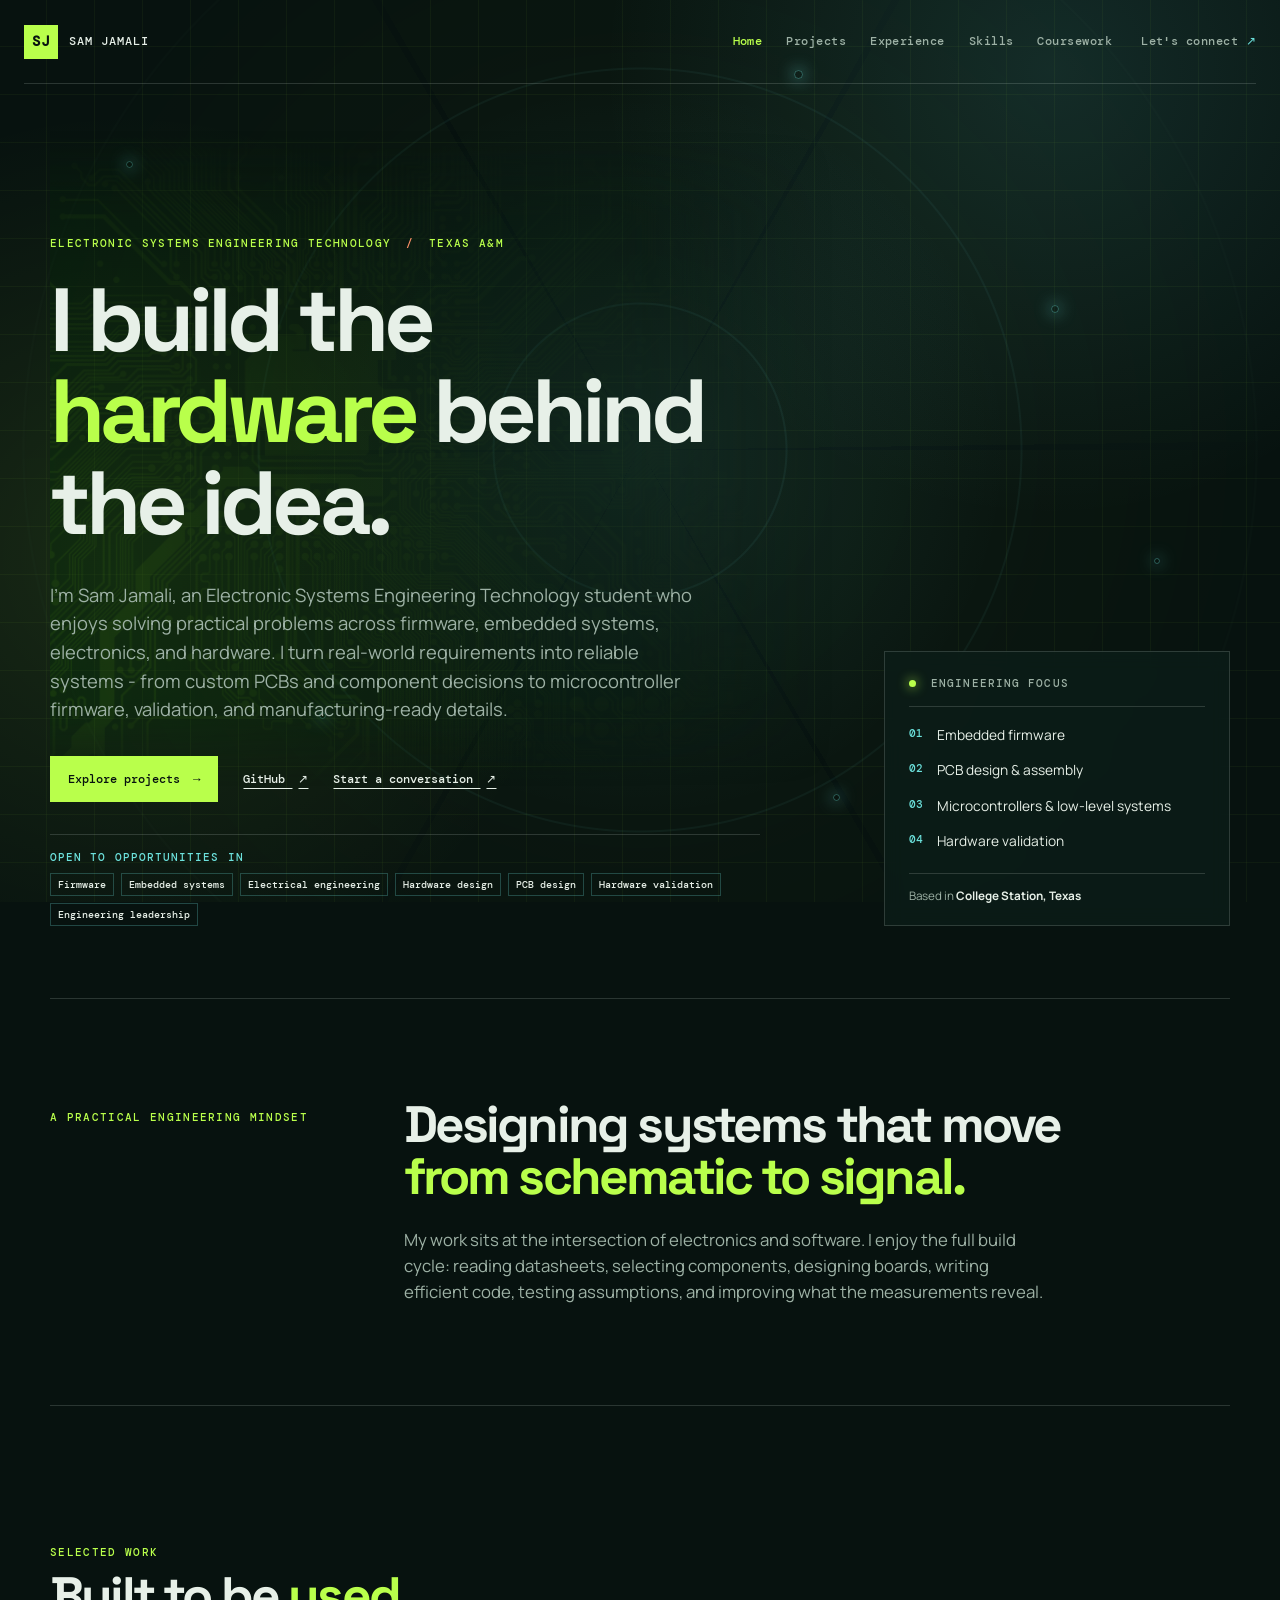
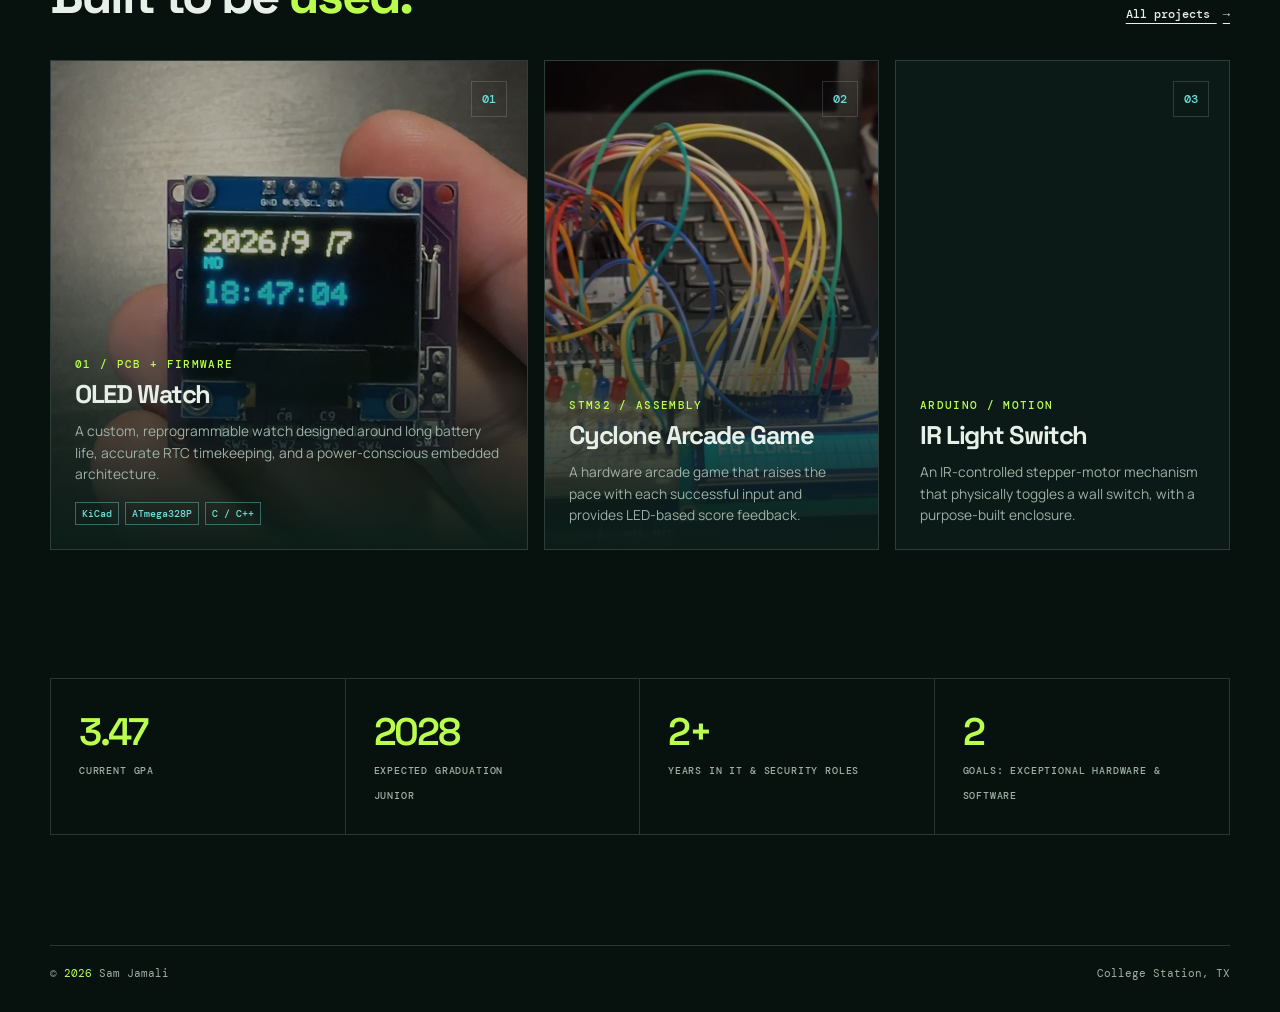
<file: index.html>
<!doctype html>
<html lang="en">
<head>
  <meta charset="utf-8">
  <meta name="viewport" content="width=device-width, initial-scale=1">
  <meta name="description" content="Sam Jamali - Electronic Systems Engineering Technology portfolio.">
  <title>Sam Jamali | Embedded Systems Engineer</title>
  <link rel="preconnect" href="https://fonts.googleapis.com">
  <link rel="preconnect" href="https://fonts.gstatic.com" crossorigin>
  <link href="https://fonts.googleapis.com/css2?family=DM+Mono:wght@400;500&family=Manrope:wght@400;500;600;700;800&family=Space+Grotesk:wght@500;600;700&display=swap" rel="stylesheet">
  <link rel="stylesheet" href="style.css">
  <link rel="stylesheet" href="enhancements.css">
  <script src="script.js" defer></script>
</head>
<body class="home">
  <a class="skip-link" href="#main">Skip to content</a>
  <div class="circuit-bg" aria-hidden="true"><i></i><i></i><i></i><i></i><i></i><i></i></div>
  <header class="site-header">
    <a class="brand" href="index.html" aria-label="Sam Jamali home"><span>SJ</span><b>SAM JAMALI</b></a>
    <button class="menu-toggle" aria-expanded="false" aria-controls="site-nav"><span></span><span></span><span></span><em>Menu</em></button>
    <nav id="site-nav" class="site-nav" aria-label="Primary navigation">
      <a class="active" href="index.html">Home</a><a href="projects.html">Projects</a><a href="experience.html">Experience</a><a href="skills.html">Skills</a><a href="coursework.html">Coursework</a><a class="nav-contact" href="contact.html">Let's connect <span>↗</span></a>
    </nav>
  </header>
  <main id="main">
    <section class="hero shell">
      <p class="eyebrow reveal">Electronic systems engineering technology <span>/</span> Texas A&amp;M</p>
      <div class="hero-grid">
        <div>
          <h1 class="reveal">I build the <em>hardware</em> behind the idea.</h1>
          <p class="hero-copy reveal">I’m Sam Jamali, an Electronic Systems Engineering Technology student who enjoys solving practical problems across firmware, embedded systems, electronics, and hardware. I turn real-world requirements into reliable systems - from custom PCBs and component decisions to microcontroller firmware, validation, and manufacturing-ready details.</p>
          <div class="hero-actions reveal"><a class="button" href="projects.html">Explore projects <span>→</span></a><a class="text-link" href="https://github.com/RedTempus" target="_blank" rel="noopener noreferrer">GitHub <span>↗</span></a><a class="text-link" href="contact.html#contact-details">Start a conversation <span>↗</span></a></div>
          <div class="opportunity-strip reveal" aria-label="Opportunities of interest"><span>Open to opportunities in</span><ul><li>Firmware</li><li>Embedded systems</li><li>Electrical engineering</li><li>Hardware design</li><li>PCB design</li><li>Hardware validation</li><li>Engineering leadership</li></ul></div>
        </div>
        <aside class="status-card reveal" aria-label="Current focus">
          <div class="status-head"><span class="live-dot"></span> Engineering focus</div>
          <ul><li><span>01</span><a href="projects.html#cyclone">Embedded firmware</a></li><li><span>02</span><a href="projects.html#oled-watch">PCB design &amp; assembly</a></li><li><span>03</span><a href="projects.html#oled-watch">Microcontrollers &amp; low-level systems</a></li><li><span>04</span><a href="projects.html#ir-switch">Hardware validation</a></li></ul>
          <p>Based in <strong>College Station, Texas</strong></p>
        </aside>
      </div>
    </section>
    <section class="intro-band shell reveal">
      <p class="section-kicker">A practical engineering mindset</p>
      <div><h2>Designing systems that move <em>from schematic to signal.</em></h2><p>My work sits at the intersection of electronics and software. I enjoy the full build cycle: reading datasheets, selecting components, designing boards, writing efficient code, testing assumptions, and improving what the measurements reveal.</p></div>
    </section>
    <section class="featured shell">
      <div class="section-heading reveal"><div><p class="section-kicker">Selected work</p><h2>Built to be <em>used.</em></h2></div><a class="text-link" href="projects.html">All projects <span>→</span></a></div>
      <div class="project-preview-grid">
        <article class="preview-card featured-card watch-preview reveal"><a class="card-hit-area" href="projects.html#oled-watch" aria-label="View OLED Watch project"></a><div class="preview-project-image"><img src="assets/watch/topview.png" alt="OLED Watch top view"></div><div class="mini-mark">01</div><p class="card-index">01 / PCB + firmware</p><h3>OLED Watch</h3><p>A custom, reprogrammable watch designed around long battery life, accurate RTC timekeeping, and a power-conscious embedded architecture.</p><div class="tag-row"><span>KiCad</span><span>ATmega328P</span><span>C / C++</span></div></article>
        <article class="preview-card cyclone-preview reveal"><a class="card-hit-area" href="projects.html#cyclone" aria-label="View Cyclone Arcade Game"></a><div class="preview-project-image"><img src="assets/cyclone/toppic.PNG" alt="Cyclone Arcade Game prototype"></div><div class="mini-mark">02</div><p class="card-index">STM32 / Assembly</p><h3>Cyclone Arcade Game</h3><p>A hardware arcade game that raises the pace with each successful input and provides LED-based score feedback.</p></article>
        <article class="preview-card reveal"><a class="card-hit-area" href="projects.html#ir-switch" aria-label="View IR Remote Light Switch"></a><div class="mini-mark">03</div><p class="card-index">Arduino / Motion</p><h3>IR Light Switch</h3><p>An IR-controlled stepper-motor mechanism that physically toggles a wall switch, with a purpose-built enclosure.</p></article>
      </div>
    </section>
    <section class="numbers shell reveal" aria-label="Portfolio highlights"><div><strong>3.47</strong><span>Current GPA</span></div><div><strong>2028</strong><span>Expected graduation<br>Junior</span></div><div><strong>2+</strong><span>Years in IT &amp; security roles</span></div><div><strong>2</strong><span>Goals: exceptional hardware &amp; software</span></div></section>
  </main>
  <footer class="site-footer shell"><p>© <span data-year></span> Sam Jamali</p><p>College Station, TX</p></footer>
</body>
</html>
</file>
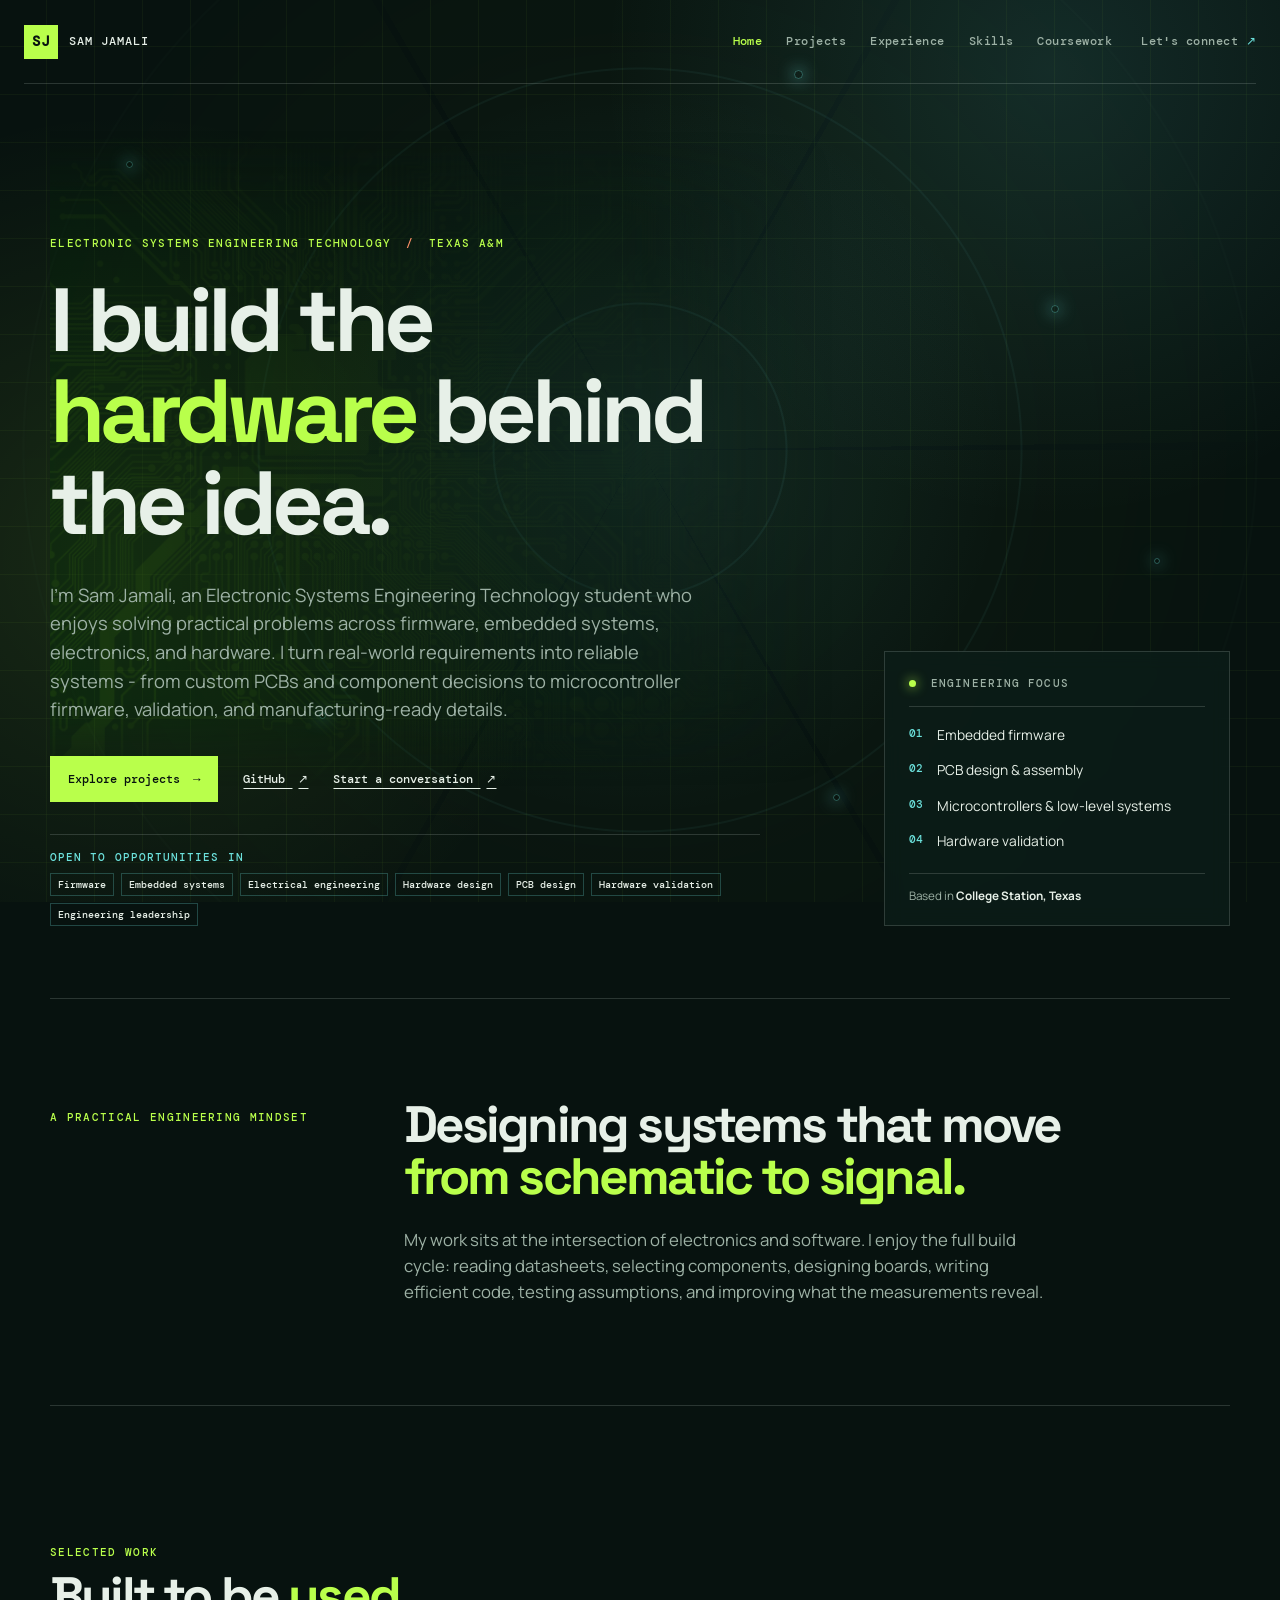
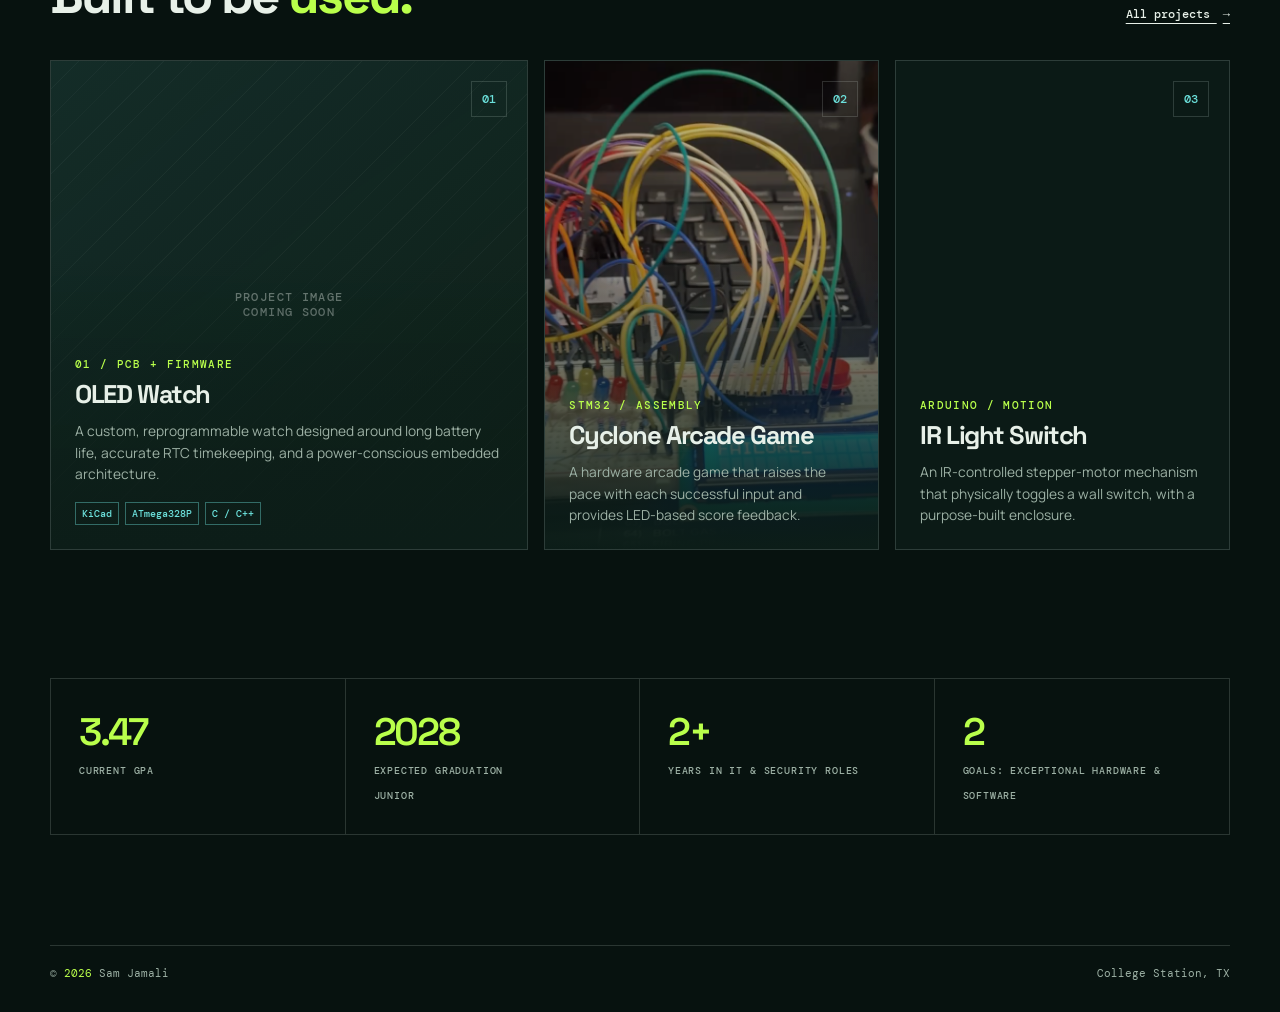
<file: sam-portfolio/index.html>
<!doctype html>
<html lang="en">
<head>
  <meta charset="utf-8">
  <meta name="viewport" content="width=device-width, initial-scale=1">
  <meta name="description" content="Sam Jamali - Electronic Systems Engineering Technology portfolio.">
  <title>Sam Jamali | Embedded Systems Engineer</title>
  <link rel="preconnect" href="https://fonts.googleapis.com">
  <link rel="preconnect" href="https://fonts.gstatic.com" crossorigin>
  <link href="https://fonts.googleapis.com/css2?family=DM+Mono:wght@400;500&family=Manrope:wght@400;500;600;700;800&family=Space+Grotesk:wght@500;600;700&display=swap" rel="stylesheet">
  <link rel="stylesheet" href="style.css">
  <link rel="stylesheet" href="enhancements.css">
  <script src="script.js" defer></script>
</head>
<body class="home">
  <a class="skip-link" href="#main">Skip to content</a>
  <div class="circuit-bg" aria-hidden="true"><i></i><i></i><i></i><i></i><i></i><i></i></div>
  <header class="site-header">
    <a class="brand" href="index.html" aria-label="Sam Jamali home"><span>SJ</span><b>SAM JAMALI</b></a>
    <button class="menu-toggle" aria-expanded="false" aria-controls="site-nav"><span></span><span></span><span></span><em>Menu</em></button>
    <nav id="site-nav" class="site-nav" aria-label="Primary navigation">
      <a class="active" href="index.html">Home</a><a href="projects.html">Projects</a><a href="experience.html">Experience</a><a href="skills.html">Skills</a><a href="coursework.html">Coursework</a><a class="nav-contact" href="contact.html">Let's connect <span>↗</span></a>
    </nav>
  </header>
  <main id="main">
    <section class="hero shell">
      <p class="eyebrow reveal">Electronic systems engineering technology <span>/</span> Texas A&amp;M</p>
      <div class="hero-grid">
        <div>
          <h1 class="reveal">I build the <em>hardware</em> behind the idea.</h1>
          <p class="hero-copy reveal">I’m Sam Jamali, an Electronic Systems Engineering Technology student who enjoys solving practical problems across firmware, embedded systems, electronics, and hardware. I turn real-world requirements into reliable systems - from custom PCBs and component decisions to microcontroller firmware, validation, and manufacturing-ready details.</p>
          <div class="hero-actions reveal"><a class="button" href="projects.html">Explore projects <span>→</span></a><a class="text-link" href="https://github.com/RedTempus" target="_blank" rel="noopener noreferrer">GitHub <span>↗</span></a><a class="text-link" href="contact.html#contact-details">Start a conversation <span>↗</span></a></div>
          <div class="opportunity-strip reveal" aria-label="Opportunities of interest"><span>Open to opportunities in</span><ul><li>Firmware</li><li>Embedded systems</li><li>Electrical engineering</li><li>Hardware design</li><li>PCB design</li><li>Hardware validation</li><li>Engineering leadership</li></ul></div>
        </div>
        <aside class="status-card reveal" aria-label="Current focus">
          <div class="status-head"><span class="live-dot"></span> Engineering focus</div>
          <ul><li><span>01</span><a href="projects.html#cyclone">Embedded firmware</a></li><li><span>02</span><a href="projects.html#oled-watch">PCB design &amp; assembly</a></li><li><span>03</span><a href="projects.html#oled-watch">Microcontrollers &amp; low-level systems</a></li><li><span>04</span><a href="projects.html#ir-switch">Hardware validation</a></li></ul>
          <p>Based in <strong>College Station, Texas</strong></p>
        </aside>
      </div>
    </section>
    <section class="intro-band shell reveal">
      <p class="section-kicker">A practical engineering mindset</p>
      <div><h2>Designing systems that move <em>from schematic to signal.</em></h2><p>My work sits at the intersection of electronics and software. I enjoy the full build cycle: reading datasheets, selecting components, designing boards, writing efficient code, testing assumptions, and improving what the measurements reveal.</p></div>
    </section>
    <section class="featured shell">
      <div class="section-heading reveal"><div><p class="section-kicker">Selected work</p><h2>Built to be <em>used.</em></h2></div><a class="text-link" href="projects.html">All projects <span>→</span></a></div>
      <div class="project-preview-grid">
        <article class="preview-card featured-card reveal"><a class="card-hit-area" href="projects.html#oled-watch" aria-label="View OLED Watch project"></a><div class="photo-placeholder"><span>Project image<br>coming soon</span></div><div class="mini-mark">01</div><p class="card-index">01 / PCB + firmware</p><h3>OLED Watch</h3><p>A custom, reprogrammable watch designed around long battery life, accurate RTC timekeeping, and a power-conscious embedded architecture.</p><div class="tag-row"><span>KiCad</span><span>ATmega328P</span><span>C / C++</span></div></article>
        <article class="preview-card cyclone-preview reveal"><a class="card-hit-area" href="projects.html#cyclone" aria-label="View Cyclone Arcade Game"></a><div class="preview-project-image"><img src="assets/cyclone/toppic.PNG" alt="Cyclone Arcade Game prototype"></div><div class="mini-mark">02</div><p class="card-index">STM32 / Assembly</p><h3>Cyclone Arcade Game</h3><p>A hardware arcade game that raises the pace with each successful input and provides LED-based score feedback.</p></article>
        <article class="preview-card reveal"><a class="card-hit-area" href="projects.html#ir-switch" aria-label="View IR Remote Light Switch"></a><div class="mini-mark">03</div><p class="card-index">Arduino / Motion</p><h3>IR Light Switch</h3><p>An IR-controlled stepper-motor mechanism that physically toggles a wall switch, with a purpose-built enclosure.</p></article>
      </div>
    </section>
    <section class="numbers shell reveal" aria-label="Portfolio highlights"><div><strong>3.47</strong><span>Current GPA</span></div><div><strong>2028</strong><span>Expected graduation<br>Junior</span></div><div><strong>2+</strong><span>Years in IT &amp; security roles</span></div><div><strong>2</strong><span>Goals: exceptional hardware &amp; software</span></div></section>
  </main>
  <footer class="site-footer shell"><p>© <span data-year></span> Sam Jamali</p><p>College Station, TX</p></footer>
</body>
</html>
</file>
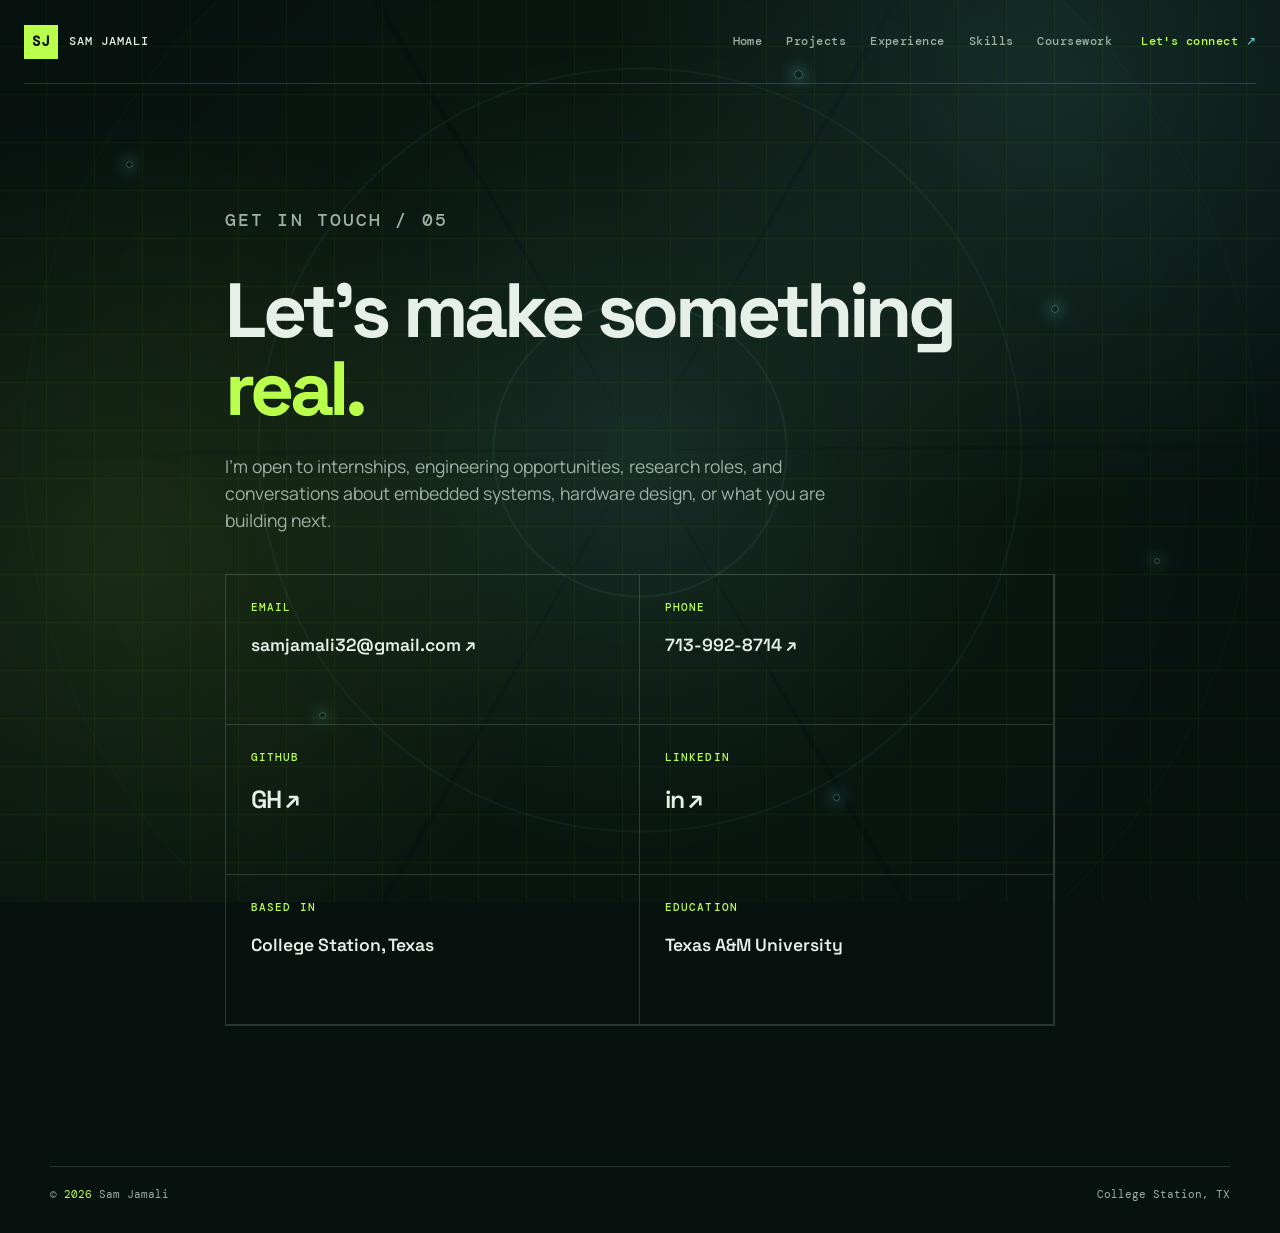
<file: contact.html>
<!doctype html>
<html lang="en">
<head>
<meta charset="utf-8">
<meta name="viewport" content="width=device-width, initial-scale=1">
<meta name="description" content="Contact Sam Jamali.">
<title>Contact | Sam Jamali</title>
<link rel="preconnect" href="https://fonts.googleapis.com">
<link rel="preconnect" href="https://fonts.gstatic.com" crossorigin>
<link href="https://fonts.googleapis.com/css2?family=DM+Mono:wght@400;500&family=Manrope:wght@400;500;600;700;800&family=Space+Grotesk:wght@500;600;700&display=swap" rel="stylesheet">
<link rel="stylesheet" href="style.css">
<link rel="stylesheet" href="enhancements.css">
<script src="script.js" defer>
</script>
</head>
<body>
<a class="skip-link" href="#main">Skip to content</a>
<div class="circuit-bg" aria-hidden="true">
<i>
</i>
<i>
</i>
<i>
</i>
<i>
</i>
<i>
</i>
<i>
</i>
</div>
<header class="site-header">
<a class="brand" href="index.html">
<span>SJ</span>
<b>SAM JAMALI</b>
</a>
<button class="menu-toggle" aria-expanded="false" aria-controls="site-nav">
<span>
</span>
<span>
</span>
<span>
</span>
<em>Menu</em>
</button>
<nav id="site-nav" class="site-nav" aria-label="Primary navigation">
<a href="index.html">Home</a>
<a href="projects.html">Projects</a>
<a href="experience.html">Experience</a>
<a href="skills.html">Skills</a>
<a href="coursework.html">Coursework</a>
<a class="active nav-contact" href="contact.html">Let's connect <span>↗</span>
</a>
</nav>
</header>
<main id="main">
<section class="contact-wrap shell">
<p class="eyebrow">Get in touch / 05</p>
<h1>Let's make something <em>real.</em>
</h1>
<p>I’m open to internships, engineering opportunities, research roles, and conversations about embedded systems, hardware design, or what you are building next.</p>
<div id="contact-details" class="contact-grid">
<a href="mailto:samjamali32@gmail.com">
<small>Email</small>
<strong>samjamali32@gmail.com ↗</strong>
</a>
<a href="tel:+17139928714">
<small>Phone</small>
<strong>713-992-8714 ↗</strong>
</a>
<a class="social-square github-square" href="https://github.com/RedTempus" target="_blank" rel="noopener noreferrer">
<small>GitHub</small>
<strong>GH ↗</strong>
</a>
<a class="social-square linkedin-square" href="https://www.linkedin.com/in/sam-jamali/" target="_blank" rel="noopener noreferrer">
<small>LinkedIn</small>
<strong>in ↗</strong>
</a>
<div>
<small>Based in</small>
<strong>College Station, Texas</strong>
</div>
<div>
<small>Education</small>
<strong>Texas A&amp;M University</strong>
</div>
</div>
</section>
</main>
<footer class="site-footer shell">
<p>© <span data-year>
</span> Sam Jamali</p>
<p>College Station, TX</p>
</footer>
</body>
</html>
</file>
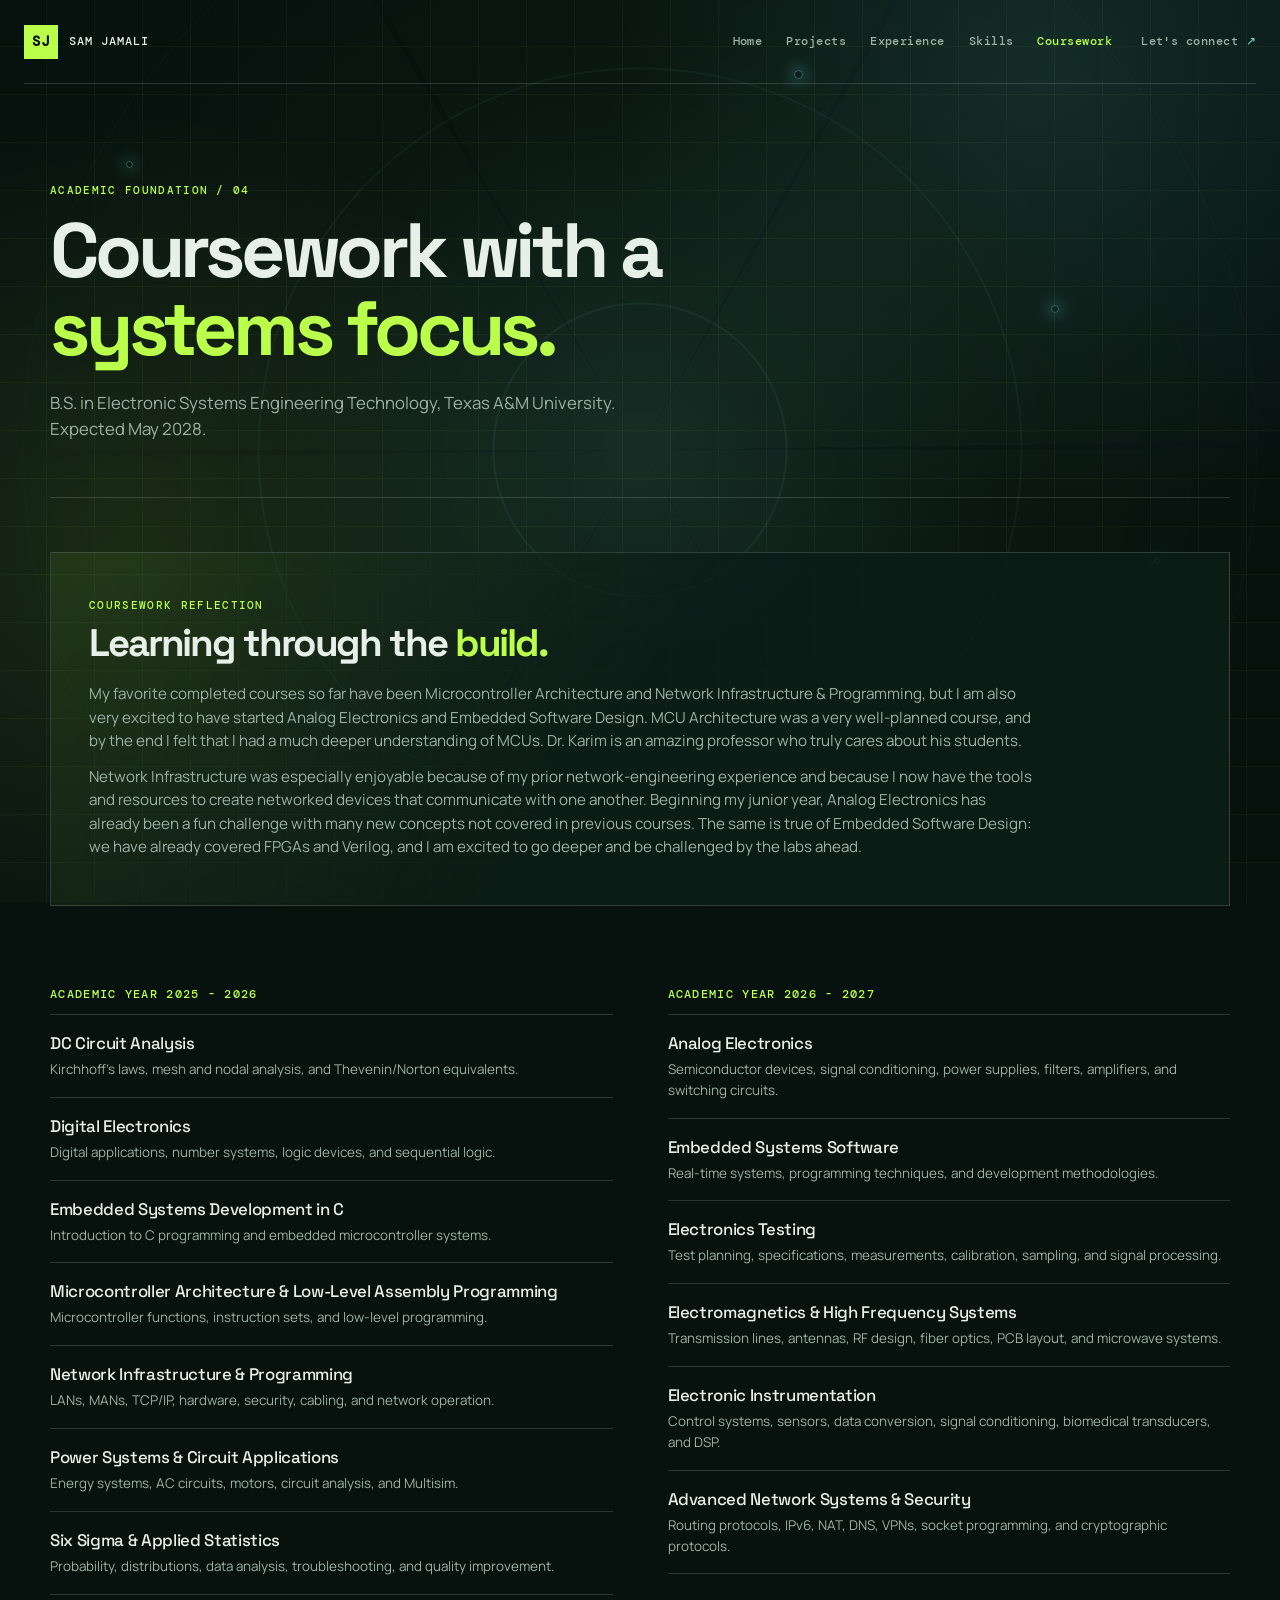
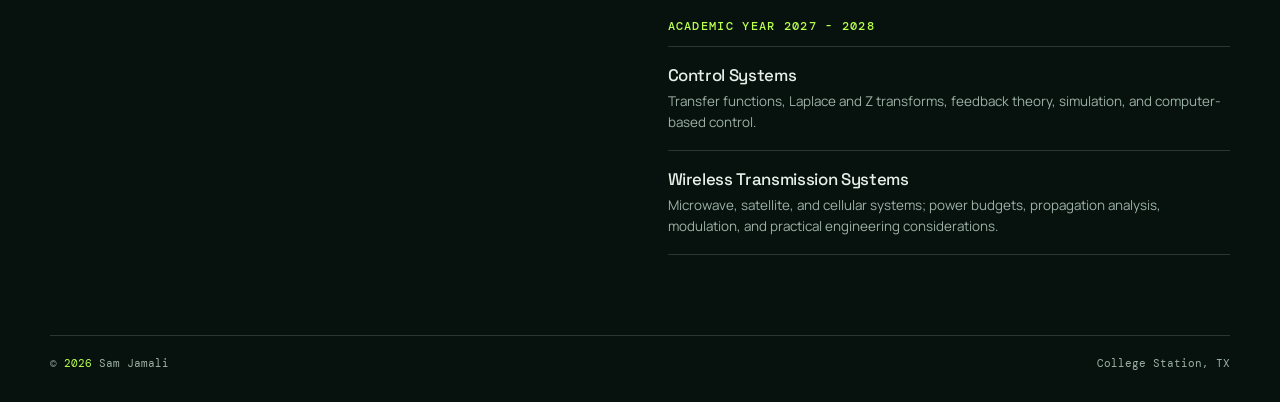
<file: coursework.html>
<!doctype html>
<html lang="en">
<head>
<meta charset="utf-8">
<meta name="viewport" content="width=device-width, initial-scale=1">
<meta name="description" content="Academic coursework of Sam Jamali.">
<title>Coursework | Sam Jamali</title>
<link rel="preconnect" href="https://fonts.googleapis.com">
<link rel="preconnect" href="https://fonts.gstatic.com" crossorigin>
<link href="https://fonts.googleapis.com/css2?family=DM+Mono:wght@400;500&family=Manrope:wght@400;500;600;700;800&family=Space+Grotesk:wght@500;600;700&display=swap" rel="stylesheet">
<link rel="stylesheet" href="style.css">
<link rel="stylesheet" href="enhancements.css">
<script src="script.js" defer>
</script>
</head>
<body>
<a class="skip-link" href="#main">Skip to content</a>
<div class="circuit-bg" aria-hidden="true">
<i>
</i>
<i>
</i>
<i>
</i>
<i>
</i>
<i>
</i>
<i>
</i>
</div>
<header class="site-header">
<a class="brand" href="index.html">
<span>SJ</span>
<b>SAM JAMALI</b>
</a>
<button class="menu-toggle" aria-expanded="false" aria-controls="site-nav">
<span>
</span>
<span>
</span>
<span>
</span>
<em>Menu</em>
</button>
<nav id="site-nav" class="site-nav" aria-label="Primary navigation">
<a href="index.html">Home</a>
<a href="projects.html">Projects</a>
<a href="experience.html">Experience</a>
<a href="skills.html">Skills</a>
<a class="active" href="coursework.html">Coursework</a>
<a class="nav-contact" href="contact.html">Let's connect <span>↗</span>
</a>
</nav>
</header>
<main id="main">
<section class="page-hero shell">
<p class="eyebrow">Academic foundation / 04</p>
<h1>Coursework with a <em>systems focus.</em>
</h1>
<p>B.S. in Electronic Systems Engineering Technology, Texas A&amp;M University.<br>Expected May 2028.</p>
</section>
<section class="course-reflection shell reveal" aria-labelledby="course-reflection-title">
<p class="section-kicker">Coursework reflection</p>
<h2 id="course-reflection-title">Learning through the <em>build.</em></h2>
<p>My favorite completed courses so far have been Microcontroller Architecture and Network Infrastructure &amp; Programming, but I am also very excited to have started Analog Electronics and Embedded Software Design. MCU Architecture was a very well-planned course, and by the end I felt that I had a much deeper understanding of MCUs. Dr. Karim is an amazing professor who truly cares about his students.</p>
<p>Network Infrastructure was especially enjoyable because of my prior network-engineering experience and because I now have the tools and resources to create networked devices that communicate with one another. Beginning my junior year, Analog Electronics has already been a fun challenge with many new concepts not covered in previous courses. The same is true of Embedded Software Design: we have already covered FPGAs and Verilog, and I am excited to go deeper and be challenged by the labs ahead.</p>
</section>
<section class="page-section shell">
<div class="course-columns">
<div>
<div class="course-year reveal">
<h2>Academic year 2025 - 2026</h2>
<ul class="course-list">
<li>
<h3>DC Circuit Analysis</h3>
<p>Kirchhoff's laws, mesh and nodal analysis, and Thevenin/Norton equivalents.</p>
</li>
<li>
<h3>Digital Electronics</h3>
<p>Digital applications, number systems, logic devices, and sequential logic.</p>
</li>
<li>
<h3>Embedded Systems Development in C</h3>
<p>Introduction to C programming and embedded microcontroller systems.</p>
</li>
<li>
<h3>Microcontroller Architecture &amp; Low-Level Assembly Programming</h3>
<p>Microcontroller functions, instruction sets, and low-level programming.</p>
</li>
<li>
<h3>Network Infrastructure &amp; Programming</h3>
<p>LANs, MANs, TCP/IP, hardware, security, cabling, and network operation.</p>
</li>
<li>
<h3>Power Systems &amp; Circuit Applications</h3>
<p>Energy systems, AC circuits, motors, circuit analysis, and Multisim.</p>
</li>
<li>
<h3>Six Sigma &amp; Applied Statistics</h3>
<p>Probability, distributions, data analysis, troubleshooting, and quality improvement.</p>
</li>
</ul>
</div>
</div>
<div>
<div class="course-year reveal">
<h2>Academic year 2026 - 2027</h2>
<ul class="course-list">
<li>
<h3>Analog Electronics</h3>
<p>Semiconductor devices, signal conditioning, power supplies, filters, amplifiers, and switching circuits.</p>
</li>
<li>
<h3>Embedded Systems Software</h3>
<p>Real-time systems, programming techniques, and development methodologies.</p>
</li>
<li>
<h3>Electronics Testing</h3>
<p>Test planning, specifications, measurements, calibration, sampling, and signal processing.</p>
</li>
<li>
<h3>Electromagnetics &amp; High Frequency Systems</h3>
<p>Transmission lines, antennas, RF design, fiber optics, PCB layout, and microwave systems.</p>
</li>
<li>
<h3>Electronic Instrumentation</h3>
<p>Control systems, sensors, data conversion, signal conditioning, biomedical transducers, and DSP.</p>
</li>
<li>
<h3>Advanced Network Systems &amp; Security</h3>
<p>Routing protocols, IPv6, NAT, DNS, VPNs, socket programming, and cryptographic protocols.</p>
</li>
</ul>
</div>
<div class="course-year reveal">
<h2>Academic year 2027 - 2028</h2>
<ul class="course-list">
<li>
<h3>Control Systems</h3>
<p>Transfer functions, Laplace and Z transforms, feedback theory, simulation, and computer-based control.</p>
</li>
<li>
<h3>Wireless Transmission Systems</h3>
<p>Microwave, satellite, and cellular systems; power budgets, propagation analysis, modulation, and practical engineering considerations.</p>
</li>
</ul>
</div>
</div>
</div>
</section>
</main>
<footer class="site-footer shell">
<p>© <span data-year>
</span> Sam Jamali</p>
<p>College Station, TX</p>
</footer>
</body>
</html>
</file>
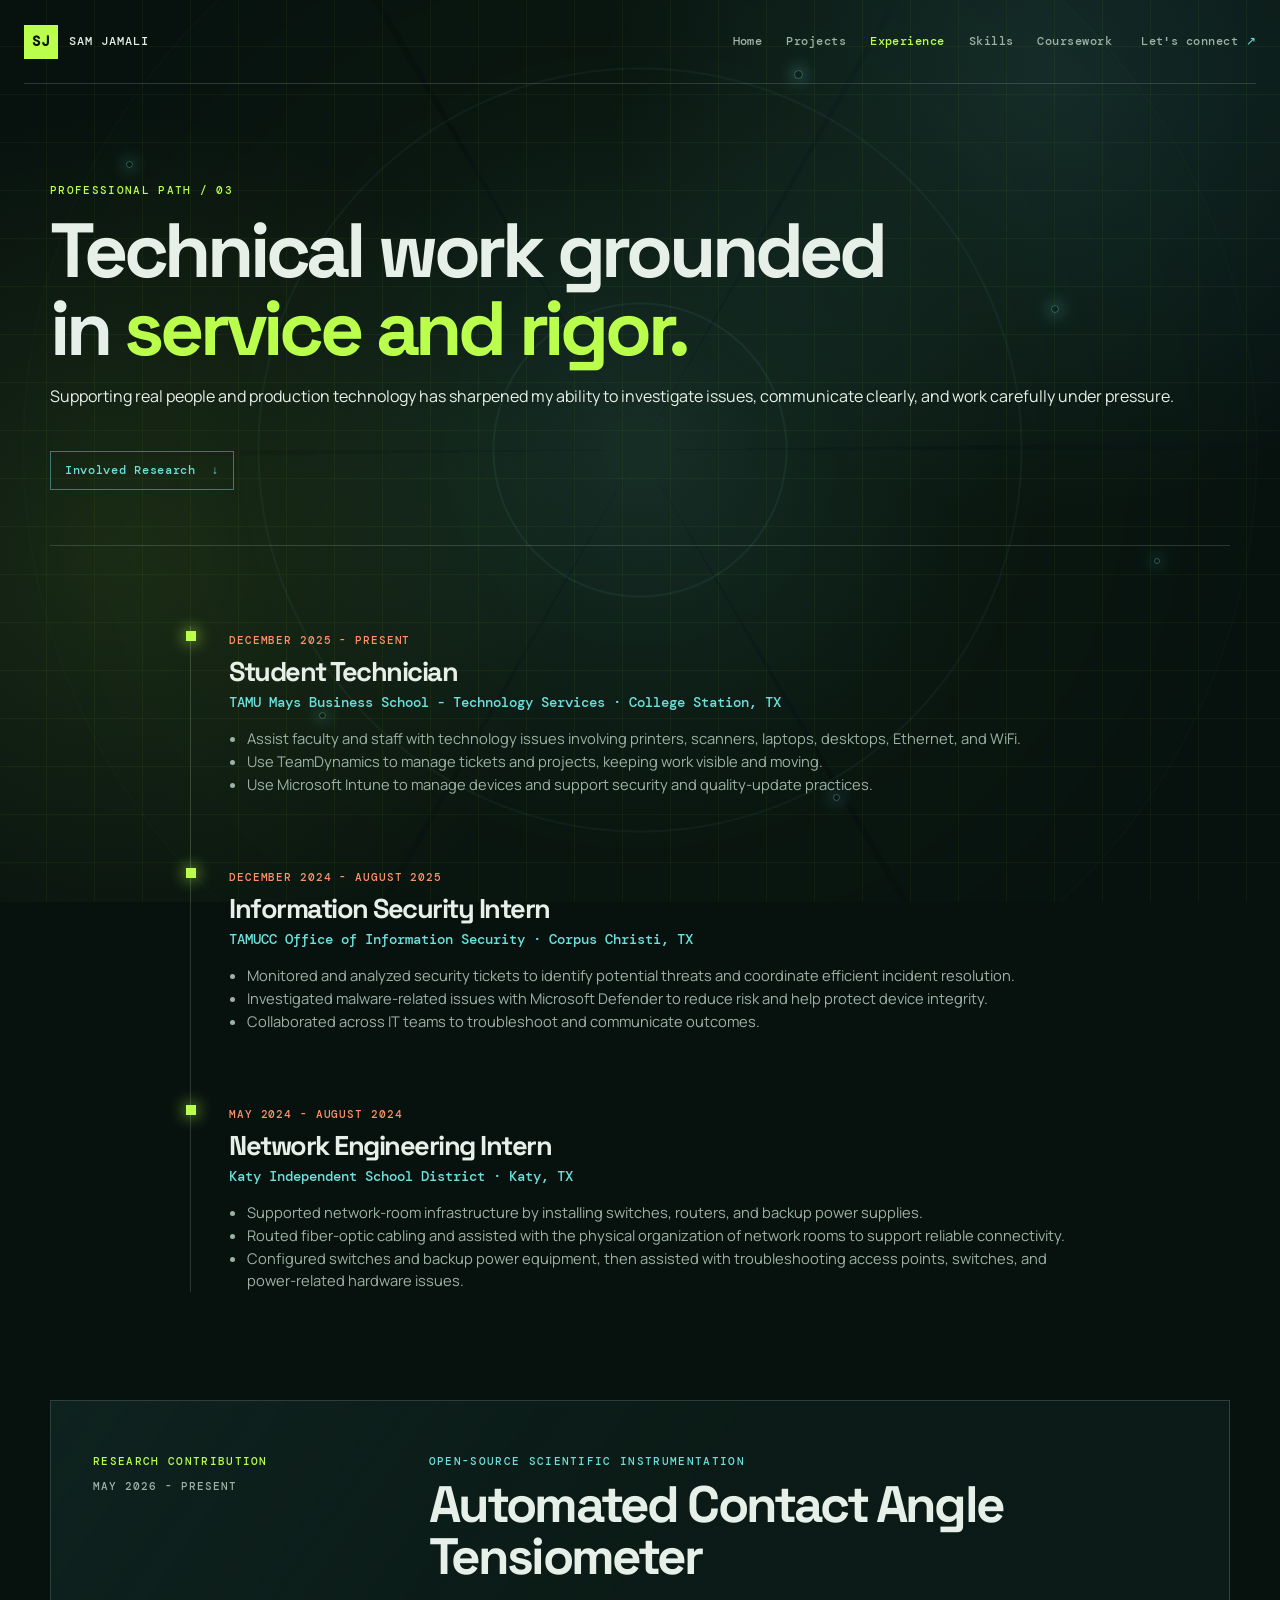
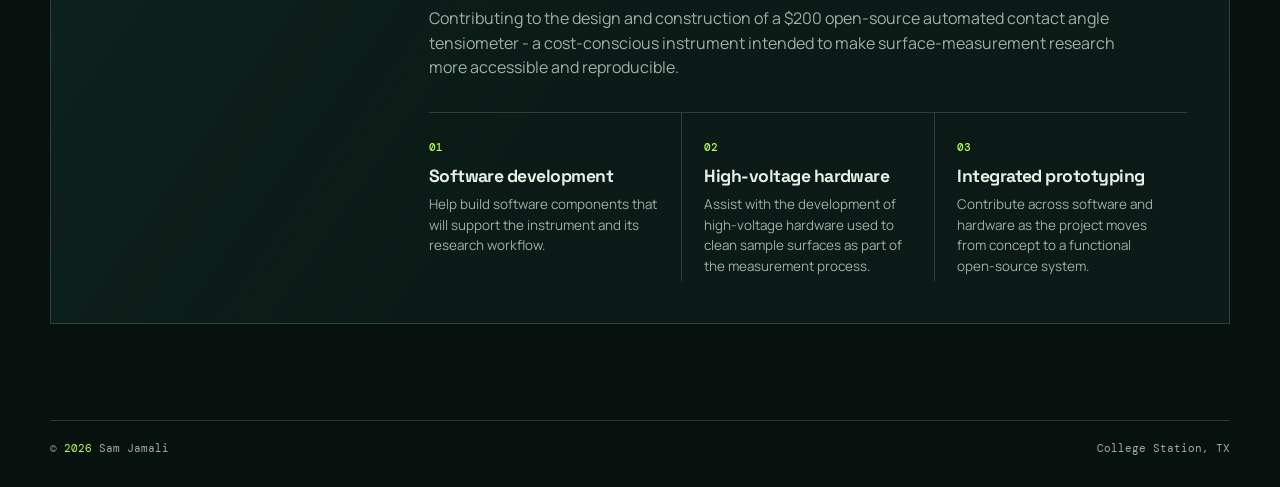
<file: experience.html>
<!doctype html>
<html lang="en">
<head>
<meta charset="utf-8">
<meta name="viewport" content="width=device-width, initial-scale=1">
<meta name="description" content="Professional experience of Sam Jamali.">
<title>Experience | Sam Jamali</title>
<link rel="preconnect" href="https://fonts.googleapis.com">
<link rel="preconnect" href="https://fonts.gstatic.com" crossorigin>
<link href="https://fonts.googleapis.com/css2?family=DM+Mono:wght@400;500&family=Manrope:wght@400;500;600;700;800&family=Space+Grotesk:wght@500;600;700&display=swap" rel="stylesheet">
<link rel="stylesheet" href="style.css">
<link rel="stylesheet" href="enhancements.css">
<script src="script.js" defer>
</script>
</head>
<body>
<a class="skip-link" href="#main">Skip to content</a>
<div class="circuit-bg" aria-hidden="true">
<i>
</i>
<i>
</i>
<i>
</i>
<i>
</i>
<i>
</i>
<i>
</i>
</div>
<header class="site-header">
<a class="brand" href="index.html">
<span>SJ</span>
<b>SAM JAMALI</b>
</a>
<button class="menu-toggle" aria-expanded="false" aria-controls="site-nav">
<span>
</span>
<span>
</span>
<span>
</span>
<em>Menu</em>
</button>
<nav id="site-nav" class="site-nav" aria-label="Primary navigation">
<a href="index.html">Home</a>
<a href="projects.html">Projects</a>
<a class="active" href="experience.html">Experience</a>
<a href="skills.html">Skills</a>
<a href="coursework.html">Coursework</a>
<a class="nav-contact" href="contact.html">Let's connect <span>↗</span>
</a>
</nav>
</header>
<main id="main">
<section class="page-hero shell">
<p class="eyebrow">Professional path / 03</p>
<h1>Technical work grounded in <em>service and rigor.</em>
</h1>
<p>Supporting real people and production technology has sharpened my ability to investigate issues, communicate clearly, and work carefully under pressure.</p>
<a class="research-jump" href="#research-title">Involved Research <span>↓</span></a>
</section>
<section class="page-section shell">
<div class="timeline">
<article class="role reveal">
<time>December 2025 - Present</time>
<h2>Student Technician</h2>
<h3>TAMU Mays Business School - Technology Services · College Station, TX</h3>
<ul>
<li>Assist faculty and staff with technology issues involving printers, scanners, laptops, desktops, Ethernet, and WiFi.</li>
<li>Use TeamDynamics to manage tickets and projects, keeping work visible and moving.</li>
<li>Use Microsoft Intune to manage devices and support security and quality-update practices.</li>
</ul>
</article>
<article class="role reveal">
<time>December 2024 - August 2025</time>
<h2>Information Security Intern</h2>
<h3>TAMUCC Office of Information Security · Corpus Christi, TX</h3>
<ul>
<li>Monitored and analyzed security tickets to identify potential threats and coordinate efficient incident resolution.</li>
<li>Investigated malware-related issues with Microsoft Defender to reduce risk and help protect device integrity.</li>
<li>Collaborated across IT teams to troubleshoot and communicate outcomes.</li>
</ul>
</article>
<article class="role reveal">
<time>May 2024 - August 2024</time>
<h2>Network Engineering Intern</h2>
<h3>Katy Independent School District · Katy, TX</h3>
<ul>
<li>Supported network-room infrastructure by installing switches, routers, and backup power supplies.</li>
<li>Routed fiber-optic cabling and assisted with the physical organization of network rooms to support reliable connectivity.</li>
<li>Configured switches and backup power equipment, then assisted with troubleshooting access points, switches, and power-related hardware issues.</li>
</ul>
</article>
</div>
</section>
<section class="research-section shell reveal" aria-labelledby="research-title">
<div class="research-label">
<p class="section-kicker">Research contribution</p>
<p>May 2026 - Present</p>
</div>
<div class="research-content">
<p class="eyebrow">Open-source scientific instrumentation</p>
<h2 id="research-title">Automated Contact Angle Tensiometer</h2>
<p class="research-intro">Contributing to the design and construction of a $200 open-source automated contact angle tensiometer - a cost-conscious instrument intended to make surface-measurement research more accessible and reproducible.</p>
<div class="research-points">
<article><span>01</span><h3>Software development</h3><p>Help build software components that will support the instrument and its research workflow.</p></article>
<article><span>02</span><h3>High-voltage hardware</h3><p>Assist with the development of high-voltage hardware used to clean sample surfaces as part of the measurement process.</p></article>
<article><span>03</span><h3>Integrated prototyping</h3><p>Contribute across software and hardware as the project moves from concept to a functional open-source system.</p></article>
</div>
</div>
</section>
</main>
<footer class="site-footer shell">
<p>© <span data-year>
</span> Sam Jamali</p>
<p>College Station, TX</p>
</footer>
</body>
</html>
</file>
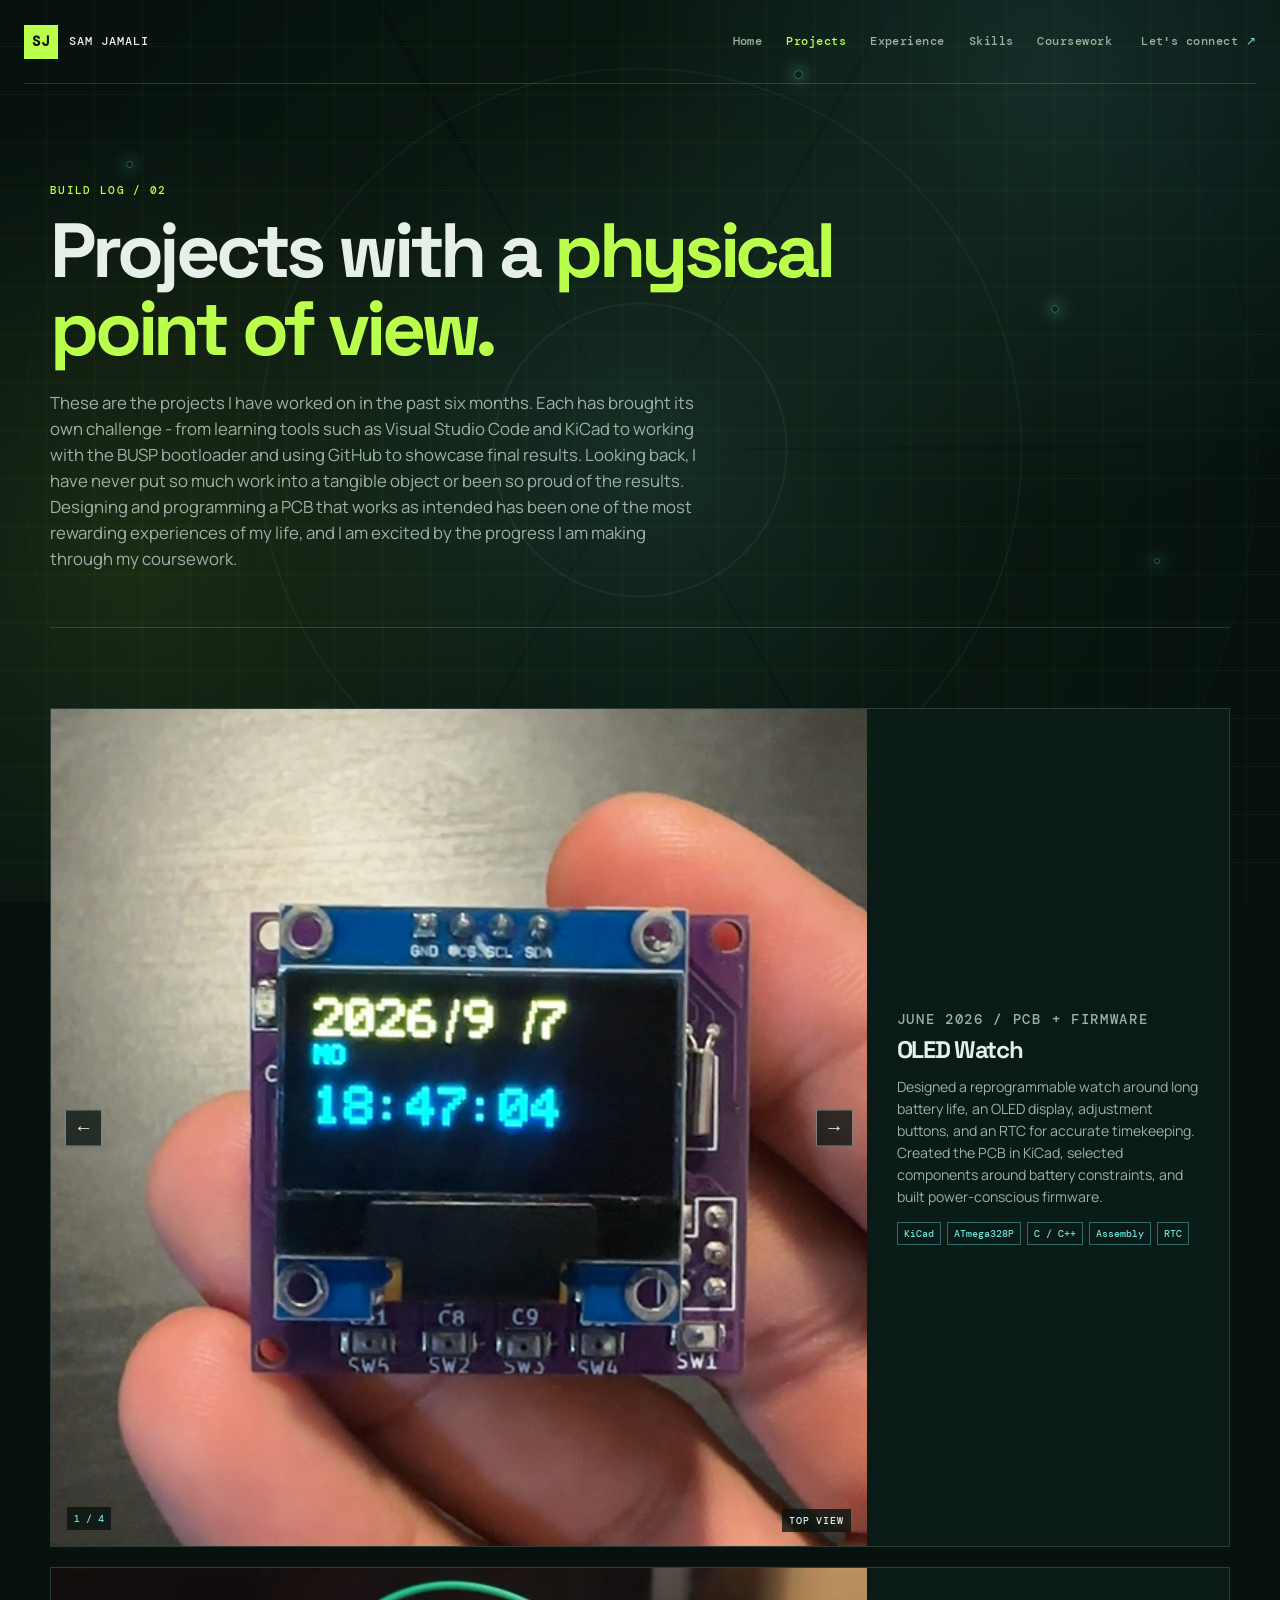
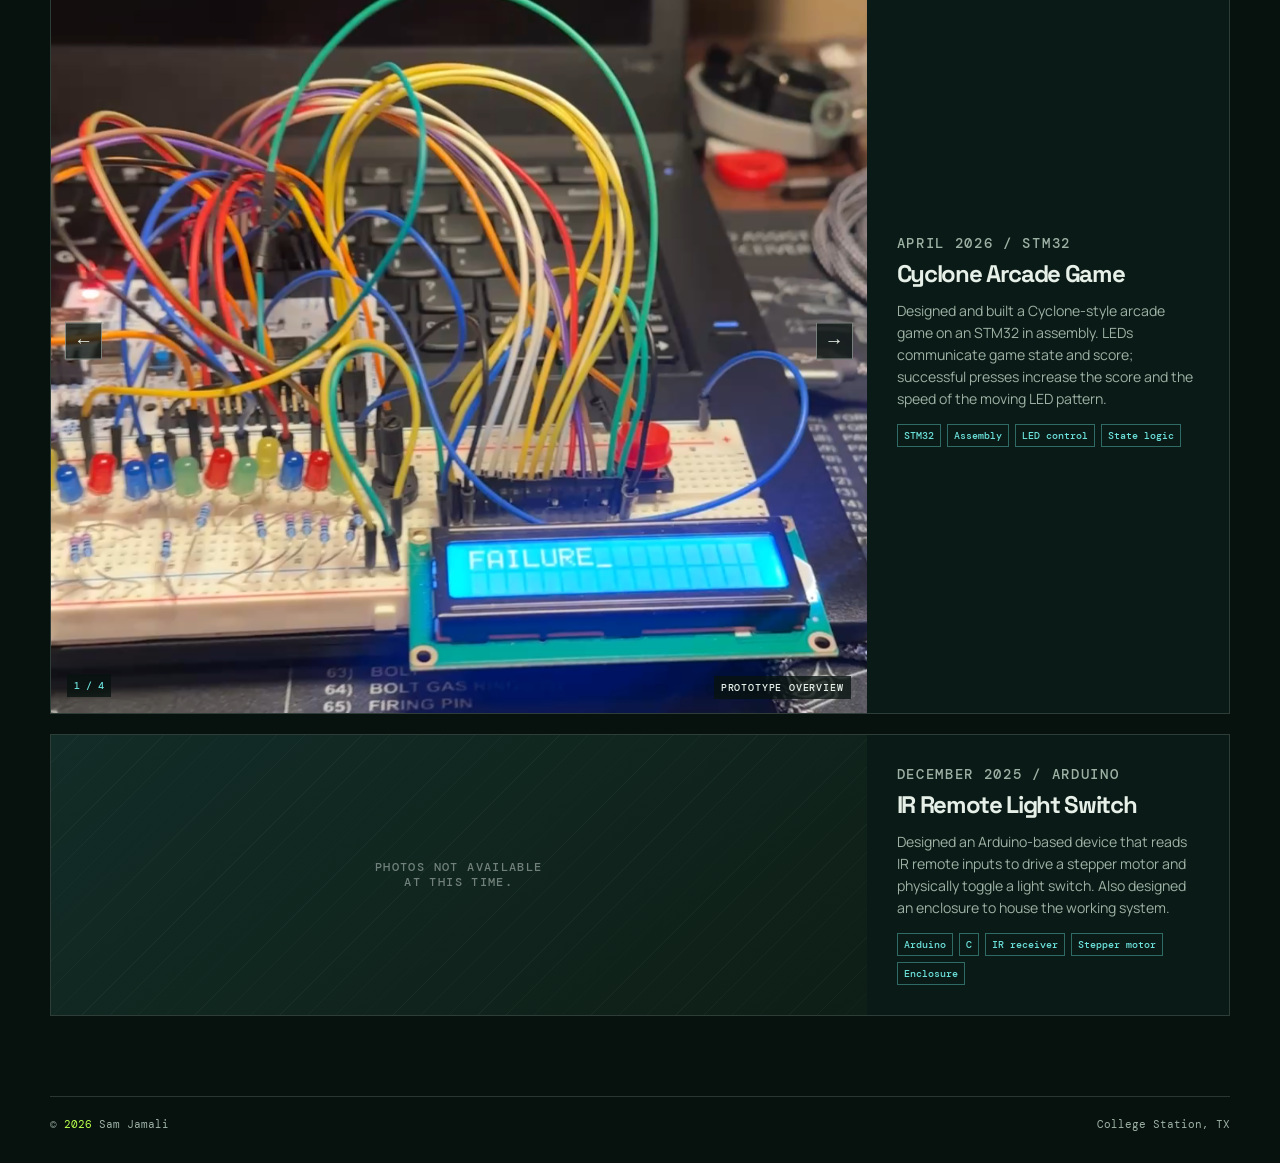
<file: projects.html>
<!doctype html>
<html lang="en">
<head>
<meta charset="utf-8">
<meta name="viewport" content="width=device-width, initial-scale=1">
<meta name="description" content="Embedded systems projects by Sam Jamali.">
<title>Projects | Sam Jamali</title>
<link rel="preconnect" href="https://fonts.googleapis.com">
<link rel="preconnect" href="https://fonts.gstatic.com" crossorigin>
<link href="https://fonts.googleapis.com/css2?family=DM+Mono:wght@400;500&family=Manrope:wght@400;500;600;700;800&family=Space+Grotesk:wght@500;600;700&display=swap" rel="stylesheet">
<link rel="stylesheet" href="style.css">
<link rel="stylesheet" href="enhancements.css">
<script src="script.js" defer>
</script>
</head>
<body>
<a class="skip-link" href="#main">Skip to content</a>
<div class="circuit-bg" aria-hidden="true">
<i>
</i>
<i>
</i>
<i>
</i>
<i>
</i>
<i>
</i>
<i>
</i>
</div>
<header class="site-header">
<a class="brand" href="index.html">
<span>SJ</span>
<b>SAM JAMALI</b>
</a>
<button class="menu-toggle" aria-expanded="false" aria-controls="site-nav">
<span>
</span>
<span>
</span>
<span>
</span>
<em>Menu</em>
</button>
<nav id="site-nav" class="site-nav" aria-label="Primary navigation">
<a href="index.html">Home</a>
<a class="active" href="projects.html">Projects</a>
<a href="experience.html">Experience</a>
<a href="skills.html">Skills</a>
<a href="coursework.html">Coursework</a>
<a class="nav-contact" href="contact.html">Let's connect <span>↗</span>
</a>
</nav>
</header>
<main id="main">
<section class="page-hero shell">
<p class="eyebrow">Build log / 02</p>
<h1>Projects with a <em>physical point of view.</em>
</h1>
<p>These are the projects I have worked on in the past six months. Each has brought its own challenge - from learning tools such as Visual Studio Code and KiCad to working with the BUSP bootloader and using GitHub to showcase final results. Looking back, I have never put so much work into a tangible object or been so proud of the results. Designing and programming a PCB that works as intended has been one of the most rewarding experiences of my life, and I am excited by the progress I am making through my coursework.</p>
</section>
<section class="page-section shell">
<div class="projects-list">
<article id="oled-watch" class="project-full reveal">
<div class="project-carousel" data-carousel aria-label="OLED Watch media gallery">
<div class="carousel-track">
<figure class="carousel-slide is-active"><img src="assets/watch/topview.png" alt="OLED Watch top view with the display powered on"><figcaption>Top view</figcaption></figure>
<figure class="carousel-slide"><img src="assets/watch/underview.JPG" alt="OLED Watch underside showing its hardware"><figcaption>Underview</figcaption></figure>
<figure class="carousel-slide"><img src="assets/watch/sideview.png" alt="OLED Watch side view"><figcaption>Side view</figcaption></figure>
<figure class="carousel-slide carousel-video"><iframe src="https://www.youtube-nocookie.com/embed/7X_-w9wvf7o" title="OLED Watch video demonstration" loading="lazy" allow="accelerometer; autoplay; clipboard-write; encrypted-media; gyroscope; picture-in-picture; web-share" allowfullscreen></iframe><figcaption>Watch the demo</figcaption></figure>
</div>
<button class="carousel-control carousel-prev" type="button" aria-label="Previous OLED Watch media item">←</button>
<button class="carousel-control carousel-next" type="button" aria-label="Next OLED Watch media item">→</button>
<div class="carousel-status" aria-live="polite"><span class="carousel-current">1</span> / <span class="carousel-total">4</span></div>
</div>
<div>
<p class="card-index">June 2026 / PCB + firmware</p>
<h2>OLED Watch</h2>
<p>Designed a reprogrammable watch around long battery life, an OLED display, adjustment buttons, and an RTC for accurate timekeeping. Created the PCB in KiCad, selected components around battery constraints, and built power-conscious firmware.</p>
<div class="tag-row">
<span>KiCad</span>
<span>ATmega328P</span>
<span>C / C++</span>
<span>Assembly</span>
<span>RTC</span>
</div>
</div>
</article>
<article id="cyclone" class="project-full reveal">
<div class="project-carousel" data-carousel aria-label="Cyclone Arcade Game media gallery">
<div class="carousel-track">
<figure class="carousel-slide is-active"><img src="assets/cyclone/toppic.PNG" alt="Cyclone Arcade Game prototype with LED display and breadboard wiring"><figcaption>Prototype overview</figcaption></figure>
<figure class="carousel-slide"><img src="assets/cyclone/score2.PNG" alt="Cyclone Arcade Game showing score display"><figcaption>Score display</figcaption></figure>
<figure class="carousel-slide"><img src="assets/cyclone/failure.PNG" alt="Cyclone Arcade Game showing failure state"><figcaption>Failure state</figcaption></figure>
<figure class="carousel-slide carousel-video"><iframe src="https://www.youtube-nocookie.com/embed/z5ljD8VqZCk" title="Cyclone Arcade Game video demonstration" loading="lazy" allow="accelerometer; autoplay; clipboard-write; encrypted-media; gyroscope; picture-in-picture; web-share" allowfullscreen></iframe><figcaption>Watch the demo</figcaption></figure>
</div>
<button class="carousel-control carousel-prev" type="button" aria-label="Previous Cyclone media item">←</button>
<button class="carousel-control carousel-next" type="button" aria-label="Next Cyclone media item">→</button>
<div class="carousel-status" aria-live="polite"><span class="carousel-current">1</span> / <span class="carousel-total">4</span></div>
</div>
<div>
<p class="card-index">April 2026 / STM32</p>
<h2>Cyclone Arcade Game</h2>
<p>Designed and built a Cyclone-style arcade game on an STM32 in assembly. LEDs communicate game state and score; successful presses increase the score and the speed of the moving LED pattern.</p>
<div class="tag-row">
<span>STM32</span>
<span>Assembly</span>
<span>LED control</span>
<span>State logic</span>
</div>
</div>
</article>
<article id="ir-switch" class="project-full reveal">
<div class="photo-placeholder">
<span>Photos not available<br>at this time.</span>
</div>
<div>
<p class="card-index">December 2025 / Arduino</p>
<h2>IR Remote Light Switch</h2>
<p>Designed an Arduino-based device that reads IR remote inputs to drive a stepper motor and physically toggle a light switch. Also designed an enclosure to house the working system.</p>
<div class="tag-row">
<span>Arduino</span>
<span>C</span>
<span>IR receiver</span>
<span>Stepper motor</span>
<span>Enclosure</span>
</div>
</div>
</article>
</div>
</section>
</main>
<footer class="site-footer shell">
<p>© <span data-year>
</span> Sam Jamali</p>
<p>College Station, TX</p>
</footer>
</body>
</html>
</file>
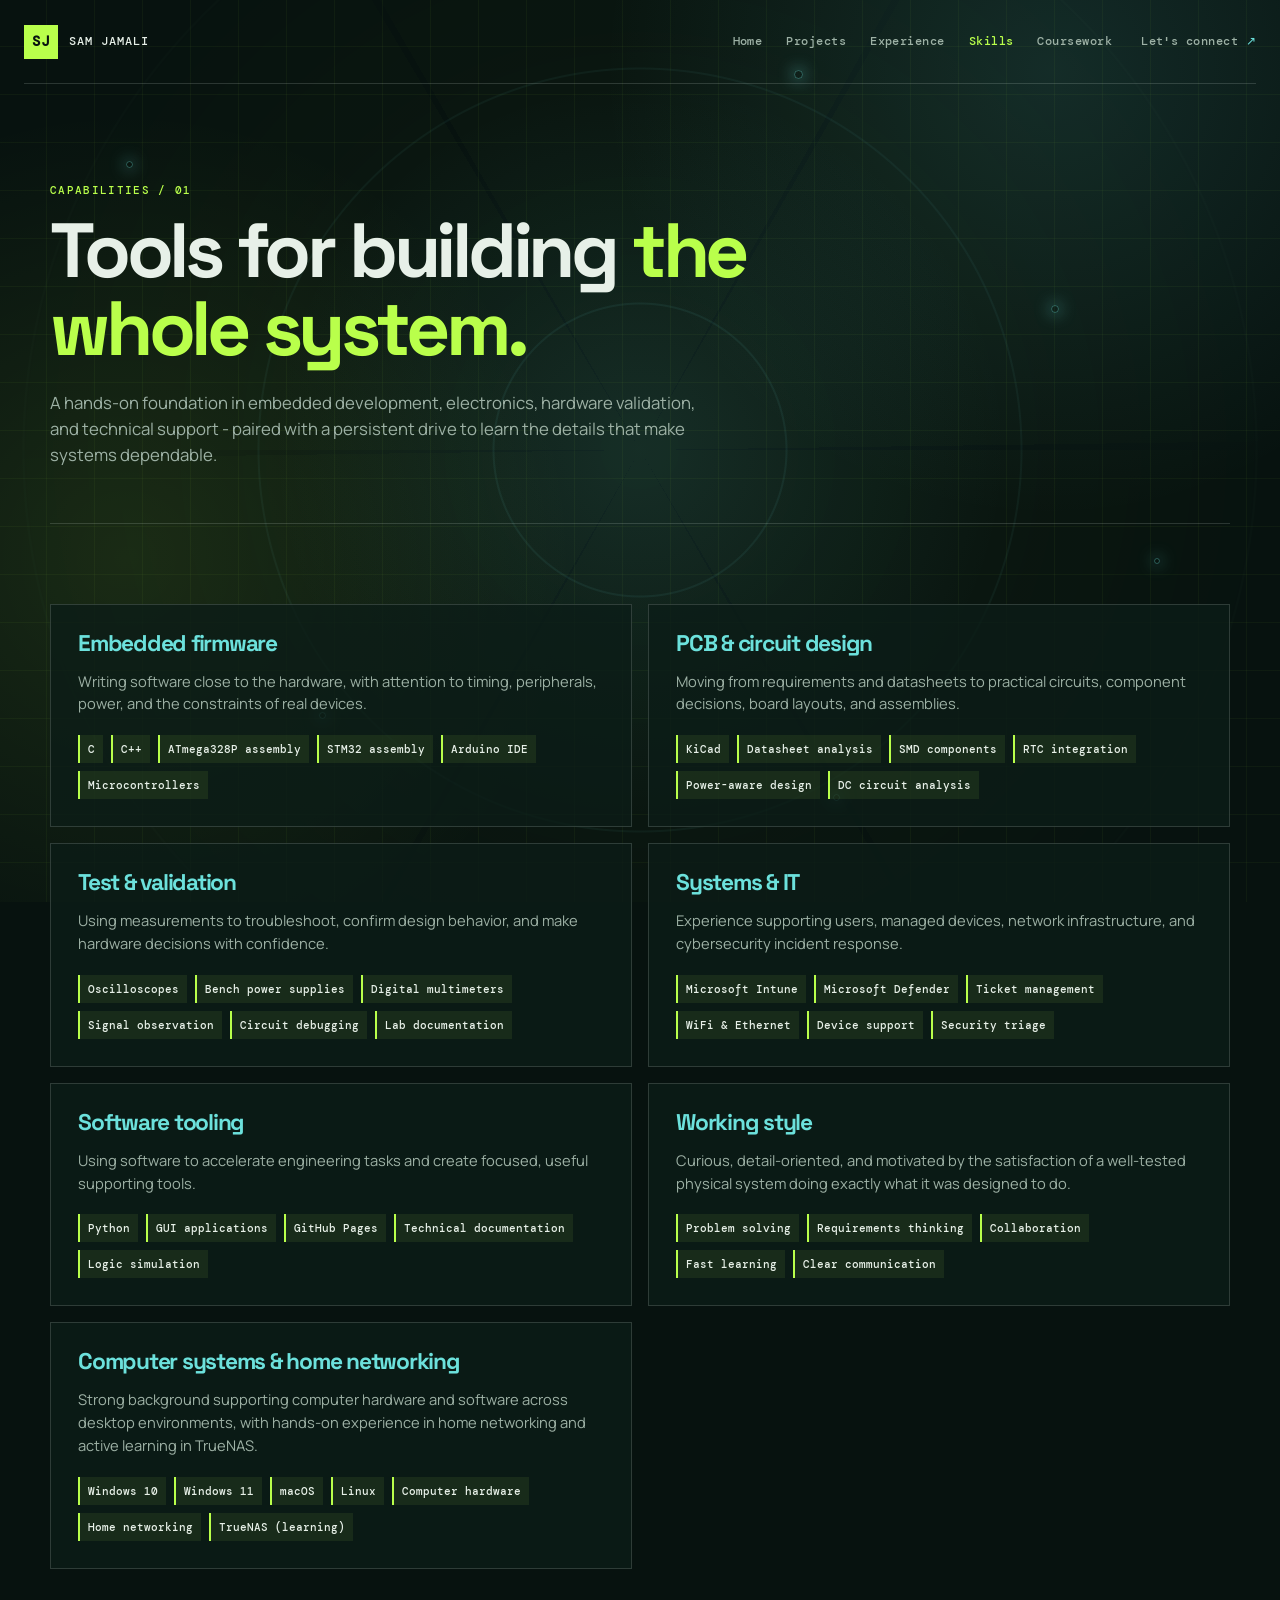
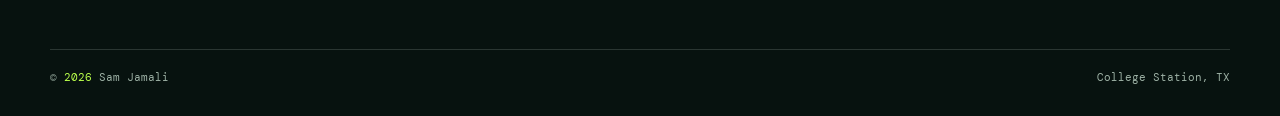
<file: skills.html>
<!doctype html>
<html lang="en">
<head>
<meta charset="utf-8">
<meta name="viewport" content="width=device-width, initial-scale=1">
<meta name="description" content="Technical skills of Sam Jamali.">
<title>Skills | Sam Jamali</title>
<link rel="preconnect" href="https://fonts.googleapis.com">
<link rel="preconnect" href="https://fonts.gstatic.com" crossorigin>
<link href="https://fonts.googleapis.com/css2?family=DM+Mono:wght@400;500&family=Manrope:wght@400;500;600;700;800&family=Space+Grotesk:wght@500;600;700&display=swap" rel="stylesheet">
<link rel="stylesheet" href="style.css">
<link rel="stylesheet" href="enhancements.css">
<script src="script.js" defer>
</script>
</head>
<body>
<a class="skip-link" href="#main">Skip to content</a>
<div class="circuit-bg" aria-hidden="true">
<i>
</i>
<i>
</i>
<i>
</i>
<i>
</i>
<i>
</i>
<i>
</i>
</div>
<header class="site-header">
<a class="brand" href="index.html">
<span>SJ</span>
<b>SAM JAMALI</b>
</a>
<button class="menu-toggle" aria-expanded="false" aria-controls="site-nav">
<span>
</span>
<span>
</span>
<span>
</span>
<em>Menu</em>
</button>
<nav id="site-nav" class="site-nav" aria-label="Primary navigation">
<a href="index.html">Home</a>
<a href="projects.html">Projects</a>
<a href="experience.html">Experience</a>
<a class="active" href="skills.html">Skills</a>
<a href="coursework.html">Coursework</a>
<a class="nav-contact" href="contact.html">Let's connect <span>↗</span>
</a>
</nav>
</header>
<main id="main">
<section class="page-hero shell">
<p class="eyebrow">Capabilities / 01</p>
<h1>Tools for building <em>the whole system.</em>
</h1>
<p>A hands-on foundation in embedded development, electronics, hardware validation, and technical support - paired with a persistent drive to learn the details that make systems dependable.</p>
</section>
<section class="page-section shell">
<div class="skill-grid">
<article class="skill-card reveal">
<h2>Embedded firmware</h2>
<p>Writing software close to the hardware, with attention to timing, peripherals, power, and the constraints of real devices.</p>
<ul class="skill-list">
<li>C</li>
<li>C++</li>
<li>ATmega328P assembly</li>
<li>STM32 assembly</li>
<li>Arduino IDE</li>
<li>Microcontrollers</li>
</ul>
</article>
<article class="skill-card reveal">
<h2>PCB &amp; circuit design</h2>
<p>Moving from requirements and datasheets to practical circuits, component decisions, board layouts, and assemblies.</p>
<ul class="skill-list">
<li>KiCad</li>
<li>Datasheet analysis</li>
<li>SMD components</li>
<li>RTC integration</li>
<li>Power-aware design</li>
<li>DC circuit analysis</li>
</ul>
</article>
<article class="skill-card reveal">
<h2>Test &amp; validation</h2>
<p>Using measurements to troubleshoot, confirm design behavior, and make hardware decisions with confidence.</p>
<ul class="skill-list">
<li>Oscilloscopes</li>
<li>Bench power supplies</li>
<li>Digital multimeters</li>
<li>Signal observation</li>
<li>Circuit debugging</li>
<li>Lab documentation</li>
</ul>
</article>
<article class="skill-card reveal">
<h2>Systems &amp; IT</h2>
<p>Experience supporting users, managed devices, network infrastructure, and cybersecurity incident response.</p>
<ul class="skill-list">
<li>Microsoft Intune</li>
<li>Microsoft Defender</li>
<li>Ticket management</li>
<li>WiFi &amp; Ethernet</li>
<li>Device support</li>
<li>Security triage</li>
</ul>
</article>
<article class="skill-card reveal">
<h2>Software tooling</h2>
<p>Using software to accelerate engineering tasks and create focused, useful supporting tools.</p>
<ul class="skill-list">
<li>Python</li>
<li>GUI applications</li>
<li>GitHub Pages</li>
<li>Technical documentation</li>
<li>Logic simulation</li>
</ul>
</article>
<article class="skill-card reveal">
<h2>Working style</h2>
<p>Curious, detail-oriented, and motivated by the satisfaction of a well-tested physical system doing exactly what it was designed to do.</p>
<ul class="skill-list">
<li>Problem solving</li>
<li>Requirements thinking</li>
<li>Collaboration</li>
<li>Fast learning</li>
<li>Clear communication</li>
</ul>
</article>
<article class="skill-card reveal">
<h2>Computer systems &amp; home networking</h2>
<p>Strong background supporting computer hardware and software across desktop environments, with hands-on experience in home networking and active learning in TrueNAS.</p>
<ul class="skill-list">
<li>Windows 10</li>
<li>Windows 11</li>
<li>macOS</li>
<li>Linux</li>
<li>Computer hardware</li>
<li>Home networking</li>
<li>TrueNAS (learning)</li>
</ul>
</article>
</div>
</section>
</main>
<footer class="site-footer shell">
<p>© <span data-year>
</span> Sam Jamali</p>
<p>College Station, TX</p>
</footer>
</body>
</html>
</file>
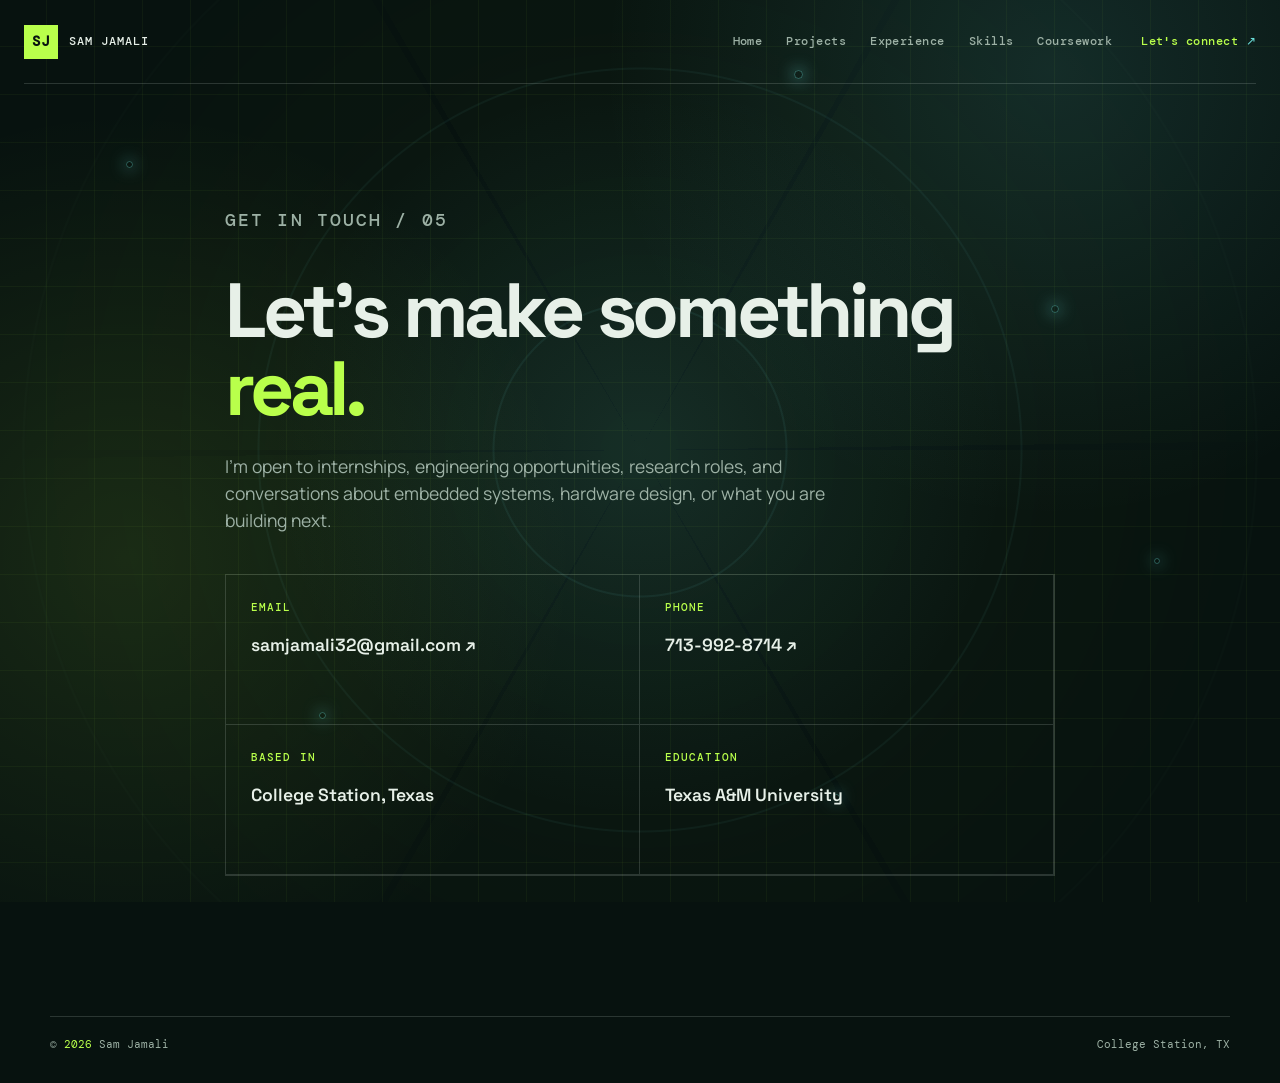
<file: sam-portfolio/contact.html>
<!doctype html>
<html lang="en">
<head>
<meta charset="utf-8">
<meta name="viewport" content="width=device-width, initial-scale=1">
<meta name="description" content="Contact Sam Jamali.">
<title>Contact | Sam Jamali</title>
<link rel="preconnect" href="https://fonts.googleapis.com">
<link rel="preconnect" href="https://fonts.gstatic.com" crossorigin>
<link href="https://fonts.googleapis.com/css2?family=DM+Mono:wght@400;500&family=Manrope:wght@400;500;600;700;800&family=Space+Grotesk:wght@500;600;700&display=swap" rel="stylesheet">
<link rel="stylesheet" href="style.css">
<link rel="stylesheet" href="enhancements.css">
<script src="script.js" defer>
</script>
</head>
<body>
<a class="skip-link" href="#main">Skip to content</a>
<div class="circuit-bg" aria-hidden="true">
<i>
</i>
<i>
</i>
<i>
</i>
<i>
</i>
<i>
</i>
<i>
</i>
</div>
<header class="site-header">
<a class="brand" href="index.html">
<span>SJ</span>
<b>SAM JAMALI</b>
</a>
<button class="menu-toggle" aria-expanded="false" aria-controls="site-nav">
<span>
</span>
<span>
</span>
<span>
</span>
<em>Menu</em>
</button>
<nav id="site-nav" class="site-nav" aria-label="Primary navigation">
<a href="index.html">Home</a>
<a href="projects.html">Projects</a>
<a href="experience.html">Experience</a>
<a href="skills.html">Skills</a>
<a href="coursework.html">Coursework</a>
<a class="active nav-contact" href="contact.html">Let's connect <span>↗</span>
</a>
</nav>
</header>
<main id="main">
<section class="contact-wrap shell">
<p class="eyebrow">Get in touch / 05</p>
<h1>Let's make something <em>real.</em>
</h1>
<p>I’m open to internships, engineering opportunities, research roles, and conversations about embedded systems, hardware design, or what you are building next.</p>
<div id="contact-details" class="contact-grid">
<a href="mailto:samjamali32@gmail.com">
<small>Email</small>
<strong>samjamali32@gmail.com ↗</strong>
</a>
<a href="tel:+17139928714">
<small>Phone</small>
<strong>713-992-8714 ↗</strong>
</a>
<div>
<small>Based in</small>
<strong>College Station, Texas</strong>
</div>
<div>
<small>Education</small>
<strong>Texas A&amp;M University</strong>
</div>
</div>
</section>
</main>
<footer class="site-footer shell">
<p>© <span data-year>
</span> Sam Jamali</p>
<p>College Station, TX</p>
</footer>
</body>
</html>
</file>
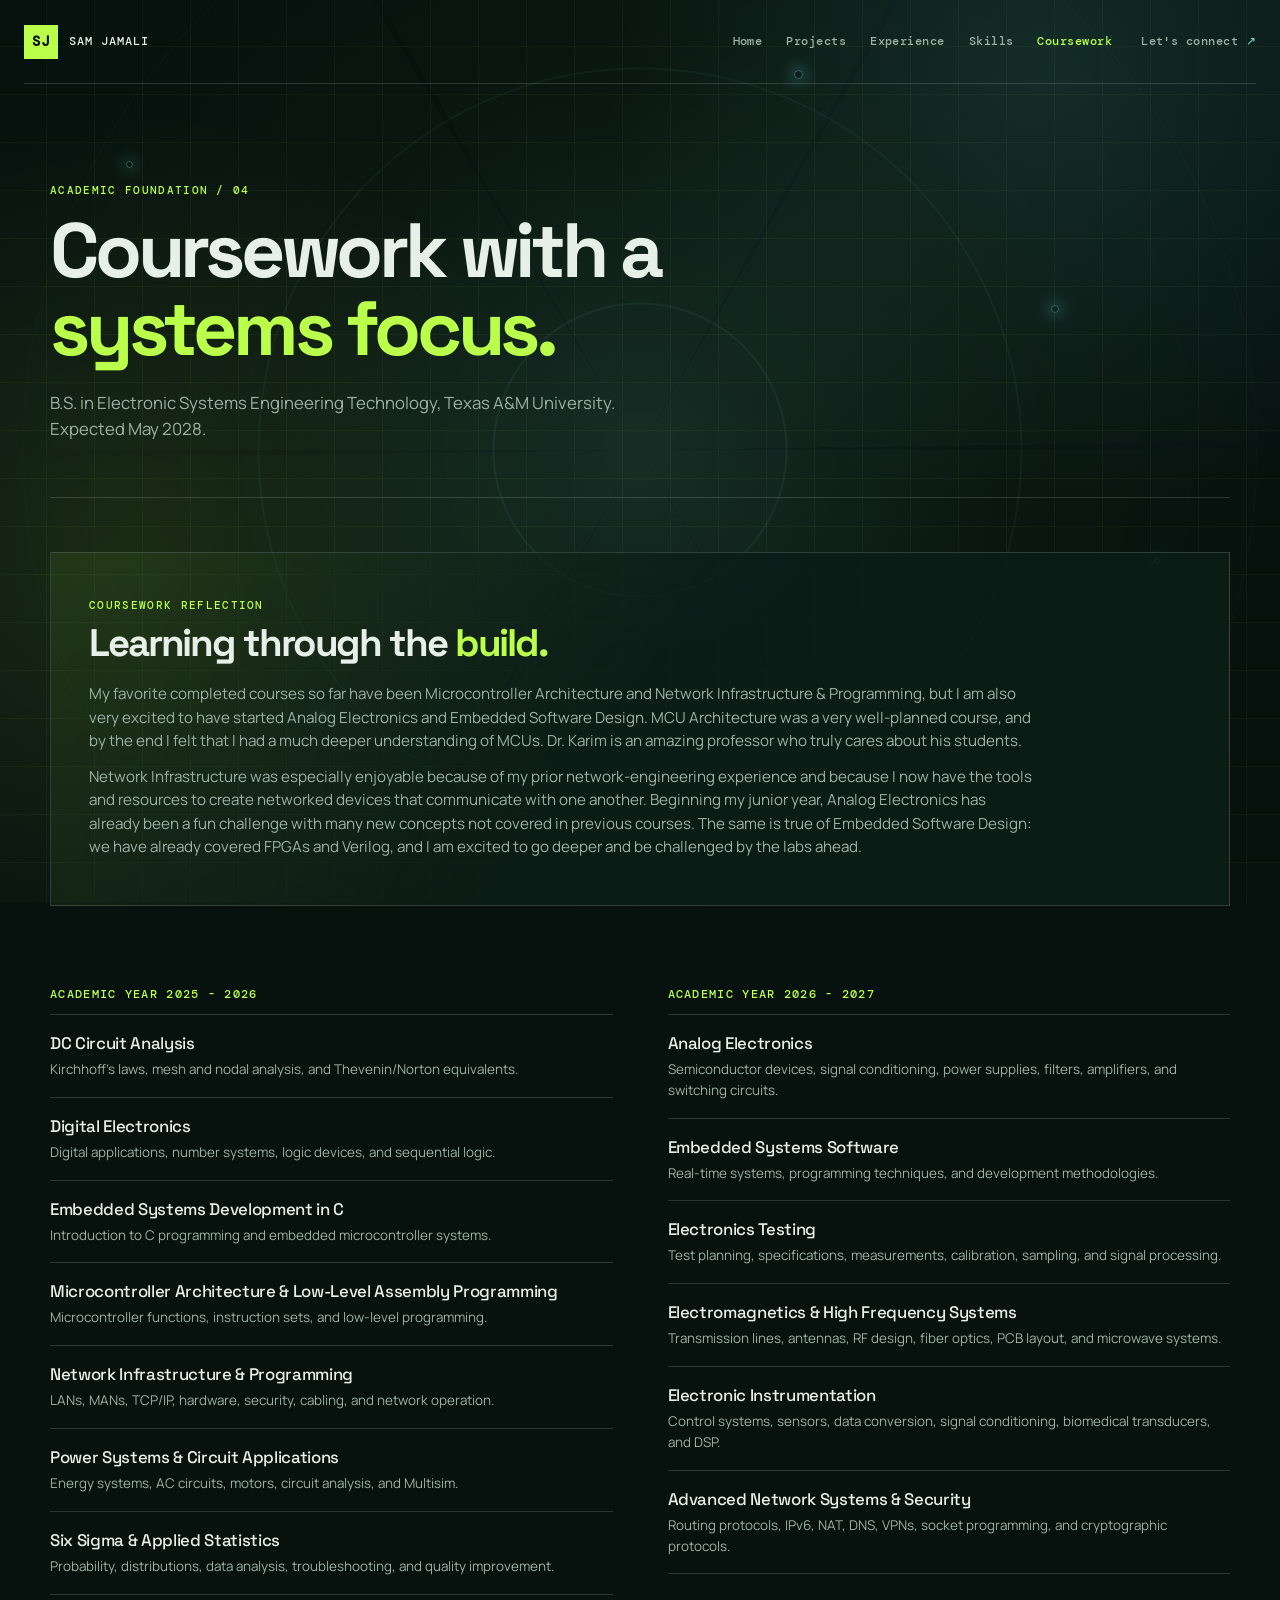
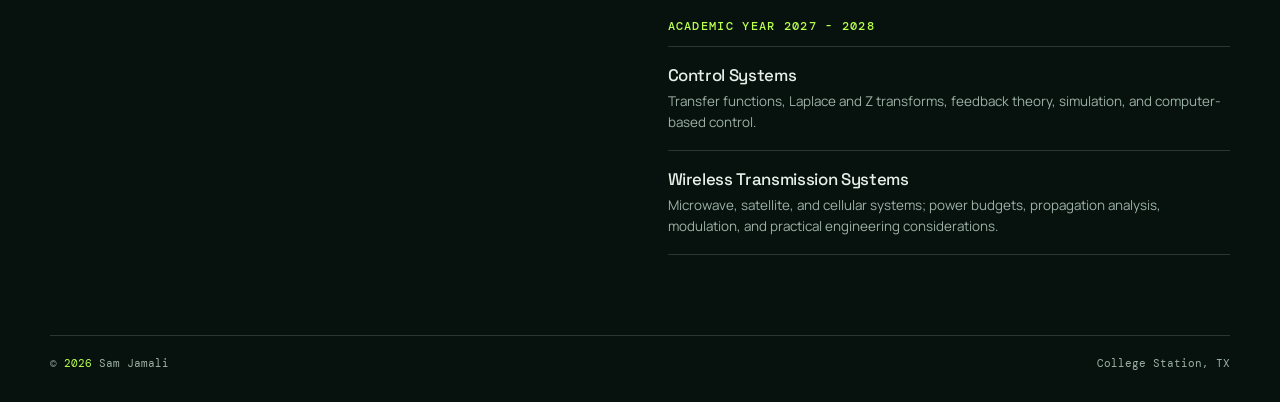
<file: sam-portfolio/coursework.html>
<!doctype html>
<html lang="en">
<head>
<meta charset="utf-8">
<meta name="viewport" content="width=device-width, initial-scale=1">
<meta name="description" content="Academic coursework of Sam Jamali.">
<title>Coursework | Sam Jamali</title>
<link rel="preconnect" href="https://fonts.googleapis.com">
<link rel="preconnect" href="https://fonts.gstatic.com" crossorigin>
<link href="https://fonts.googleapis.com/css2?family=DM+Mono:wght@400;500&family=Manrope:wght@400;500;600;700;800&family=Space+Grotesk:wght@500;600;700&display=swap" rel="stylesheet">
<link rel="stylesheet" href="style.css">
<link rel="stylesheet" href="enhancements.css">
<script src="script.js" defer>
</script>
</head>
<body>
<a class="skip-link" href="#main">Skip to content</a>
<div class="circuit-bg" aria-hidden="true">
<i>
</i>
<i>
</i>
<i>
</i>
<i>
</i>
<i>
</i>
<i>
</i>
</div>
<header class="site-header">
<a class="brand" href="index.html">
<span>SJ</span>
<b>SAM JAMALI</b>
</a>
<button class="menu-toggle" aria-expanded="false" aria-controls="site-nav">
<span>
</span>
<span>
</span>
<span>
</span>
<em>Menu</em>
</button>
<nav id="site-nav" class="site-nav" aria-label="Primary navigation">
<a href="index.html">Home</a>
<a href="projects.html">Projects</a>
<a href="experience.html">Experience</a>
<a href="skills.html">Skills</a>
<a class="active" href="coursework.html">Coursework</a>
<a class="nav-contact" href="contact.html">Let's connect <span>↗</span>
</a>
</nav>
</header>
<main id="main">
<section class="page-hero shell">
<p class="eyebrow">Academic foundation / 04</p>
<h1>Coursework with a <em>systems focus.</em>
</h1>
<p>B.S. in Electronic Systems Engineering Technology, Texas A&amp;M University.<br>Expected May 2028.</p>
</section>
<section class="course-reflection shell reveal" aria-labelledby="course-reflection-title">
<p class="section-kicker">Coursework reflection</p>
<h2 id="course-reflection-title">Learning through the <em>build.</em></h2>
<p>My favorite completed courses so far have been Microcontroller Architecture and Network Infrastructure &amp; Programming, but I am also very excited to have started Analog Electronics and Embedded Software Design. MCU Architecture was a very well-planned course, and by the end I felt that I had a much deeper understanding of MCUs. Dr. Karim is an amazing professor who truly cares about his students.</p>
<p>Network Infrastructure was especially enjoyable because of my prior network-engineering experience and because I now have the tools and resources to create networked devices that communicate with one another. Beginning my junior year, Analog Electronics has already been a fun challenge with many new concepts not covered in previous courses. The same is true of Embedded Software Design: we have already covered FPGAs and Verilog, and I am excited to go deeper and be challenged by the labs ahead.</p>
</section>
<section class="page-section shell">
<div class="course-columns">
<div>
<div class="course-year reveal">
<h2>Academic year 2025 - 2026</h2>
<ul class="course-list">
<li>
<h3>DC Circuit Analysis</h3>
<p>Kirchhoff's laws, mesh and nodal analysis, and Thevenin/Norton equivalents.</p>
</li>
<li>
<h3>Digital Electronics</h3>
<p>Digital applications, number systems, logic devices, and sequential logic.</p>
</li>
<li>
<h3>Embedded Systems Development in C</h3>
<p>Introduction to C programming and embedded microcontroller systems.</p>
</li>
<li>
<h3>Microcontroller Architecture &amp; Low-Level Assembly Programming</h3>
<p>Microcontroller functions, instruction sets, and low-level programming.</p>
</li>
<li>
<h3>Network Infrastructure &amp; Programming</h3>
<p>LANs, MANs, TCP/IP, hardware, security, cabling, and network operation.</p>
</li>
<li>
<h3>Power Systems &amp; Circuit Applications</h3>
<p>Energy systems, AC circuits, motors, circuit analysis, and Multisim.</p>
</li>
<li>
<h3>Six Sigma &amp; Applied Statistics</h3>
<p>Probability, distributions, data analysis, troubleshooting, and quality improvement.</p>
</li>
</ul>
</div>
</div>
<div>
<div class="course-year reveal">
<h2>Academic year 2026 - 2027</h2>
<ul class="course-list">
<li>
<h3>Analog Electronics</h3>
<p>Semiconductor devices, signal conditioning, power supplies, filters, amplifiers, and switching circuits.</p>
</li>
<li>
<h3>Embedded Systems Software</h3>
<p>Real-time systems, programming techniques, and development methodologies.</p>
</li>
<li>
<h3>Electronics Testing</h3>
<p>Test planning, specifications, measurements, calibration, sampling, and signal processing.</p>
</li>
<li>
<h3>Electromagnetics &amp; High Frequency Systems</h3>
<p>Transmission lines, antennas, RF design, fiber optics, PCB layout, and microwave systems.</p>
</li>
<li>
<h3>Electronic Instrumentation</h3>
<p>Control systems, sensors, data conversion, signal conditioning, biomedical transducers, and DSP.</p>
</li>
<li>
<h3>Advanced Network Systems &amp; Security</h3>
<p>Routing protocols, IPv6, NAT, DNS, VPNs, socket programming, and cryptographic protocols.</p>
</li>
</ul>
</div>
<div class="course-year reveal">
<h2>Academic year 2027 - 2028</h2>
<ul class="course-list">
<li>
<h3>Control Systems</h3>
<p>Transfer functions, Laplace and Z transforms, feedback theory, simulation, and computer-based control.</p>
</li>
<li>
<h3>Wireless Transmission Systems</h3>
<p>Microwave, satellite, and cellular systems; power budgets, propagation analysis, modulation, and practical engineering considerations.</p>
</li>
</ul>
</div>
</div>
</div>
</section>
</main>
<footer class="site-footer shell">
<p>© <span data-year>
</span> Sam Jamali</p>
<p>College Station, TX</p>
</footer>
</body>
</html>
</file>
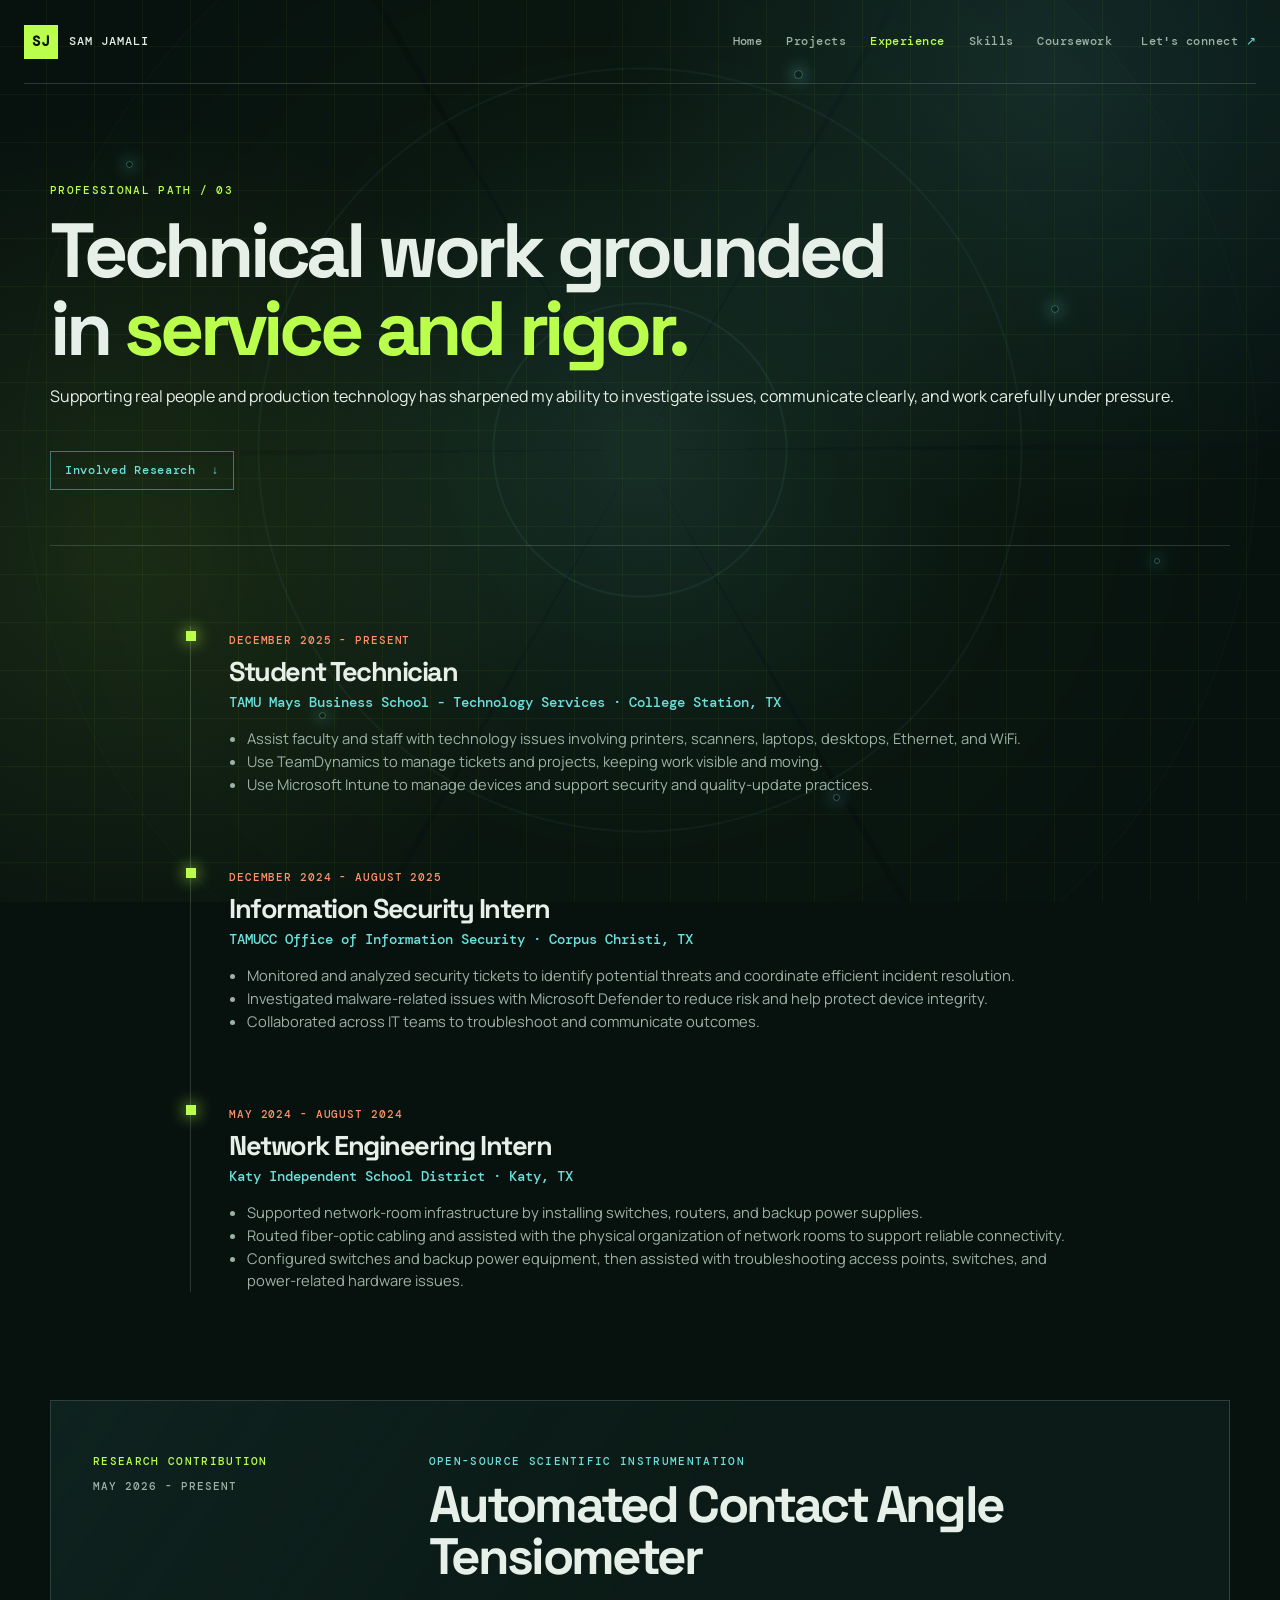
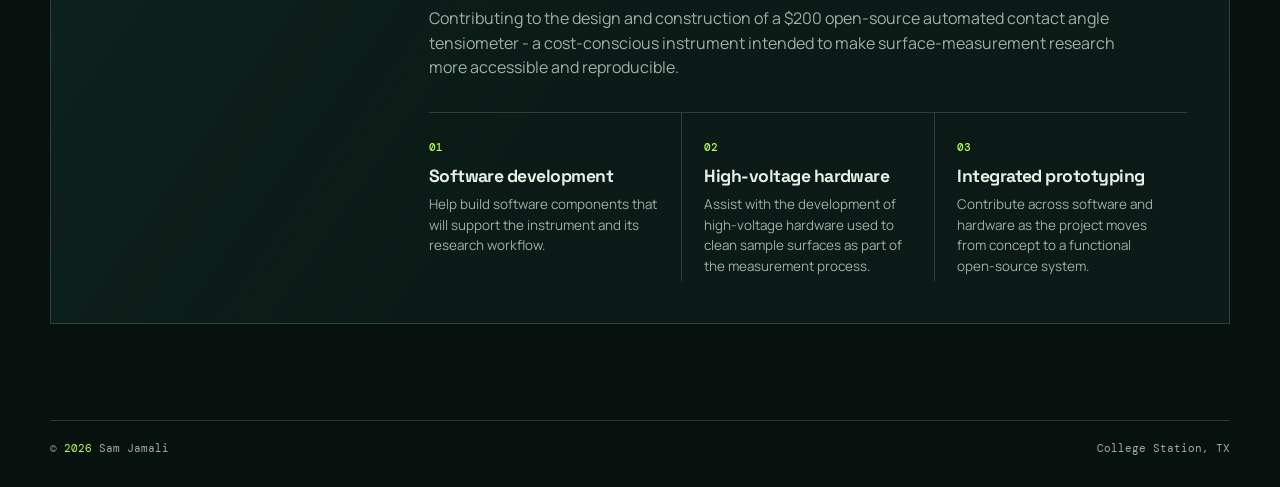
<file: sam-portfolio/experience.html>
<!doctype html>
<html lang="en">
<head>
<meta charset="utf-8">
<meta name="viewport" content="width=device-width, initial-scale=1">
<meta name="description" content="Professional experience of Sam Jamali.">
<title>Experience | Sam Jamali</title>
<link rel="preconnect" href="https://fonts.googleapis.com">
<link rel="preconnect" href="https://fonts.gstatic.com" crossorigin>
<link href="https://fonts.googleapis.com/css2?family=DM+Mono:wght@400;500&family=Manrope:wght@400;500;600;700;800&family=Space+Grotesk:wght@500;600;700&display=swap" rel="stylesheet">
<link rel="stylesheet" href="style.css">
<link rel="stylesheet" href="enhancements.css">
<script src="script.js" defer>
</script>
</head>
<body>
<a class="skip-link" href="#main">Skip to content</a>
<div class="circuit-bg" aria-hidden="true">
<i>
</i>
<i>
</i>
<i>
</i>
<i>
</i>
<i>
</i>
<i>
</i>
</div>
<header class="site-header">
<a class="brand" href="index.html">
<span>SJ</span>
<b>SAM JAMALI</b>
</a>
<button class="menu-toggle" aria-expanded="false" aria-controls="site-nav">
<span>
</span>
<span>
</span>
<span>
</span>
<em>Menu</em>
</button>
<nav id="site-nav" class="site-nav" aria-label="Primary navigation">
<a href="index.html">Home</a>
<a href="projects.html">Projects</a>
<a class="active" href="experience.html">Experience</a>
<a href="skills.html">Skills</a>
<a href="coursework.html">Coursework</a>
<a class="nav-contact" href="contact.html">Let's connect <span>↗</span>
</a>
</nav>
</header>
<main id="main">
<section class="page-hero shell">
<p class="eyebrow">Professional path / 03</p>
<h1>Technical work grounded in <em>service and rigor.</em>
</h1>
<p>Supporting real people and production technology has sharpened my ability to investigate issues, communicate clearly, and work carefully under pressure.</p>
<a class="research-jump" href="#research-title">Involved Research <span>↓</span></a>
</section>
<section class="page-section shell">
<div class="timeline">
<article class="role reveal">
<time>December 2025 - Present</time>
<h2>Student Technician</h2>
<h3>TAMU Mays Business School - Technology Services · College Station, TX</h3>
<ul>
<li>Assist faculty and staff with technology issues involving printers, scanners, laptops, desktops, Ethernet, and WiFi.</li>
<li>Use TeamDynamics to manage tickets and projects, keeping work visible and moving.</li>
<li>Use Microsoft Intune to manage devices and support security and quality-update practices.</li>
</ul>
</article>
<article class="role reveal">
<time>December 2024 - August 2025</time>
<h2>Information Security Intern</h2>
<h3>TAMUCC Office of Information Security · Corpus Christi, TX</h3>
<ul>
<li>Monitored and analyzed security tickets to identify potential threats and coordinate efficient incident resolution.</li>
<li>Investigated malware-related issues with Microsoft Defender to reduce risk and help protect device integrity.</li>
<li>Collaborated across IT teams to troubleshoot and communicate outcomes.</li>
</ul>
</article>
<article class="role reveal">
<time>May 2024 - August 2024</time>
<h2>Network Engineering Intern</h2>
<h3>Katy Independent School District · Katy, TX</h3>
<ul>
<li>Supported network-room infrastructure by installing switches, routers, and backup power supplies.</li>
<li>Routed fiber-optic cabling and assisted with the physical organization of network rooms to support reliable connectivity.</li>
<li>Configured switches and backup power equipment, then assisted with troubleshooting access points, switches, and power-related hardware issues.</li>
</ul>
</article>
</div>
</section>
<section class="research-section shell reveal" aria-labelledby="research-title">
<div class="research-label">
<p class="section-kicker">Research contribution</p>
<p>May 2026 - Present</p>
</div>
<div class="research-content">
<p class="eyebrow">Open-source scientific instrumentation</p>
<h2 id="research-title">Automated Contact Angle Tensiometer</h2>
<p class="research-intro">Contributing to the design and construction of a $200 open-source automated contact angle tensiometer - a cost-conscious instrument intended to make surface-measurement research more accessible and reproducible.</p>
<div class="research-points">
<article><span>01</span><h3>Software development</h3><p>Help build software components that will support the instrument and its research workflow.</p></article>
<article><span>02</span><h3>High-voltage hardware</h3><p>Assist with the development of high-voltage hardware used to clean sample surfaces as part of the measurement process.</p></article>
<article><span>03</span><h3>Integrated prototyping</h3><p>Contribute across software and hardware as the project moves from concept to a functional open-source system.</p></article>
</div>
</div>
</section>
</main>
<footer class="site-footer shell">
<p>© <span data-year>
</span> Sam Jamali</p>
<p>College Station, TX</p>
</footer>
</body>
</html>
</file>
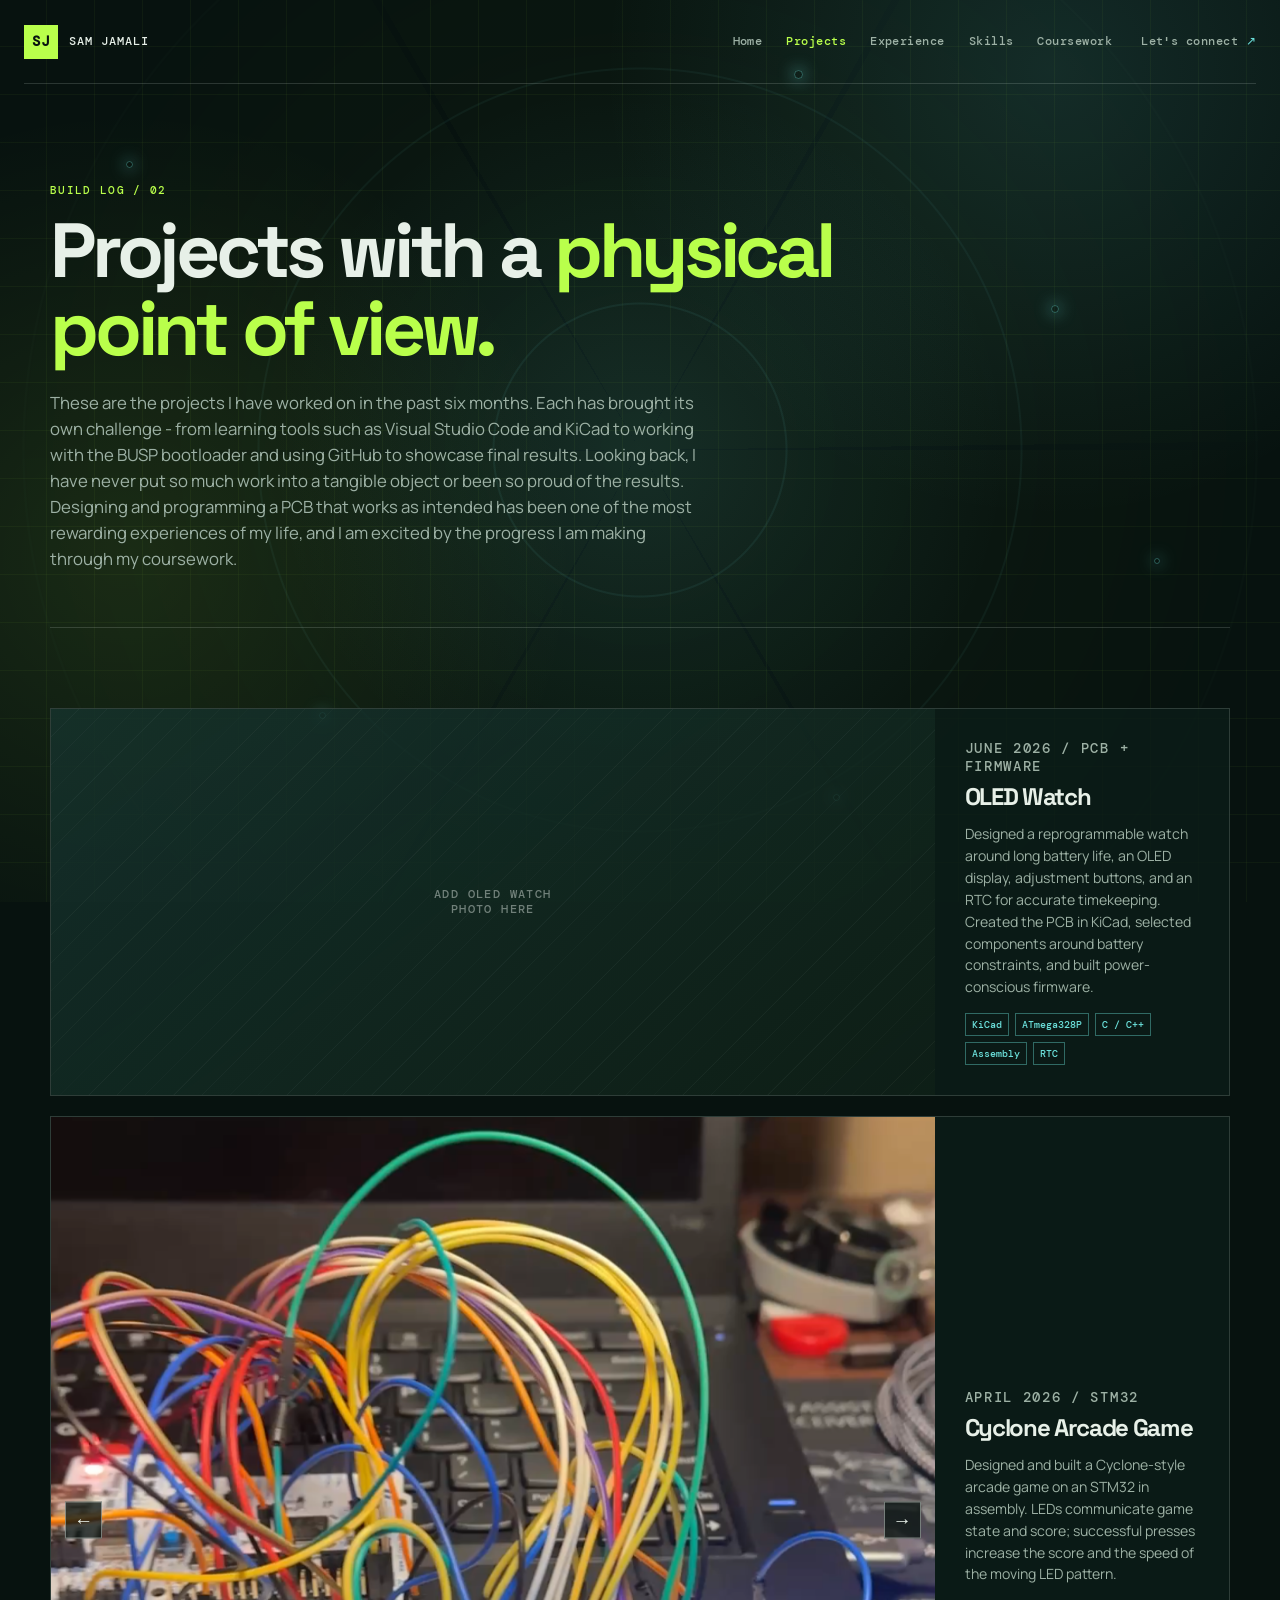
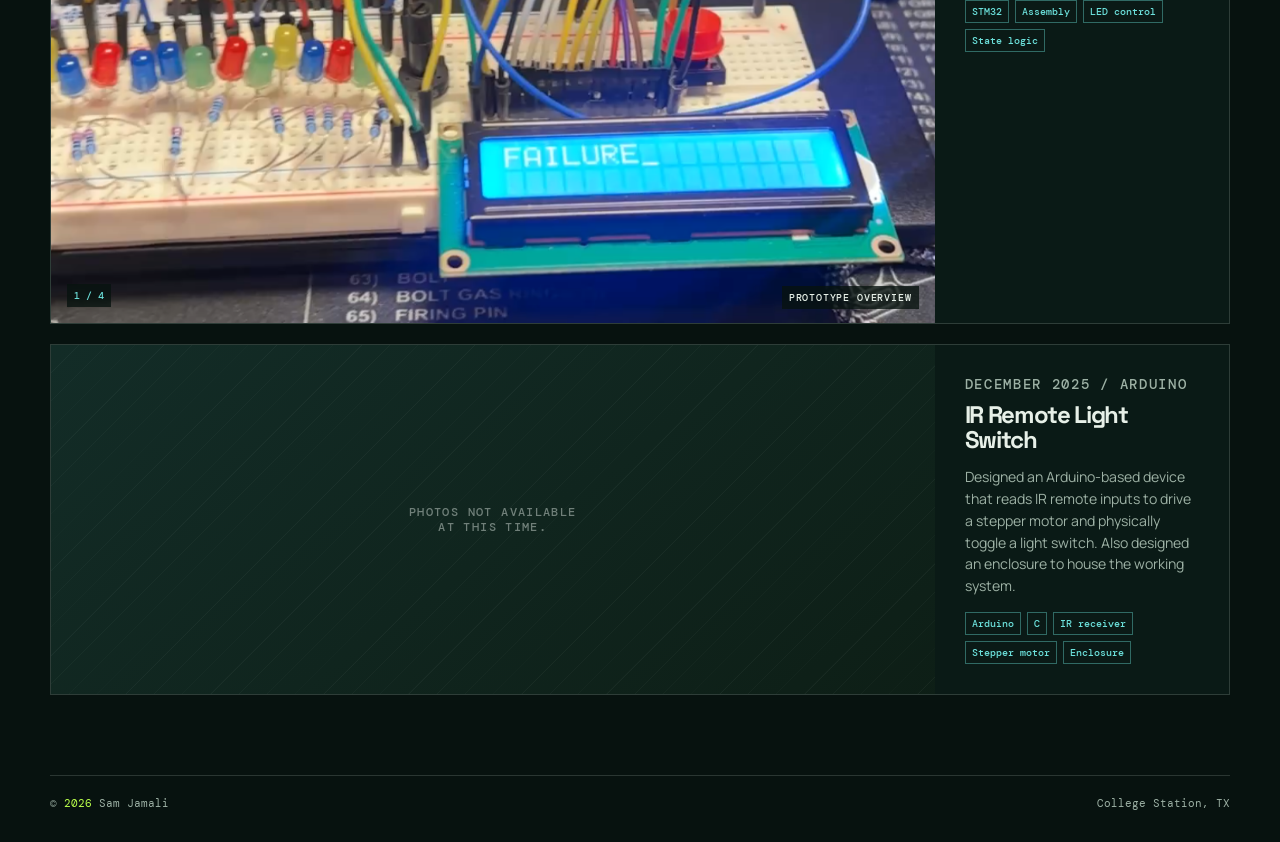
<file: sam-portfolio/projects.html>
<!doctype html>
<html lang="en">
<head>
<meta charset="utf-8">
<meta name="viewport" content="width=device-width, initial-scale=1">
<meta name="description" content="Embedded systems projects by Sam Jamali.">
<title>Projects | Sam Jamali</title>
<link rel="preconnect" href="https://fonts.googleapis.com">
<link rel="preconnect" href="https://fonts.gstatic.com" crossorigin>
<link href="https://fonts.googleapis.com/css2?family=DM+Mono:wght@400;500&family=Manrope:wght@400;500;600;700;800&family=Space+Grotesk:wght@500;600;700&display=swap" rel="stylesheet">
<link rel="stylesheet" href="style.css">
<link rel="stylesheet" href="enhancements.css">
<script src="script.js" defer>
</script>
</head>
<body>
<a class="skip-link" href="#main">Skip to content</a>
<div class="circuit-bg" aria-hidden="true">
<i>
</i>
<i>
</i>
<i>
</i>
<i>
</i>
<i>
</i>
<i>
</i>
</div>
<header class="site-header">
<a class="brand" href="index.html">
<span>SJ</span>
<b>SAM JAMALI</b>
</a>
<button class="menu-toggle" aria-expanded="false" aria-controls="site-nav">
<span>
</span>
<span>
</span>
<span>
</span>
<em>Menu</em>
</button>
<nav id="site-nav" class="site-nav" aria-label="Primary navigation">
<a href="index.html">Home</a>
<a class="active" href="projects.html">Projects</a>
<a href="experience.html">Experience</a>
<a href="skills.html">Skills</a>
<a href="coursework.html">Coursework</a>
<a class="nav-contact" href="contact.html">Let's connect <span>↗</span>
</a>
</nav>
</header>
<main id="main">
<section class="page-hero shell">
<p class="eyebrow">Build log / 02</p>
<h1>Projects with a <em>physical point of view.</em>
</h1>
<p>These are the projects I have worked on in the past six months. Each has brought its own challenge - from learning tools such as Visual Studio Code and KiCad to working with the BUSP bootloader and using GitHub to showcase final results. Looking back, I have never put so much work into a tangible object or been so proud of the results. Designing and programming a PCB that works as intended has been one of the most rewarding experiences of my life, and I am excited by the progress I am making through my coursework.</p>
</section>
<section class="page-section shell">
<div class="projects-list">
<article id="oled-watch" class="project-full reveal">
<div class="photo-placeholder">
<span>Add OLED watch<br>photo here</span>
</div>
<div>
<p class="card-index">June 2026 / PCB + firmware</p>
<h2>OLED Watch</h2>
<p>Designed a reprogrammable watch around long battery life, an OLED display, adjustment buttons, and an RTC for accurate timekeeping. Created the PCB in KiCad, selected components around battery constraints, and built power-conscious firmware.</p>
<div class="tag-row">
<span>KiCad</span>
<span>ATmega328P</span>
<span>C / C++</span>
<span>Assembly</span>
<span>RTC</span>
</div>
</div>
</article>
<article id="cyclone" class="project-full reveal">
<div class="project-carousel" data-carousel aria-label="Cyclone Arcade Game media gallery">
<div class="carousel-track">
<figure class="carousel-slide is-active"><img src="assets/cyclone/toppic.PNG" alt="Cyclone Arcade Game prototype with LED display and breadboard wiring"><figcaption>Prototype overview</figcaption></figure>
<figure class="carousel-slide"><img src="assets/cyclone/score2.PNG" alt="Cyclone Arcade Game showing score display"><figcaption>Score display</figcaption></figure>
<figure class="carousel-slide"><img src="assets/cyclone/failure.PNG" alt="Cyclone Arcade Game showing failure state"><figcaption>Failure state</figcaption></figure>
<figure class="carousel-slide carousel-video"><iframe src="https://www.youtube-nocookie.com/embed/z5ljD8VqZCk" title="Cyclone Arcade Game video demonstration" loading="lazy" allow="accelerometer; autoplay; clipboard-write; encrypted-media; gyroscope; picture-in-picture; web-share" allowfullscreen></iframe><figcaption>Watch the demo</figcaption></figure>
</div>
<button class="carousel-control carousel-prev" type="button" aria-label="Previous Cyclone media item">←</button>
<button class="carousel-control carousel-next" type="button" aria-label="Next Cyclone media item">→</button>
<div class="carousel-status" aria-live="polite"><span class="carousel-current">1</span> / <span class="carousel-total">4</span></div>
</div>
<div>
<p class="card-index">April 2026 / STM32</p>
<h2>Cyclone Arcade Game</h2>
<p>Designed and built a Cyclone-style arcade game on an STM32 in assembly. LEDs communicate game state and score; successful presses increase the score and the speed of the moving LED pattern.</p>
<div class="tag-row">
<span>STM32</span>
<span>Assembly</span>
<span>LED control</span>
<span>State logic</span>
</div>
</div>
</article>
<article id="ir-switch" class="project-full reveal">
<div class="photo-placeholder">
<span>Photos not available<br>at this time.</span>
</div>
<div>
<p class="card-index">December 2025 / Arduino</p>
<h2>IR Remote Light Switch</h2>
<p>Designed an Arduino-based device that reads IR remote inputs to drive a stepper motor and physically toggle a light switch. Also designed an enclosure to house the working system.</p>
<div class="tag-row">
<span>Arduino</span>
<span>C</span>
<span>IR receiver</span>
<span>Stepper motor</span>
<span>Enclosure</span>
</div>
</div>
</article>
</div>
</section>
</main>
<footer class="site-footer shell">
<p>© <span data-year>
</span> Sam Jamali</p>
<p>College Station, TX</p>
</footer>
</body>
</html>
</file>
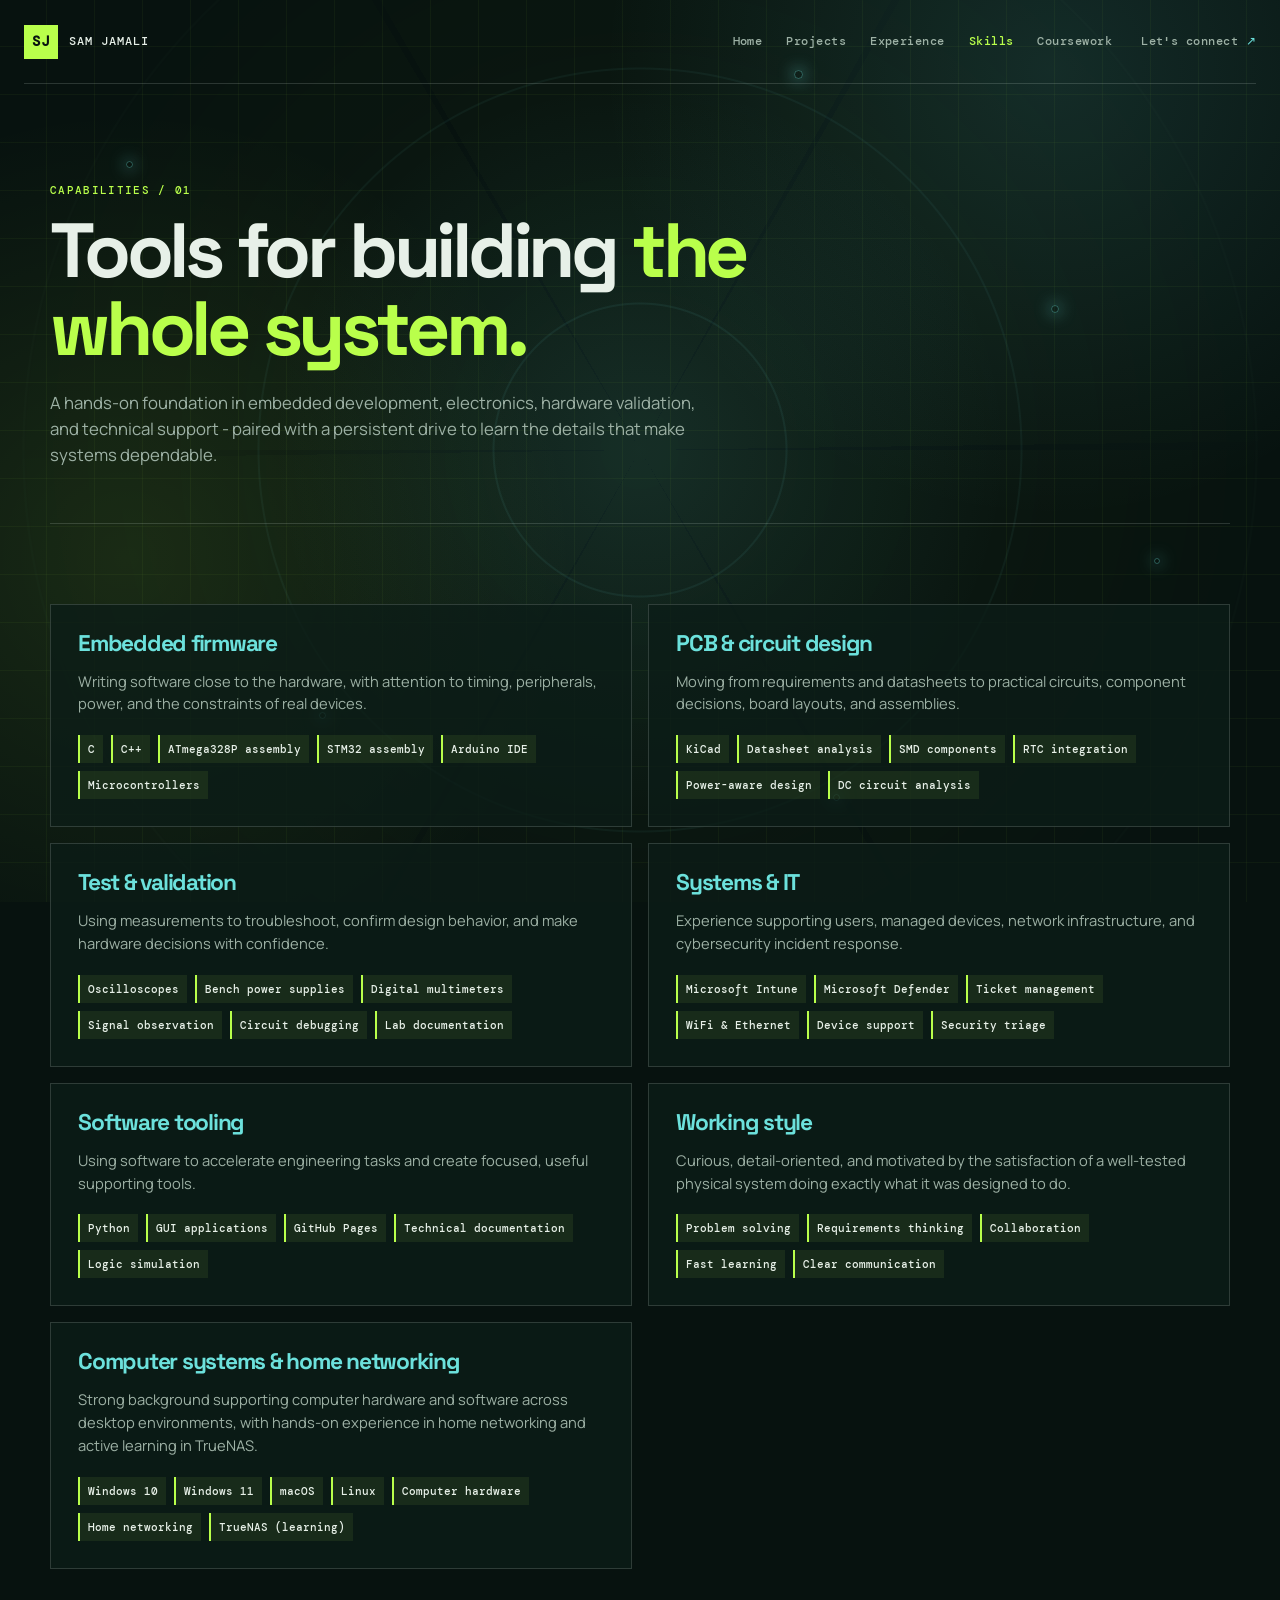
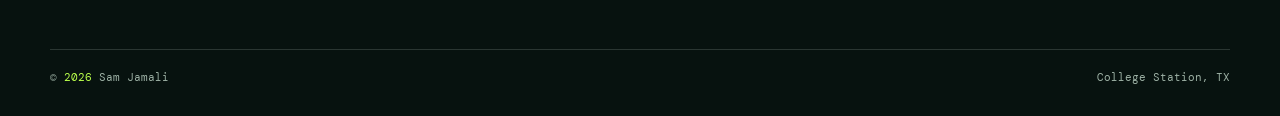
<file: sam-portfolio/skills.html>
<!doctype html>
<html lang="en">
<head>
<meta charset="utf-8">
<meta name="viewport" content="width=device-width, initial-scale=1">
<meta name="description" content="Technical skills of Sam Jamali.">
<title>Skills | Sam Jamali</title>
<link rel="preconnect" href="https://fonts.googleapis.com">
<link rel="preconnect" href="https://fonts.gstatic.com" crossorigin>
<link href="https://fonts.googleapis.com/css2?family=DM+Mono:wght@400;500&family=Manrope:wght@400;500;600;700;800&family=Space+Grotesk:wght@500;600;700&display=swap" rel="stylesheet">
<link rel="stylesheet" href="style.css">
<link rel="stylesheet" href="enhancements.css">
<script src="script.js" defer>
</script>
</head>
<body>
<a class="skip-link" href="#main">Skip to content</a>
<div class="circuit-bg" aria-hidden="true">
<i>
</i>
<i>
</i>
<i>
</i>
<i>
</i>
<i>
</i>
<i>
</i>
</div>
<header class="site-header">
<a class="brand" href="index.html">
<span>SJ</span>
<b>SAM JAMALI</b>
</a>
<button class="menu-toggle" aria-expanded="false" aria-controls="site-nav">
<span>
</span>
<span>
</span>
<span>
</span>
<em>Menu</em>
</button>
<nav id="site-nav" class="site-nav" aria-label="Primary navigation">
<a href="index.html">Home</a>
<a href="projects.html">Projects</a>
<a href="experience.html">Experience</a>
<a class="active" href="skills.html">Skills</a>
<a href="coursework.html">Coursework</a>
<a class="nav-contact" href="contact.html">Let's connect <span>↗</span>
</a>
</nav>
</header>
<main id="main">
<section class="page-hero shell">
<p class="eyebrow">Capabilities / 01</p>
<h1>Tools for building <em>the whole system.</em>
</h1>
<p>A hands-on foundation in embedded development, electronics, hardware validation, and technical support - paired with a persistent drive to learn the details that make systems dependable.</p>
</section>
<section class="page-section shell">
<div class="skill-grid">
<article class="skill-card reveal">
<h2>Embedded firmware</h2>
<p>Writing software close to the hardware, with attention to timing, peripherals, power, and the constraints of real devices.</p>
<ul class="skill-list">
<li>C</li>
<li>C++</li>
<li>ATmega328P assembly</li>
<li>STM32 assembly</li>
<li>Arduino IDE</li>
<li>Microcontrollers</li>
</ul>
</article>
<article class="skill-card reveal">
<h2>PCB &amp; circuit design</h2>
<p>Moving from requirements and datasheets to practical circuits, component decisions, board layouts, and assemblies.</p>
<ul class="skill-list">
<li>KiCad</li>
<li>Datasheet analysis</li>
<li>SMD components</li>
<li>RTC integration</li>
<li>Power-aware design</li>
<li>DC circuit analysis</li>
</ul>
</article>
<article class="skill-card reveal">
<h2>Test &amp; validation</h2>
<p>Using measurements to troubleshoot, confirm design behavior, and make hardware decisions with confidence.</p>
<ul class="skill-list">
<li>Oscilloscopes</li>
<li>Bench power supplies</li>
<li>Digital multimeters</li>
<li>Signal observation</li>
<li>Circuit debugging</li>
<li>Lab documentation</li>
</ul>
</article>
<article class="skill-card reveal">
<h2>Systems &amp; IT</h2>
<p>Experience supporting users, managed devices, network infrastructure, and cybersecurity incident response.</p>
<ul class="skill-list">
<li>Microsoft Intune</li>
<li>Microsoft Defender</li>
<li>Ticket management</li>
<li>WiFi &amp; Ethernet</li>
<li>Device support</li>
<li>Security triage</li>
</ul>
</article>
<article class="skill-card reveal">
<h2>Software tooling</h2>
<p>Using software to accelerate engineering tasks and create focused, useful supporting tools.</p>
<ul class="skill-list">
<li>Python</li>
<li>GUI applications</li>
<li>GitHub Pages</li>
<li>Technical documentation</li>
<li>Logic simulation</li>
</ul>
</article>
<article class="skill-card reveal">
<h2>Working style</h2>
<p>Curious, detail-oriented, and motivated by the satisfaction of a well-tested physical system doing exactly what it was designed to do.</p>
<ul class="skill-list">
<li>Problem solving</li>
<li>Requirements thinking</li>
<li>Collaboration</li>
<li>Fast learning</li>
<li>Clear communication</li>
</ul>
</article>
<article class="skill-card reveal">
<h2>Computer systems &amp; home networking</h2>
<p>Strong background supporting computer hardware and software across desktop environments, with hands-on experience in home networking and active learning in TrueNAS.</p>
<ul class="skill-list">
<li>Windows 10</li>
<li>Windows 11</li>
<li>macOS</li>
<li>Linux</li>
<li>Computer hardware</li>
<li>Home networking</li>
<li>TrueNAS (learning)</li>
</ul>
</article>
</div>
</section>
</main>
<footer class="site-footer shell">
<p>© <span data-year>
</span> Sam Jamali</p>
<p>College Station, TX</p>
</footer>
</body>
</html>
</file>
<file: style.css>
:root{--ink:#07120f;--panel:#0c1d18;--panel-2:#11271f;--paper:#e7f0e8;--muted:#9db1a5;--line:rgba(231,240,232,.16);--lime:#b9ff4b;--cyan:#6ce1dc;--orange:#ff9269;--mono:"DM Mono",monospace;--sans:"Manrope",sans-serif;--display:"Space Grotesk",sans-serif}*{box-sizing:border-box}html{scroll-behavior:smooth}body{margin:0;background:var(--ink);color:var(--paper);font-family:var(--sans);line-height:1.55;overflow-x:hidden}.shell{width:min(1180px,calc(100% - 48px));margin-inline:auto}.circuit-bg{position:fixed;inset:0;z-index:-2;overflow:hidden;background:radial-gradient(circle at 82% 8%,rgba(108,225,220,.12),transparent 25rem),radial-gradient(circle at 10% 62%,rgba(185,255,75,.08),transparent 25rem),#07120f}.circuit-bg:before{content:"";position:absolute;inset:0;opacity:.22;background-image:linear-gradient(rgba(185,255,75,.12) 1px,transparent 1px),linear-gradient(90deg,rgba(185,255,75,.12) 1px,transparent 1px);background-size:48px 48px;mask-image:linear-gradient(90deg,transparent,black 20%,black 80%,transparent)}.circuit-bg:after{content:"";position:absolute;inset:0;background:linear-gradient(115deg,transparent 45%,rgba(185,255,75,.025),transparent 55%);background-size:300% 100%;animation:glide 12s linear infinite}.circuit-bg i{position:absolute;border:1px solid rgba(108,225,220,.34);border-radius:50%;width:7px;height:7px;box-shadow:0 0 16px rgba(108,225,220,.8);animation:pulse 3s infinite}.circuit-bg i:nth-child(1){top:18%;left:10%}.circuit-bg i:nth-child(2){top:34%;left:82%;animation-delay:-1s}.circuit-bg i:nth-child(3){top:79%;left:25%;animation-delay:-2s}.circuit-bg i:nth-child(4){top:62%;left:90%;animation-delay:-.5s}.circuit-bg i:nth-child(5){top:8%;left:62%;animation-delay:-2.2s}.circuit-bg i:nth-child(6){top:88%;left:65%;animation-delay:-1.4s}@keyframes glide{to{background-position:100% 0}}@keyframes pulse{50%{transform:scale(2);opacity:.2}}a{color:inherit}.skip-link{position:absolute;left:-999px;top:10px;background:var(--lime);color:var(--ink);padding:10px;z-index:1000}.skip-link:focus{left:10px}.site-header{height:84px;width:min(1280px,calc(100% - 48px));margin:auto;display:flex;align-items:center;justify-content:space-between;border-bottom:1px solid var(--line);position:relative;z-index:5}.brand{display:flex;align-items:center;gap:11px;text-decoration:none;font-family:var(--mono);font-size:.77rem;letter-spacing:.08em}.brand span{display:grid;place-items:center;width:34px;height:34px;background:var(--lime);color:var(--ink);font-weight:bold;font-size:.9rem}.brand b{font-weight:500}.site-nav{display:flex;align-items:center;gap:24px}.site-nav a{font:500 .72rem var(--mono);letter-spacing:.04em;text-decoration:none;color:var(--muted);transition:color .2s}.site-nav a:hover,.site-nav a.active{color:var(--lime)}.site-nav .nav-contact{color:var(--ink);background:var(--paper);padding:10px 14px;margin-left:5px}.nav-contact span{color:#168b66}.menu-toggle{display:none}.hero{padding:clamp(68px,11vw,150px) 0 72px}.eyebrow,.section-kicker,.card-index{font:500 .69rem var(--mono);letter-spacing:.12em;text-transform:uppercase;color:var(--lime)}.eyebrow span{color:var(--orange);padding:0 .4rem}.hero-grid{display:grid;grid-template-columns:minmax(0,1.35fr) minmax(260px,.65fr);gap:clamp(40px,9vw,135px);align-items:end;margin-top:25px}h1,h2,h3{font-family:var(--display);line-height:1.02;letter-spacing:-.055em;margin:0}h1{font-size:clamp(3.5rem,7vw,6.75rem);max-width:820px}h1 em,h2 em{font-style:normal;color:var(--lime)}.hero-copy{color:var(--muted);max-width:660px;font-size:clamp(1rem,1.5vw,1.15rem);margin:32px 0}.hero-actions{display:flex;gap:25px;align-items:center;flex-wrap:wrap}.button{background:var(--lime);color:var(--ink);font:500 .78rem var(--mono);text-decoration:none;padding:15px 18px;display:inline-block;transition:transform .2s}.button:hover{transform:translate(-3px,-3px);box-shadow:5px 5px 0 var(--cyan)}.button span,.text-link span{margin-left:6px}.text-link{font:500 .76rem var(--mono);color:var(--paper);text-underline-offset:5px}.status-card{border:1px solid var(--line);background:rgba(12,29,24,.8);backdrop-filter:blur(10px);padding:24px 24px 19px}.status-head{font:500 .69rem var(--mono);color:var(--muted);text-transform:uppercase;letter-spacing:.1em}.live-dot{display:inline-block;background:var(--lime);border-radius:50%;width:7px;height:7px;margin-right:7px;box-shadow:0 0 12px var(--lime)}.status-card ul{padding:10px 0 15px;margin:16px 0 13px;border-block:1px solid var(--line);list-style:none}.status-card li{display:flex;gap:14px;padding:7px 0;font-size:.86rem}.status-card li span{font:500 .66rem var(--mono);color:var(--cyan);padding-top:3px}.status-card p{margin:0;font-size:.73rem;color:var(--muted)}.status-card strong{color:var(--paper)}.scroll-note{font:500 .65rem var(--mono);color:var(--muted);text-transform:uppercase;letter-spacing:.1em;margin-top:80px;display:flex;align-items:center;gap:10px}.scroll-note span{height:1px;width:42px;background:var(--lime)}.intro-band{border-top:1px solid var(--line);border-bottom:1px solid var(--line);padding:clamp(55px,8vw,100px) 0;display:grid;grid-template-columns:.55fr 1.45fr;gap:40px}.intro-band h2,.section-heading h2{font-size:clamp(2.1rem,4vw,3.7rem);max-width:740px}.intro-band>div p{margin:24px 0 0;color:var(--muted);max-width:650px;font-size:1.05rem}.featured{padding:clamp(65px,10vw,130px) 0}.section-heading{display:flex;justify-content:space-between;align-items:end;margin-bottom:38px}.project-preview-grid{display:grid;grid-template-columns:1.25fr .875fr .875fr;gap:16px}.preview-card{min-height:350px;padding:24px;background:rgba(12,29,24,.84);border:1px solid var(--line);position:relative;display:flex;flex-direction:column;justify-content:end;overflow:hidden;transition:transform .25s,border-color .25s}.preview-card:hover{transform:translateY(-6px);border-color:var(--lime)}.featured-card{min-height:490px}.photo-placeholder{position:absolute;inset:0;background:linear-gradient(145deg,rgba(108,225,220,.09),rgba(185,255,75,.02)),repeating-linear-gradient(135deg,transparent 0,transparent 19px,rgba(231,240,232,.05) 20px);display:grid;place-items:center;color:rgba(231,240,232,.45);text-align:center;font:500 .72rem var(--mono);text-transform:uppercase;letter-spacing:.12em}.featured-card:after{content:"";position:absolute;inset:40% 0 0;background:linear-gradient(transparent,var(--panel))}.featured-card>*:not(.photo-placeholder){z-index:1}.card-index{margin:0 0 10px}.preview-card h3{font-size:clamp(1.4rem,2vw,2.05rem)}.preview-card>p:not(.card-index){font-size:.86rem;color:var(--muted);margin:13px 0 0}.tag-row{display:flex;gap:6px;flex-wrap:wrap;margin-top:18px}.tag-row span{font:500 .62rem var(--mono);border:1px solid rgba(108,225,220,.4);padding:4px 6px;color:var(--cyan)}.mini-mark{position:absolute;top:20px;right:20px;width:36px;height:36px;border:1px solid var(--line);display:grid;place-items:center;font:500 .72rem var(--mono);color:var(--cyan)}.arrow-link{position:absolute;right:20px;bottom:19px;color:var(--lime);font-size:1.5rem;text-decoration:none}.numbers{display:grid;grid-template-columns:repeat(4,1fr);border:1px solid var(--line);margin-bottom:110px}.numbers div{padding:28px;border-right:1px solid var(--line)}.numbers div:last-child{border:0}.numbers strong{display:block;font:600 clamp(1.6rem,3vw,2.5rem) var(--display);color:var(--lime);letter-spacing:-.06em}.numbers span{font:500 .65rem var(--mono);color:var(--muted);text-transform:uppercase;letter-spacing:.08em}.site-footer{border-top:1px solid var(--line);padding:20px 0 32px;display:flex;justify-content:space-between;color:var(--muted);font:400 .68rem var(--mono)}.site-footer p{margin:0}.site-footer span{color:var(--lime)}.page-hero{padding:88px 0 55px;border-bottom:1px solid var(--line)}.page-hero h1{font-size:clamp(3.3rem,6vw,5.8rem);max-width:840px;margin-top:14px}.page-hero p:last-child{max-width:650px;color:var(--muted);font-size:1.05rem;margin:22px 0 0}.page-section{padding:80px 0}.skill-grid{display:grid;grid-template-columns:repeat(2,1fr);gap:16px}.skill-card{border:1px solid var(--line);background:rgba(12,29,24,.78);padding:27px}.skill-card h2{font-size:1.42rem;color:var(--cyan)}.skill-card p{color:var(--muted);font-size:.92rem}.skill-list{list-style:none;padding:0;margin:20px 0 0;display:flex;gap:8px;flex-wrap:wrap}.skill-list li{font:500 .69rem var(--mono);padding:7px 8px;background:rgba(185,255,75,.08);color:var(--paper);border-left:2px solid var(--lime)}.projects-list{display:grid;grid-template-columns:repeat(3,1fr);gap:16px}.project-full{border:1px solid var(--line);background:rgba(12,29,24,.8);display:flex;flex-direction:column}.project-full .photo-placeholder{position:relative;height:205px;flex-shrink:0}.project-full>div:last-child{padding:23px}.project-full h2{font-size:1.5rem}.project-full p{color:var(--muted);font-size:.88rem}.project-full .tag-row{margin-top:15px}.timeline{max-width:900px;margin:auto}.role{padding:0 0 52px 38px;border-left:1px solid var(--line);position:relative}.role:before{content:"";position:absolute;width:10px;height:10px;background:var(--lime);left:-5px;top:5px;box-shadow:0 0 16px var(--lime)}.role:last-child{padding-bottom:0}.role time{font:500 .69rem var(--mono);color:var(--orange);text-transform:uppercase;letter-spacing:.08em}.role h2{font-size:1.7rem;margin:7px 0}.role h3{font:500 .9rem var(--mono);color:var(--cyan);letter-spacing:0}.role p,.role li{color:var(--muted);font-size:.92rem}.role ul{padding-left:18px}.course-columns{display:grid;grid-template-columns:1fr 1fr;gap:55px}.course-year+.course-year{margin-top:44px}.course-year h2{font:500 .74rem var(--mono);letter-spacing:.11em;text-transform:uppercase;color:var(--lime);padding-bottom:12px;border-bottom:1px solid var(--line)}.course-list{list-style:none;padding:0;margin:0}.course-list li{padding:17px 0;border-bottom:1px solid var(--line)}.course-list h3{font:500 1.05rem var(--display);letter-spacing:-.02em}.course-list p{font-size:.84rem;color:var(--muted);margin:5px 0 0}.contact-wrap{max-width:830px;padding:100px 0 140px}.contact-wrap h1{font-size:clamp(3.3rem,6vw,5.8rem)}.contact-wrap>p{font-size:1.1rem;color:var(--muted);max-width:600px;margin:25px 0 40px}.contact-grid{display:grid;grid-template-columns:1fr 1fr;border:1px solid var(--line)}.contact-grid a,.contact-grid div{min-height:150px;padding:25px;text-decoration:none;border-right:1px solid var(--line);border-bottom:1px solid var(--line);transition:background .2s}.contact-grid a:hover{background:rgba(185,255,75,.1)}.contact-grid small{display:block;color:var(--lime);font:500 .68rem var(--mono);letter-spacing:.1em;text-transform:uppercase}.contact-grid strong{display:block;font:600 1.1rem var(--display);margin-top:20px}.reveal{opacity:0;transform:translateY(18px);transition:opacity .7s ease,transform .7s ease}.reveal.in-view{opacity:1;transform:none}@media(max-width:850px){.site-nav{gap:13px}.site-nav a{font-size:.64rem}.project-preview-grid{grid-template-columns:1fr 1fr}.featured-card{grid-row:span 1}.projects-list{grid-template-columns:1fr 1fr}}@media(max-width:680px){.shell{width:min(100% - 32px,1180px)}.site-header{width:calc(100% - 32px);height:70px}.menu-toggle{display:flex;align-items:center;gap:4px;border:0;background:transparent;color:var(--paper);padding:8px;position:relative;z-index:9}.menu-toggle span{display:block;width:19px;height:1px;background:var(--lime)}.menu-toggle em{font:500 .62rem var(--mono);font-style:normal;text-transform:uppercase;margin-left:4px}.site-nav{display:none;position:absolute;top:60px;right:0;width:min(300px,calc(100vw - 32px));padding:18px;background:var(--panel);border:1px solid var(--line);align-items:stretch;gap:0}.site-nav.open{display:flex;flex-direction:column}.site-nav a{padding:12px;font-size:.74rem}.site-nav .nav-contact{margin:8px 0 0}.hero{padding-top:65px}.hero-grid,.intro-band,.course-columns{grid-template-columns:1fr}.hero-grid{gap:40px}.status-card{max-width:430px}.intro-band{gap:25px}.section-heading{align-items:start;gap:24px;flex-direction:column}.project-preview-grid,.projects-list,.skill-grid{grid-template-columns:1fr}.featured-card{min-height:430px}.numbers{grid-template-columns:1fr 1fr;margin-bottom:70px}.numbers div:nth-child(2){border-right:0}.numbers div:nth-child(-n+2){border-bottom:1px solid var(--line)}.site-footer{gap:10px;flex-direction:column}.page-hero{padding:60px 0 45px}.page-section{padding:55px 0}.contact-wrap{padding:70px 0}.contact-grid{grid-template-columns:1fr}.contact-grid a,.contact-grid div{border-right:0}.circuit-bg:before{background-size:34px 34px}}
</file>
<file: enhancements.css>
/* Shared refinements for navigation, footer, and the moving circuit field. */
.site-nav .nav-contact {
  background: transparent;
  color: var(--muted);
  padding: 0;
  margin-left: 5px;
}

.site-nav .nav-contact:hover,
.site-nav .nav-contact.active { color: var(--lime); }
.nav-contact span { color: var(--cyan); }

.status-card li a {
  color: inherit;
  text-decoration: none;
  transition: color .2s ease, transform .2s ease;
}

.status-card li a:hover,
.status-card li a:focus-visible {
  color: var(--lime);
  transform: translateX(3px);
  outline: none;
}

/* Give the hero statement a hardware-specific visual field. */
.home .hero {
  isolation: isolate;
  overflow: hidden;
}
.home .hero::before {
  content: "";
  position: absolute;
  z-index: -1;
  top: 5%;
  left: -9vw;
  width: min(900px, 88vw);
  height: 72%;
  opacity: .31;
  background:
    linear-gradient(90deg, rgba(7, 18, 15, .08), rgba(7, 18, 15, .76) 64%, rgba(7, 18, 15, 1)),
    linear-gradient(0deg, rgba(7, 18, 15, .22), rgba(7, 18, 15, .66)),
    url("genericPCBpic.png") center / cover no-repeat;
  mask-image: linear-gradient(90deg, transparent, black 8%, black 76%, transparent), linear-gradient(0deg, transparent, black 13%, black 87%, transparent);
  mask-composite: intersect;
}


.opportunity-strip {
  max-width: 710px;
  margin-top: 32px;
  padding: 15px 0 0;
  border-top: 1px solid var(--line);
}
.opportunity-strip > span {
  display: block;
  margin-bottom: 9px;
  color: var(--cyan);
  font: 500 .67rem var(--mono);
  letter-spacing: .1em;
  text-transform: uppercase;
}
.opportunity-strip ul { display: flex; flex-wrap: wrap; gap: 7px; margin: 0; padding: 0; list-style: none; }
.opportunity-strip li { padding: 4px 7px; border: 1px solid rgba(108, 225, 220, .26); color: var(--paper); font: 500 .65rem var(--mono); }

.project-full:target {
  opacity: 1;
  transform: none;
  animation: project-target 1.05s ease-out both;
}

@keyframes project-target {
  0%, 20% { border-color: var(--lime); box-shadow: 0 0 0 1px rgba(185, 255, 75, .9), 0 0 58px rgba(185, 255, 75, .42); }
  100% { border-color: var(--line); box-shadow: none; }
}

/* Each light traces a vertical oval while travelling down the page. */
.circuit-bg i {
  top: -12vh;
  left: var(--light-x);
  width: var(--light-size, 7px);
  height: var(--light-size, 7px);
  animation: oval-descent var(--light-duration, 14s) linear infinite;
  animation-delay: calc(var(--light-delay, 0s) + var(--animation-offset, 0s));
}
.circuit-bg i:nth-child(1) { --light-x: 10%; --arc: 52px; --light-duration: 15s; --light-delay: -4s; }
.circuit-bg i:nth-child(2) { --light-x: 83%; --arc: 75px; --light-size: 8px; --light-duration: 18s; --light-delay: -11s; }
.circuit-bg i:nth-child(3) { --light-x: 25%; --arc: 45px; --light-duration: 13s; --light-delay: -8s; }
.circuit-bg i:nth-child(4) { --light-x: 91%; --arc: 34px; --light-size: 6px; --light-duration: 16s; --light-delay: -1s; }
.circuit-bg i:nth-child(5) { --light-x: 62%; --arc: 66px; --light-size: 9px; --light-duration: 19s; --light-delay: -15s; }
.circuit-bg i:nth-child(6) { --light-x: 66%; --arc: 39px; --light-duration: 12s; --light-delay: -6s; }

/* Six matching radial slices originate at the center; their motion is mirrored in every wedge. */
.circuit-bg {
  inset: -2px;
  min-height: 100dvh;
  z-index: 0;
  pointer-events: none;
  background:
    radial-gradient(circle at 50% 50%, rgba(108, 225, 220, .11), transparent 23rem),
    radial-gradient(circle at 82% 8%, rgba(108, 225, 220, .12), transparent 28rem),
    radial-gradient(circle at 10% 62%, rgba(185, 255, 75, .10), transparent 28rem),
    var(--ink);
}

.circuit-bg::before {
  opacity: .46;
  background-image:
    repeating-conic-gradient(from -30deg at 50% 50%, rgba(185, 255, 75, .06) 0deg 59.2deg, transparent 59.2deg 60deg),
    repeating-radial-gradient(circle at 50% 50%, transparent 0 145px, rgba(108, 225, 220, .18) 146px 147px, transparent 148px 235px);
  background-size: 100% 100%, 100% 100%;
  mask-image: radial-gradient(circle at 50% 50%, black, rgba(0, 0, 0, .68) 48%, transparent 88%);
  animation: reflected-slices 20s ease-in-out infinite;
  animation-delay: var(--animation-offset, 0s);
  transform-origin: 50% 50%;
}

.circuit-bg::after {
  opacity: .28;
  background-image:
    linear-gradient(rgba(185, 255, 75, .16) 1px, transparent 1px),
    linear-gradient(90deg, rgba(185, 255, 75, .16) 1px, transparent 1px);
  background-size: 48px 48px;
  animation: none;
  filter: none;
  transform: none;
}

.circuit-bg i {
  z-index: 2;
}

@keyframes reflected-slices {
  0%, 100% { opacity: .30; transform: scale(.99); filter: brightness(.95); }
  50% { opacity: .58; transform: scale(1.025); filter: brightness(1.12); }
}

@keyframes oval-descent {
  0% { transform: translate3d(0, -10vh, 0); opacity: 0; }
  6% { opacity: .85; }
  12.5% { transform: translate3d(calc(var(--arc) * .7), 4vh, 0); }
  25% { transform: translate3d(var(--arc), 18vh, 0); }
  37.5% { transform: translate3d(calc(var(--arc) * .7), 32vh, 0); }
  50% { transform: translate3d(0, 46vh, 0); }
  62.5% { transform: translate3d(calc(var(--arc) * -.7), 60vh, 0); }
  75% { transform: translate3d(calc(var(--arc) * -1), 74vh, 0); }
  87.5% { transform: translate3d(calc(var(--arc) * -.7), 88vh, 0); }
  96% { opacity: .85; }
  100% { transform: translate3d(0, 110vh, 0); opacity: 0; }
}

.research-section {
  display: grid;
  grid-template-columns: minmax(160px, .55fr) minmax(0, 1.45fr);
  gap: 48px;
  margin-top: 12px;
  margin-bottom: 96px;
  padding: 42px;
  border: 1px solid var(--line);
  background: linear-gradient(125deg, rgba(108, 225, 220, .08), rgba(12, 29, 24, .84) 45%);
}

.research-label > p:last-child {
  margin: 9px 0 0;
  color: var(--muted);
  font: 500 .68rem var(--mono);
  letter-spacing: .09em;
  text-transform: uppercase;
}

.research-content .eyebrow { color: var(--cyan); }
.research-content h2 { margin-top: 11px; font-size: clamp(2rem, 4vw, 3.5rem); }
.research-intro { max-width: 710px; margin: 22px 0 32px; color: var(--muted); font-size: 1rem; }
.research-points { display: grid; grid-template-columns: repeat(3, 1fr); border-top: 1px solid var(--line); }
.research-points article { padding: 20px 22px 4px 0; }
.research-points article + article { padding-left: 22px; border-left: 1px solid var(--line); }
.research-points span { color: var(--lime); font: 500 .68rem var(--mono); }
.research-points h3 { margin: 10px 0 8px; font-size: 1.1rem; letter-spacing: -.03em; }
.research-points p { margin: 0; color: var(--muted); font-size: .84rem; }

.research-jump {
  display: inline-block;
  margin-top: 27px;
  padding: 11px 14px;
  border: 1px solid rgba(108, 225, 220, .46);
  color: var(--cyan);
  font: 500 .72rem var(--mono);
  letter-spacing: .06em;
  text-decoration: none;
  transition: color .2s, background .2s, transform .2s;
}
.research-jump:hover,
.research-jump:focus-visible { color: var(--ink); background: var(--cyan); transform: translateY(-2px); outline: none; }
.research-jump span { margin-left: 8px; color: inherit; }

.course-reflection {
  margin-top: 54px;
  padding: 34px 38px;
  border: 1px solid var(--line);
  background: linear-gradient(120deg, rgba(185, 255, 75, .075), rgba(12, 29, 24, .82) 48%);
}
.course-reflection h2 { margin: 7px 0 20px; font-size: clamp(1.8rem, 3vw, 2.8rem); }
.course-reflection h2 em { color: var(--lime); font-style: normal; }
.course-reflection > p:not(.section-kicker) { max-width: 950px; margin: 12px 0; color: var(--muted); font-size: .95rem; }

/* Keep the dark circuit field visible even when a browser is heavily zoomed. */
html, body { min-height: 100%; background: var(--ink); }
body { min-height: 100dvh; }

/* Content always sits above the decorative fixed background. */
.site-header,
main,
.site-footer {
  position: relative;
  z-index: 2;
}
main > section { position: relative; z-index: 2; }
.circuit-bg,
.circuit-bg::before,
.circuit-bg::after,
.circuit-bg i { pointer-events: none; }

.card-hit-area { position: absolute; inset: 0; z-index: 3; }
.featured-card .mini-mark { z-index: 2; }
.cyclone-preview::after, .watch-preview::after { content: ""; position: absolute; z-index: 1; inset: 38% 0 0; background: linear-gradient(transparent, var(--panel)); pointer-events: none; }
.cyclone-preview > *:not(.preview-project-image):not(.card-hit-area), .watch-preview > *:not(.preview-project-image):not(.card-hit-area) { z-index: 2; }
.preview-project-image { position: absolute; inset: 0; overflow: hidden; }
.preview-project-image img { width: 100%; height: 100%; object-fit: cover; object-position: center 66%; filter: saturate(.82) contrast(1.04) brightness(.72); transition: transform .35s ease, filter .35s ease; }
.cyclone-preview:hover .preview-project-image img, .watch-preview:hover .preview-project-image img { transform: scale(1.04); filter: saturate(.96) contrast(1.06) brightness(.8); }

/* Project detail rows reserve three quarters of their width for imagery. */
.projects-list { display: flex; flex-direction: column; gap: 20px; }
.project-full {
  display: grid;
  grid-template-columns: minmax(0, 2.25fr) minmax(290px, 1fr);
  min-height: 250px;
}
.project-full .photo-placeholder { height: auto; min-height: 250px; }
.project-full > div:last-child { padding: 30px; align-self: center; }
.photo-placeholder.has-project-image { display: block; overflow: hidden; background: #06180c; }
.photo-placeholder.has-project-image img { width: 100%; height: 100%; object-fit: cover; object-position: center; display: block; filter: saturate(.86) contrast(1.08); }

.project-carousel { position: relative; min-height: 250px; overflow: hidden; background: #06130f; touch-action: pan-y; }
.carousel-track, .carousel-slide { width: 100%; height: 100%; min-height: 250px; }
.carousel-slide { display: none; position: relative; margin: 0; }
.carousel-slide.is-active { display: block; animation: carousel-fade .28s ease-out; }
.carousel-slide img { display: block; width: 100%; height: 100%; min-height: 250px; object-fit: contain; background: #050b08; }
.carousel-slide figcaption { position: absolute; right: 16px; bottom: 14px; padding: 5px 7px; color: var(--paper); background: rgba(7, 18, 15, .78); font: 500 .64rem var(--mono); letter-spacing: .08em; text-transform: uppercase; }
.carousel-video { background: #050b08; }
.carousel-video.is-active { display: flex; align-items: center; justify-content: center; padding: 13px 26px; }
.carousel-video iframe { display: block; width: 92%; height: calc(100% - 26px); min-height: 264px; border: 0; box-shadow: 0 0 0 1px rgba(108, 225, 220, .24); }
.carousel-control { position: absolute; top: 50%; z-index: 2; width: 37px; height: 37px; border: 1px solid rgba(231, 240, 232, .45); color: var(--paper); background: rgba(7, 18, 15, .75); cursor: pointer; transform: translateY(-50%); font-size: 1.2rem; transition: background .2s, color .2s; }
.carousel-control:hover, .carousel-control:focus-visible { color: var(--ink); background: var(--lime); outline: none; }
.carousel-prev { left: 14px; }.carousel-next { right: 14px; }
.carousel-status { position: absolute; bottom: 16px; left: 16px; z-index: 2; padding: 5px 7px; color: var(--cyan); background: rgba(7, 18, 15, .78); font: 500 .64rem var(--mono); }
@keyframes carousel-fade { from { opacity: .25; } to { opacity: 1; } }

.contact-grid { scroll-margin-top: 90px; }
.contact-grid:target a:nth-of-type(-n + 2) { animation: contact-target 1.2s ease-out both; }
.social-square strong { font-size: 1.55rem; letter-spacing: -.05em; }
.github-square:hover { background: rgba(108, 225, 220, .12); }
.linkedin-square:hover { background: rgba(108, 225, 220, .12); }
@keyframes contact-target {
  0%, 25% { background: rgba(185, 255, 75, .18); box-shadow: inset 0 0 0 1px rgba(185, 255, 75, .85), 0 0 32px rgba(185, 255, 75, .22); }
  100% { background: transparent; box-shadow: none; }
}

@media (max-width: 680px) {
  .site-nav .nav-contact { margin: 8px 0 0; padding: 12px; }
  .circuit-bg i:nth-child(n) { --arc: 28px; }
  .home .hero::before { left: -20vw; width: 125vw; height: 63%; opacity: .24; }
  .research-section { grid-template-columns: 1fr; gap: 22px; margin-bottom: 65px; padding: 25px; }
  .course-reflection { margin-top: 32px; padding: 25px; }
  .research-points { grid-template-columns: 1fr; }
  .research-points article { padding: 18px 0; }
  .research-points article + article { padding-left: 0; border-left: 0; border-top: 1px solid var(--line); }
  .project-full { grid-template-columns: 1fr; min-height: 0; }
  .project-full .photo-placeholder { min-height: 220px; }
  .project-carousel, .carousel-track, .carousel-slide, .carousel-slide img, .carousel-video iframe { min-height: 250px; }
  .project-full > div:last-child { padding: 24px; }
}

@media (prefers-reduced-motion: reduce) {
  .circuit-bg i,
  .circuit-bg::before,
  .project-full:target,
  .contact-grid:target a:nth-of-type(-n + 2) { animation: none; }
}
</file>
<file: sam-portfolio/style.css>
:root{--ink:#07120f;--panel:#0c1d18;--panel-2:#11271f;--paper:#e7f0e8;--muted:#9db1a5;--line:rgba(231,240,232,.16);--lime:#b9ff4b;--cyan:#6ce1dc;--orange:#ff9269;--mono:"DM Mono",monospace;--sans:"Manrope",sans-serif;--display:"Space Grotesk",sans-serif}*{box-sizing:border-box}html{scroll-behavior:smooth}body{margin:0;background:var(--ink);color:var(--paper);font-family:var(--sans);line-height:1.55;overflow-x:hidden}.shell{width:min(1180px,calc(100% - 48px));margin-inline:auto}.circuit-bg{position:fixed;inset:0;z-index:-2;overflow:hidden;background:radial-gradient(circle at 82% 8%,rgba(108,225,220,.12),transparent 25rem),radial-gradient(circle at 10% 62%,rgba(185,255,75,.08),transparent 25rem),#07120f}.circuit-bg:before{content:"";position:absolute;inset:0;opacity:.22;background-image:linear-gradient(rgba(185,255,75,.12) 1px,transparent 1px),linear-gradient(90deg,rgba(185,255,75,.12) 1px,transparent 1px);background-size:48px 48px;mask-image:linear-gradient(90deg,transparent,black 20%,black 80%,transparent)}.circuit-bg:after{content:"";position:absolute;inset:0;background:linear-gradient(115deg,transparent 45%,rgba(185,255,75,.025),transparent 55%);background-size:300% 100%;animation:glide 12s linear infinite}.circuit-bg i{position:absolute;border:1px solid rgba(108,225,220,.34);border-radius:50%;width:7px;height:7px;box-shadow:0 0 16px rgba(108,225,220,.8);animation:pulse 3s infinite}.circuit-bg i:nth-child(1){top:18%;left:10%}.circuit-bg i:nth-child(2){top:34%;left:82%;animation-delay:-1s}.circuit-bg i:nth-child(3){top:79%;left:25%;animation-delay:-2s}.circuit-bg i:nth-child(4){top:62%;left:90%;animation-delay:-.5s}.circuit-bg i:nth-child(5){top:8%;left:62%;animation-delay:-2.2s}.circuit-bg i:nth-child(6){top:88%;left:65%;animation-delay:-1.4s}@keyframes glide{to{background-position:100% 0}}@keyframes pulse{50%{transform:scale(2);opacity:.2}}a{color:inherit}.skip-link{position:absolute;left:-999px;top:10px;background:var(--lime);color:var(--ink);padding:10px;z-index:1000}.skip-link:focus{left:10px}.site-header{height:84px;width:min(1280px,calc(100% - 48px));margin:auto;display:flex;align-items:center;justify-content:space-between;border-bottom:1px solid var(--line);position:relative;z-index:5}.brand{display:flex;align-items:center;gap:11px;text-decoration:none;font-family:var(--mono);font-size:.77rem;letter-spacing:.08em}.brand span{display:grid;place-items:center;width:34px;height:34px;background:var(--lime);color:var(--ink);font-weight:bold;font-size:.9rem}.brand b{font-weight:500}.site-nav{display:flex;align-items:center;gap:24px}.site-nav a{font:500 .72rem var(--mono);letter-spacing:.04em;text-decoration:none;color:var(--muted);transition:color .2s}.site-nav a:hover,.site-nav a.active{color:var(--lime)}.site-nav .nav-contact{color:var(--ink);background:var(--paper);padding:10px 14px;margin-left:5px}.nav-contact span{color:#168b66}.menu-toggle{display:none}.hero{padding:clamp(68px,11vw,150px) 0 72px}.eyebrow,.section-kicker,.card-index{font:500 .69rem var(--mono);letter-spacing:.12em;text-transform:uppercase;color:var(--lime)}.eyebrow span{color:var(--orange);padding:0 .4rem}.hero-grid{display:grid;grid-template-columns:minmax(0,1.35fr) minmax(260px,.65fr);gap:clamp(40px,9vw,135px);align-items:end;margin-top:25px}h1,h2,h3{font-family:var(--display);line-height:1.02;letter-spacing:-.055em;margin:0}h1{font-size:clamp(3.5rem,7vw,6.75rem);max-width:820px}h1 em,h2 em{font-style:normal;color:var(--lime)}.hero-copy{color:var(--muted);max-width:660px;font-size:clamp(1rem,1.5vw,1.15rem);margin:32px 0}.hero-actions{display:flex;gap:25px;align-items:center;flex-wrap:wrap}.button{background:var(--lime);color:var(--ink);font:500 .78rem var(--mono);text-decoration:none;padding:15px 18px;display:inline-block;transition:transform .2s}.button:hover{transform:translate(-3px,-3px);box-shadow:5px 5px 0 var(--cyan)}.button span,.text-link span{margin-left:6px}.text-link{font:500 .76rem var(--mono);color:var(--paper);text-underline-offset:5px}.status-card{border:1px solid var(--line);background:rgba(12,29,24,.8);backdrop-filter:blur(10px);padding:24px 24px 19px}.status-head{font:500 .69rem var(--mono);color:var(--muted);text-transform:uppercase;letter-spacing:.1em}.live-dot{display:inline-block;background:var(--lime);border-radius:50%;width:7px;height:7px;margin-right:7px;box-shadow:0 0 12px var(--lime)}.status-card ul{padding:10px 0 15px;margin:16px 0 13px;border-block:1px solid var(--line);list-style:none}.status-card li{display:flex;gap:14px;padding:7px 0;font-size:.86rem}.status-card li span{font:500 .66rem var(--mono);color:var(--cyan);padding-top:3px}.status-card p{margin:0;font-size:.73rem;color:var(--muted)}.status-card strong{color:var(--paper)}.scroll-note{font:500 .65rem var(--mono);color:var(--muted);text-transform:uppercase;letter-spacing:.1em;margin-top:80px;display:flex;align-items:center;gap:10px}.scroll-note span{height:1px;width:42px;background:var(--lime)}.intro-band{border-top:1px solid var(--line);border-bottom:1px solid var(--line);padding:clamp(55px,8vw,100px) 0;display:grid;grid-template-columns:.55fr 1.45fr;gap:40px}.intro-band h2,.section-heading h2{font-size:clamp(2.1rem,4vw,3.7rem);max-width:740px}.intro-band>div p{margin:24px 0 0;color:var(--muted);max-width:650px;font-size:1.05rem}.featured{padding:clamp(65px,10vw,130px) 0}.section-heading{display:flex;justify-content:space-between;align-items:end;margin-bottom:38px}.project-preview-grid{display:grid;grid-template-columns:1.25fr .875fr .875fr;gap:16px}.preview-card{min-height:350px;padding:24px;background:rgba(12,29,24,.84);border:1px solid var(--line);position:relative;display:flex;flex-direction:column;justify-content:end;overflow:hidden;transition:transform .25s,border-color .25s}.preview-card:hover{transform:translateY(-6px);border-color:var(--lime)}.featured-card{min-height:490px}.photo-placeholder{position:absolute;inset:0;background:linear-gradient(145deg,rgba(108,225,220,.09),rgba(185,255,75,.02)),repeating-linear-gradient(135deg,transparent 0,transparent 19px,rgba(231,240,232,.05) 20px);display:grid;place-items:center;color:rgba(231,240,232,.45);text-align:center;font:500 .72rem var(--mono);text-transform:uppercase;letter-spacing:.12em}.featured-card:after{content:"";position:absolute;inset:40% 0 0;background:linear-gradient(transparent,var(--panel))}.featured-card>*:not(.photo-placeholder){z-index:1}.card-index{margin:0 0 10px}.preview-card h3{font-size:clamp(1.4rem,2vw,2.05rem)}.preview-card>p:not(.card-index){font-size:.86rem;color:var(--muted);margin:13px 0 0}.tag-row{display:flex;gap:6px;flex-wrap:wrap;margin-top:18px}.tag-row span{font:500 .62rem var(--mono);border:1px solid rgba(108,225,220,.4);padding:4px 6px;color:var(--cyan)}.mini-mark{position:absolute;top:20px;right:20px;width:36px;height:36px;border:1px solid var(--line);display:grid;place-items:center;font:500 .72rem var(--mono);color:var(--cyan)}.arrow-link{position:absolute;right:20px;bottom:19px;color:var(--lime);font-size:1.5rem;text-decoration:none}.numbers{display:grid;grid-template-columns:repeat(4,1fr);border:1px solid var(--line);margin-bottom:110px}.numbers div{padding:28px;border-right:1px solid var(--line)}.numbers div:last-child{border:0}.numbers strong{display:block;font:600 clamp(1.6rem,3vw,2.5rem) var(--display);color:var(--lime);letter-spacing:-.06em}.numbers span{font:500 .65rem var(--mono);color:var(--muted);text-transform:uppercase;letter-spacing:.08em}.site-footer{border-top:1px solid var(--line);padding:20px 0 32px;display:flex;justify-content:space-between;color:var(--muted);font:400 .68rem var(--mono)}.site-footer p{margin:0}.site-footer span{color:var(--lime)}.page-hero{padding:88px 0 55px;border-bottom:1px solid var(--line)}.page-hero h1{font-size:clamp(3.3rem,6vw,5.8rem);max-width:840px;margin-top:14px}.page-hero p:last-child{max-width:650px;color:var(--muted);font-size:1.05rem;margin:22px 0 0}.page-section{padding:80px 0}.skill-grid{display:grid;grid-template-columns:repeat(2,1fr);gap:16px}.skill-card{border:1px solid var(--line);background:rgba(12,29,24,.78);padding:27px}.skill-card h2{font-size:1.42rem;color:var(--cyan)}.skill-card p{color:var(--muted);font-size:.92rem}.skill-list{list-style:none;padding:0;margin:20px 0 0;display:flex;gap:8px;flex-wrap:wrap}.skill-list li{font:500 .69rem var(--mono);padding:7px 8px;background:rgba(185,255,75,.08);color:var(--paper);border-left:2px solid var(--lime)}.projects-list{display:grid;grid-template-columns:repeat(3,1fr);gap:16px}.project-full{border:1px solid var(--line);background:rgba(12,29,24,.8);display:flex;flex-direction:column}.project-full .photo-placeholder{position:relative;height:205px;flex-shrink:0}.project-full>div:last-child{padding:23px}.project-full h2{font-size:1.5rem}.project-full p{color:var(--muted);font-size:.88rem}.project-full .tag-row{margin-top:15px}.timeline{max-width:900px;margin:auto}.role{padding:0 0 52px 38px;border-left:1px solid var(--line);position:relative}.role:before{content:"";position:absolute;width:10px;height:10px;background:var(--lime);left:-5px;top:5px;box-shadow:0 0 16px var(--lime)}.role:last-child{padding-bottom:0}.role time{font:500 .69rem var(--mono);color:var(--orange);text-transform:uppercase;letter-spacing:.08em}.role h2{font-size:1.7rem;margin:7px 0}.role h3{font:500 .9rem var(--mono);color:var(--cyan);letter-spacing:0}.role p,.role li{color:var(--muted);font-size:.92rem}.role ul{padding-left:18px}.course-columns{display:grid;grid-template-columns:1fr 1fr;gap:55px}.course-year+.course-year{margin-top:44px}.course-year h2{font:500 .74rem var(--mono);letter-spacing:.11em;text-transform:uppercase;color:var(--lime);padding-bottom:12px;border-bottom:1px solid var(--line)}.course-list{list-style:none;padding:0;margin:0}.course-list li{padding:17px 0;border-bottom:1px solid var(--line)}.course-list h3{font:500 1.05rem var(--display);letter-spacing:-.02em}.course-list p{font-size:.84rem;color:var(--muted);margin:5px 0 0}.contact-wrap{max-width:830px;padding:100px 0 140px}.contact-wrap h1{font-size:clamp(3.3rem,6vw,5.8rem)}.contact-wrap>p{font-size:1.1rem;color:var(--muted);max-width:600px;margin:25px 0 40px}.contact-grid{display:grid;grid-template-columns:1fr 1fr;border:1px solid var(--line)}.contact-grid a,.contact-grid div{min-height:150px;padding:25px;text-decoration:none;border-right:1px solid var(--line);border-bottom:1px solid var(--line);transition:background .2s}.contact-grid a:hover{background:rgba(185,255,75,.1)}.contact-grid small{display:block;color:var(--lime);font:500 .68rem var(--mono);letter-spacing:.1em;text-transform:uppercase}.contact-grid strong{display:block;font:600 1.1rem var(--display);margin-top:20px}.reveal{opacity:0;transform:translateY(18px);transition:opacity .7s ease,transform .7s ease}.reveal.in-view{opacity:1;transform:none}@media(max-width:850px){.site-nav{gap:13px}.site-nav a{font-size:.64rem}.project-preview-grid{grid-template-columns:1fr 1fr}.featured-card{grid-row:span 1}.projects-list{grid-template-columns:1fr 1fr}}@media(max-width:680px){.shell{width:min(100% - 32px,1180px)}.site-header{width:calc(100% - 32px);height:70px}.menu-toggle{display:flex;align-items:center;gap:4px;border:0;background:transparent;color:var(--paper);padding:8px;position:relative;z-index:9}.menu-toggle span{display:block;width:19px;height:1px;background:var(--lime)}.menu-toggle em{font:500 .62rem var(--mono);font-style:normal;text-transform:uppercase;margin-left:4px}.site-nav{display:none;position:absolute;top:60px;right:0;width:min(300px,calc(100vw - 32px));padding:18px;background:var(--panel);border:1px solid var(--line);align-items:stretch;gap:0}.site-nav.open{display:flex;flex-direction:column}.site-nav a{padding:12px;font-size:.74rem}.site-nav .nav-contact{margin:8px 0 0}.hero{padding-top:65px}.hero-grid,.intro-band,.course-columns{grid-template-columns:1fr}.hero-grid{gap:40px}.status-card{max-width:430px}.intro-band{gap:25px}.section-heading{align-items:start;gap:24px;flex-direction:column}.project-preview-grid,.projects-list,.skill-grid{grid-template-columns:1fr}.featured-card{min-height:430px}.numbers{grid-template-columns:1fr 1fr;margin-bottom:70px}.numbers div:nth-child(2){border-right:0}.numbers div:nth-child(-n+2){border-bottom:1px solid var(--line)}.site-footer{gap:10px;flex-direction:column}.page-hero{padding:60px 0 45px}.page-section{padding:55px 0}.contact-wrap{padding:70px 0}.contact-grid{grid-template-columns:1fr}.contact-grid a,.contact-grid div{border-right:0}.circuit-bg:before{background-size:34px 34px}}
</file>
<file: sam-portfolio/enhancements.css>
/* Shared refinements for navigation, footer, and the moving circuit field. */
.site-nav .nav-contact {
  background: transparent;
  color: var(--muted);
  padding: 0;
  margin-left: 5px;
}

.site-nav .nav-contact:hover,
.site-nav .nav-contact.active { color: var(--lime); }
.nav-contact span { color: var(--cyan); }

.status-card li a {
  color: inherit;
  text-decoration: none;
  transition: color .2s ease, transform .2s ease;
}

.status-card li a:hover,
.status-card li a:focus-visible {
  color: var(--lime);
  transform: translateX(3px);
  outline: none;
}

/* Give the hero statement a hardware-specific visual field. */
.home .hero {
  isolation: isolate;
  overflow: hidden;
}
.home .hero::before {
  content: "";
  position: absolute;
  z-index: -1;
  top: 5%;
  left: -9vw;
  width: min(900px, 88vw);
  height: 72%;
  opacity: .31;
  background:
    linear-gradient(90deg, rgba(7, 18, 15, .08), rgba(7, 18, 15, .76) 64%, rgba(7, 18, 15, 1)),
    linear-gradient(0deg, rgba(7, 18, 15, .22), rgba(7, 18, 15, .66)),
    url("genericPCBpic.png") center / cover no-repeat;
  mask-image: linear-gradient(90deg, transparent, black 8%, black 76%, transparent), linear-gradient(0deg, transparent, black 13%, black 87%, transparent);
  mask-composite: intersect;
}


.opportunity-strip {
  max-width: 710px;
  margin-top: 32px;
  padding: 15px 0 0;
  border-top: 1px solid var(--line);
}
.opportunity-strip > span {
  display: block;
  margin-bottom: 9px;
  color: var(--cyan);
  font: 500 .67rem var(--mono);
  letter-spacing: .1em;
  text-transform: uppercase;
}
.opportunity-strip ul { display: flex; flex-wrap: wrap; gap: 7px; margin: 0; padding: 0; list-style: none; }
.opportunity-strip li { padding: 4px 7px; border: 1px solid rgba(108, 225, 220, .26); color: var(--paper); font: 500 .65rem var(--mono); }

.project-full:target {
  opacity: 1;
  transform: none;
  animation: project-target 1.05s ease-out both;
}

@keyframes project-target {
  0%, 20% { border-color: var(--lime); box-shadow: 0 0 0 1px rgba(185, 255, 75, .9), 0 0 58px rgba(185, 255, 75, .42); }
  100% { border-color: var(--line); box-shadow: none; }
}

/* Each light traces a vertical oval while travelling down the page. */
.circuit-bg i {
  top: -12vh;
  left: var(--light-x);
  width: var(--light-size, 7px);
  height: var(--light-size, 7px);
  animation: oval-descent var(--light-duration, 14s) linear infinite;
  animation-delay: calc(var(--light-delay, 0s) + var(--animation-offset, 0s));
}
.circuit-bg i:nth-child(1) { --light-x: 10%; --arc: 52px; --light-duration: 15s; --light-delay: -4s; }
.circuit-bg i:nth-child(2) { --light-x: 83%; --arc: 75px; --light-size: 8px; --light-duration: 18s; --light-delay: -11s; }
.circuit-bg i:nth-child(3) { --light-x: 25%; --arc: 45px; --light-duration: 13s; --light-delay: -8s; }
.circuit-bg i:nth-child(4) { --light-x: 91%; --arc: 34px; --light-size: 6px; --light-duration: 16s; --light-delay: -1s; }
.circuit-bg i:nth-child(5) { --light-x: 62%; --arc: 66px; --light-size: 9px; --light-duration: 19s; --light-delay: -15s; }
.circuit-bg i:nth-child(6) { --light-x: 66%; --arc: 39px; --light-duration: 12s; --light-delay: -6s; }

/* Six matching radial slices originate at the center; their motion is mirrored in every wedge. */
.circuit-bg {
  inset: -2px;
  min-height: 100dvh;
  z-index: 0;
  pointer-events: none;
  background:
    radial-gradient(circle at 50% 50%, rgba(108, 225, 220, .11), transparent 23rem),
    radial-gradient(circle at 82% 8%, rgba(108, 225, 220, .12), transparent 28rem),
    radial-gradient(circle at 10% 62%, rgba(185, 255, 75, .10), transparent 28rem),
    var(--ink);
}

.circuit-bg::before {
  opacity: .46;
  background-image:
    repeating-conic-gradient(from -30deg at 50% 50%, rgba(185, 255, 75, .06) 0deg 59.2deg, transparent 59.2deg 60deg),
    repeating-radial-gradient(circle at 50% 50%, transparent 0 145px, rgba(108, 225, 220, .18) 146px 147px, transparent 148px 235px);
  background-size: 100% 100%, 100% 100%;
  mask-image: radial-gradient(circle at 50% 50%, black, rgba(0, 0, 0, .68) 48%, transparent 88%);
  animation: reflected-slices 20s ease-in-out infinite;
  animation-delay: var(--animation-offset, 0s);
  transform-origin: 50% 50%;
}

.circuit-bg::after {
  opacity: .28;
  background-image:
    linear-gradient(rgba(185, 255, 75, .16) 1px, transparent 1px),
    linear-gradient(90deg, rgba(185, 255, 75, .16) 1px, transparent 1px);
  background-size: 48px 48px;
  animation: none;
  filter: none;
  transform: none;
}

.circuit-bg i {
  z-index: 2;
}

@keyframes reflected-slices {
  0%, 100% { opacity: .30; transform: scale(.99); filter: brightness(.95); }
  50% { opacity: .58; transform: scale(1.025); filter: brightness(1.12); }
}

@keyframes oval-descent {
  0% { transform: translate3d(0, -10vh, 0); opacity: 0; }
  6% { opacity: .85; }
  12.5% { transform: translate3d(calc(var(--arc) * .7), 4vh, 0); }
  25% { transform: translate3d(var(--arc), 18vh, 0); }
  37.5% { transform: translate3d(calc(var(--arc) * .7), 32vh, 0); }
  50% { transform: translate3d(0, 46vh, 0); }
  62.5% { transform: translate3d(calc(var(--arc) * -.7), 60vh, 0); }
  75% { transform: translate3d(calc(var(--arc) * -1), 74vh, 0); }
  87.5% { transform: translate3d(calc(var(--arc) * -.7), 88vh, 0); }
  96% { opacity: .85; }
  100% { transform: translate3d(0, 110vh, 0); opacity: 0; }
}

.research-section {
  display: grid;
  grid-template-columns: minmax(160px, .55fr) minmax(0, 1.45fr);
  gap: 48px;
  margin-top: 12px;
  margin-bottom: 96px;
  padding: 42px;
  border: 1px solid var(--line);
  background: linear-gradient(125deg, rgba(108, 225, 220, .08), rgba(12, 29, 24, .84) 45%);
}

.research-label > p:last-child {
  margin: 9px 0 0;
  color: var(--muted);
  font: 500 .68rem var(--mono);
  letter-spacing: .09em;
  text-transform: uppercase;
}

.research-content .eyebrow { color: var(--cyan); }
.research-content h2 { margin-top: 11px; font-size: clamp(2rem, 4vw, 3.5rem); }
.research-intro { max-width: 710px; margin: 22px 0 32px; color: var(--muted); font-size: 1rem; }
.research-points { display: grid; grid-template-columns: repeat(3, 1fr); border-top: 1px solid var(--line); }
.research-points article { padding: 20px 22px 4px 0; }
.research-points article + article { padding-left: 22px; border-left: 1px solid var(--line); }
.research-points span { color: var(--lime); font: 500 .68rem var(--mono); }
.research-points h3 { margin: 10px 0 8px; font-size: 1.1rem; letter-spacing: -.03em; }
.research-points p { margin: 0; color: var(--muted); font-size: .84rem; }

.research-jump {
  display: inline-block;
  margin-top: 27px;
  padding: 11px 14px;
  border: 1px solid rgba(108, 225, 220, .46);
  color: var(--cyan);
  font: 500 .72rem var(--mono);
  letter-spacing: .06em;
  text-decoration: none;
  transition: color .2s, background .2s, transform .2s;
}
.research-jump:hover,
.research-jump:focus-visible { color: var(--ink); background: var(--cyan); transform: translateY(-2px); outline: none; }
.research-jump span { margin-left: 8px; color: inherit; }

.course-reflection {
  margin-top: 54px;
  padding: 34px 38px;
  border: 1px solid var(--line);
  background: linear-gradient(120deg, rgba(185, 255, 75, .075), rgba(12, 29, 24, .82) 48%);
}
.course-reflection h2 { margin: 7px 0 20px; font-size: clamp(1.8rem, 3vw, 2.8rem); }
.course-reflection h2 em { color: var(--lime); font-style: normal; }
.course-reflection > p:not(.section-kicker) { max-width: 950px; margin: 12px 0; color: var(--muted); font-size: .95rem; }

/* Keep the dark circuit field visible even when a browser is heavily zoomed. */
html, body { min-height: 100%; background: var(--ink); }
body { min-height: 100dvh; }

/* Content always sits above the decorative fixed background. */
.site-header,
main,
.site-footer {
  position: relative;
  z-index: 2;
}
main > section { position: relative; z-index: 2; }
.circuit-bg,
.circuit-bg::before,
.circuit-bg::after,
.circuit-bg i { pointer-events: none; }

.card-hit-area { position: absolute; inset: 0; z-index: 3; }
.featured-card .mini-mark { z-index: 2; }
.cyclone-preview::after { content: ""; position: absolute; z-index: 1; inset: 38% 0 0; background: linear-gradient(transparent, var(--panel)); pointer-events: none; }
.cyclone-preview > *:not(.preview-project-image):not(.card-hit-area) { z-index: 2; }
.preview-project-image { position: absolute; inset: 0; overflow: hidden; }
.preview-project-image img { width: 100%; height: 100%; object-fit: cover; object-position: center 66%; filter: saturate(.82) contrast(1.04) brightness(.72); transition: transform .35s ease, filter .35s ease; }
.cyclone-preview:hover .preview-project-image img { transform: scale(1.04); filter: saturate(.96) contrast(1.06) brightness(.8); }

/* Project detail rows reserve three quarters of their width for imagery. */
.projects-list { display: flex; flex-direction: column; gap: 20px; }
.project-full {
  display: grid;
  grid-template-columns: minmax(0, 3fr) minmax(275px, 1fr);
  min-height: 290px;
}
.project-full .photo-placeholder { height: auto; min-height: 290px; }
.project-full > div:last-child { padding: 30px; align-self: center; }
.photo-placeholder.has-project-image { display: block; overflow: hidden; background: #06180c; }
.photo-placeholder.has-project-image img { width: 100%; height: 100%; object-fit: cover; object-position: center; display: block; filter: saturate(.86) contrast(1.08); }

.project-carousel { position: relative; min-height: 290px; overflow: hidden; background: #06130f; touch-action: pan-y; }
.carousel-track, .carousel-slide { width: 100%; height: 100%; min-height: 290px; }
.carousel-slide { display: none; position: relative; margin: 0; }
.carousel-slide.is-active { display: block; animation: carousel-fade .28s ease-out; }
.carousel-slide img { display: block; width: 100%; height: 100%; min-height: 290px; object-fit: contain; background: #050b08; }
.carousel-slide figcaption { position: absolute; right: 16px; bottom: 14px; padding: 5px 7px; color: var(--paper); background: rgba(7, 18, 15, .78); font: 500 .64rem var(--mono); letter-spacing: .08em; text-transform: uppercase; }
.carousel-video { background: #050b08; }
.carousel-video.is-active { display: flex; align-items: center; justify-content: center; padding: 13px 26px; }
.carousel-video iframe { display: block; width: 92%; height: calc(100% - 26px); min-height: 264px; border: 0; box-shadow: 0 0 0 1px rgba(108, 225, 220, .24); }
.carousel-control { position: absolute; top: 50%; z-index: 2; width: 37px; height: 37px; border: 1px solid rgba(231, 240, 232, .45); color: var(--paper); background: rgba(7, 18, 15, .75); cursor: pointer; transform: translateY(-50%); font-size: 1.2rem; transition: background .2s, color .2s; }
.carousel-control:hover, .carousel-control:focus-visible { color: var(--ink); background: var(--lime); outline: none; }
.carousel-prev { left: 14px; }.carousel-next { right: 14px; }
.carousel-status { position: absolute; bottom: 16px; left: 16px; z-index: 2; padding: 5px 7px; color: var(--cyan); background: rgba(7, 18, 15, .78); font: 500 .64rem var(--mono); }
@keyframes carousel-fade { from { opacity: .25; } to { opacity: 1; } }

.contact-grid { scroll-margin-top: 90px; }
.contact-grid:target a:nth-of-type(-n + 2) { animation: contact-target 1.2s ease-out both; }
@keyframes contact-target {
  0%, 25% { background: rgba(185, 255, 75, .18); box-shadow: inset 0 0 0 1px rgba(185, 255, 75, .85), 0 0 32px rgba(185, 255, 75, .22); }
  100% { background: transparent; box-shadow: none; }
}

@media (max-width: 680px) {
  .site-nav .nav-contact { margin: 8px 0 0; padding: 12px; }
  .circuit-bg i:nth-child(n) { --arc: 28px; }
  .home .hero::before { left: -20vw; width: 125vw; height: 63%; opacity: .24; }
  .research-section { grid-template-columns: 1fr; gap: 22px; margin-bottom: 65px; padding: 25px; }
  .course-reflection { margin-top: 32px; padding: 25px; }
  .research-points { grid-template-columns: 1fr; }
  .research-points article { padding: 18px 0; }
  .research-points article + article { padding-left: 0; border-left: 0; border-top: 1px solid var(--line); }
  .project-full { grid-template-columns: 1fr; min-height: 0; }
  .project-full .photo-placeholder { min-height: 220px; }
  .project-carousel, .carousel-track, .carousel-slide, .carousel-slide img, .carousel-video iframe { min-height: 250px; }
  .project-full > div:last-child { padding: 24px; }
}

@media (prefers-reduced-motion: reduce) {
  .circuit-bg i,
  .circuit-bg::before,
  .project-full:target,
  .contact-grid:target a:nth-of-type(-n + 2) { animation: none; }
}
</file>
